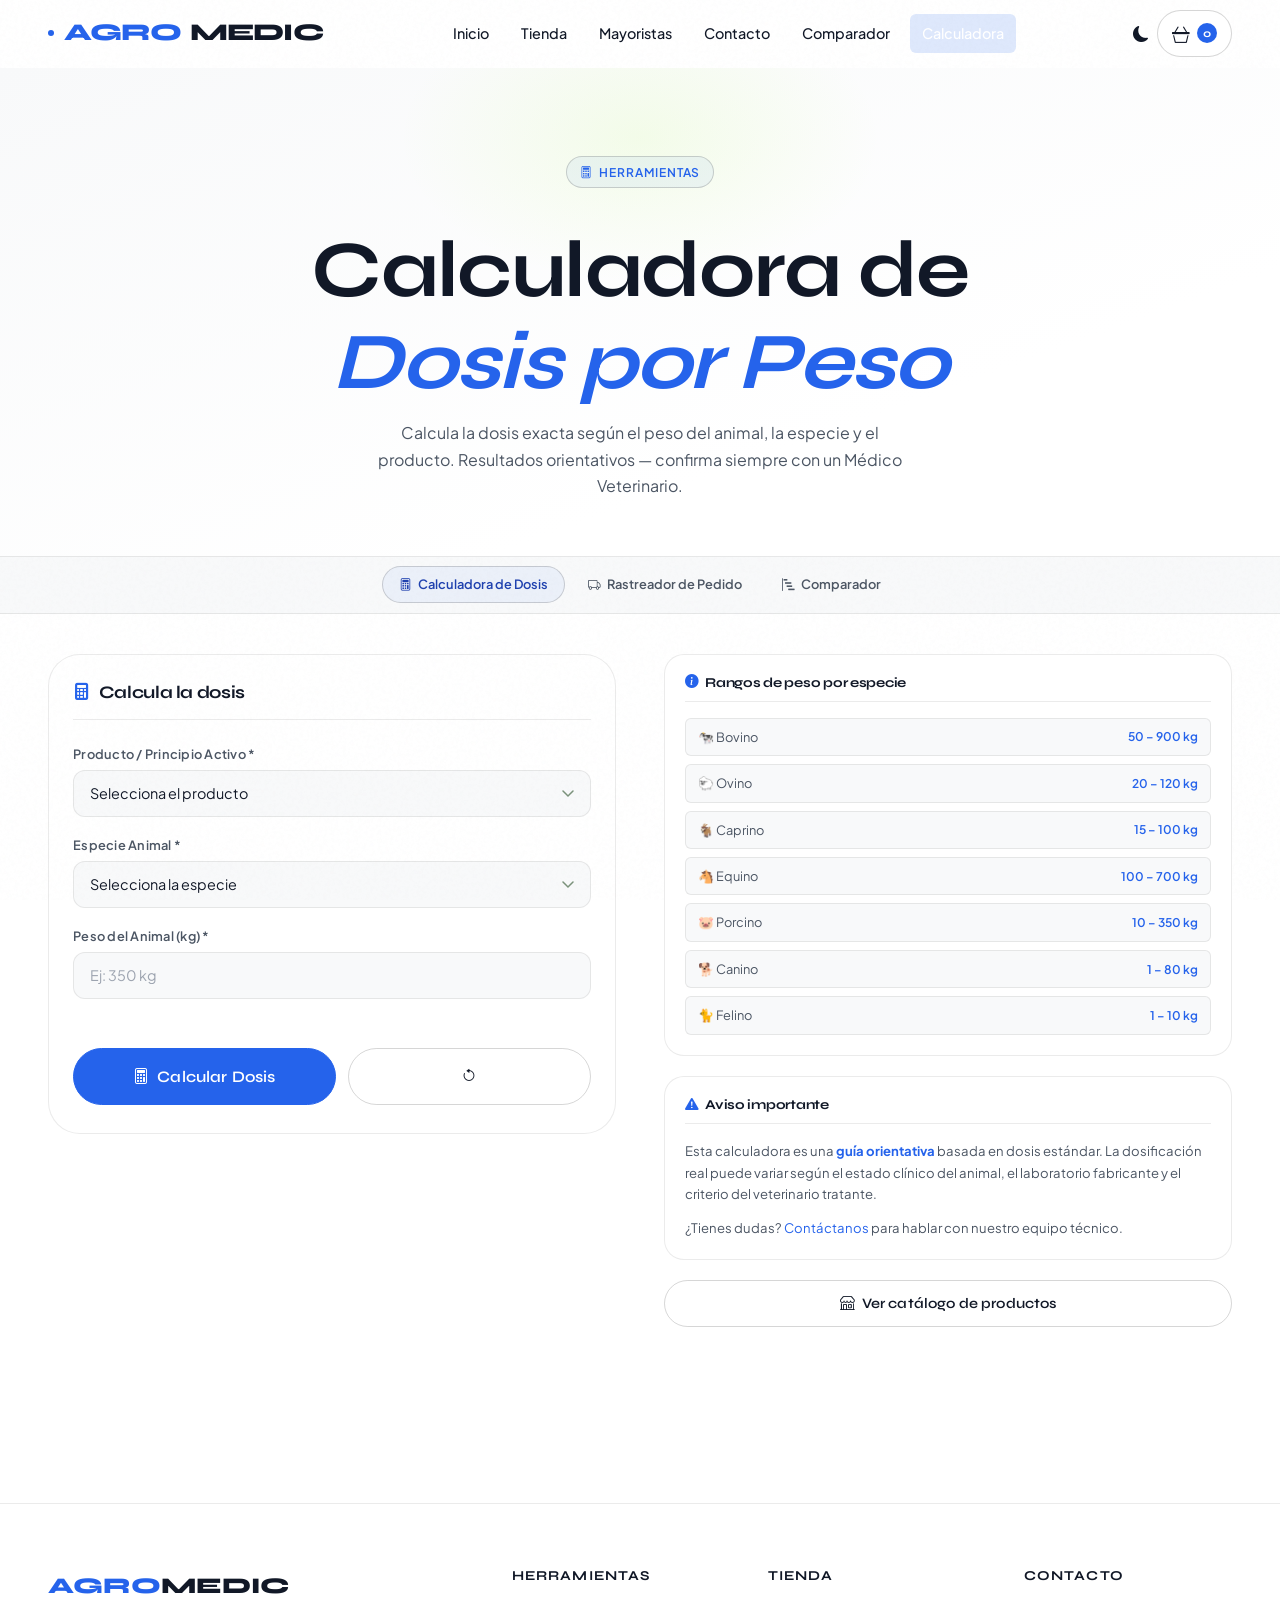
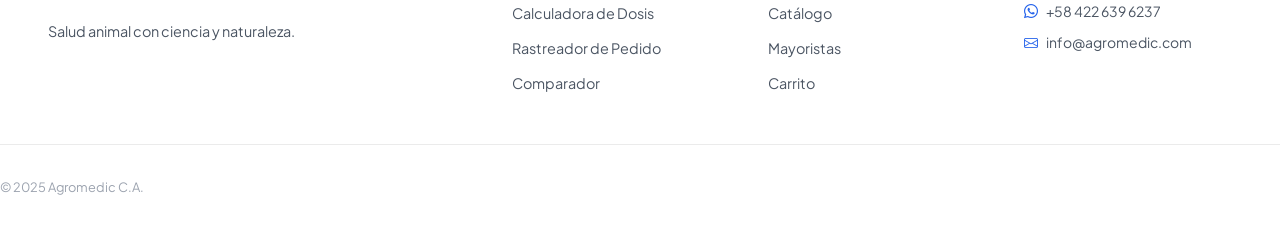
<file: calculadora.html>
<!DOCTYPE html>
<html lang="es">
<head>
  <meta charset="UTF-8">
  <meta name="viewport" content="width=device-width, initial-scale=1.0">
  <title>Calculadora de Dosis | AGROMEDIC</title>
  <link rel="preconnect" href="https://fonts.googleapis.com">
  <link rel="preconnect" href="https://fonts.gstatic.com" crossorigin>
  <link rel="stylesheet" href="css/base.css">
  <link rel="stylesheet" href="css/layout.css">
  <link rel="stylesheet" href="css/componentes.css">
  <link rel="stylesheet" href="css/herramientas.css">
  <link rel="stylesheet" href="https://cdn.jsdelivr.net/npm/bootstrap-icons@1.11.3/font/bootstrap-icons.min.css">
</head>
<body>
<header class="header scrolled" id="header">
  <div class="contenedor header__inner">
    <a href="index.html" class="header__logo"><span class="header__logo-dot"></span>AGRO<span>MEDIC</span></a>
    
    <nav class="nav" aria-label="Navegación principal">
      <a href="index.html"   class="nav__link">Inicio</a>
      <a href="tienda.html"  class="nav__link">Tienda</a>
      <a href="mayoristas.html" class="nav__link">Mayoristas</a>
      <a href="contacto.html"   class="nav__link">Contacto</a>
      <a href="comparador.html"   class="nav__link">Comparador</a>
      <a href="calculadora.html"   class="nav__link">Calculadora</a>
    </nav>

    <div class="header__acciones">
  <button class="btn-theme-toggle" id="btn-theme-toggle" aria-label="Cambiar tema oscuro/claro">
    <i class="bi bi-moon-fill" id="theme-icon"></i>
  </button>

  <a href="carrito.html" class="btn-carrito" aria-label="Ver carrito">
    <i class="bi bi-basket3"></i>
    <span class="contador-carrito" id="contador-carrito">0</span>
  </a>
  <button class="btn-menu" id="btn-menu" aria-label="Menú" aria-expanded="false">
    <span class="btn-menu__line"></span>
    <span class="btn-menu__line"></span>
    <span class="btn-menu__line"></span>
  </button>
</div>
  </div>
</header>
<div class="nav-drawer" id="nav-drawer">
  <div class="nav-drawer__overlay"></div>
  <div class="nav-drawer__panel">
    <a href="index.html" class="nav-drawer__link">Inicio</a>
    <a href="tienda.html" class="nav-drawer__link">Tienda</a>
    <a href="mayoristas.html" class="nav-drawer__link">Mayoristas</a>
    <a href="contacto.html" class="nav-drawer__link">Contacto</a>
    <div class="nav-drawer__footer">© 2025 Agromedic C.A.</div>
  </div>
</div>
<main>
  <section class="herr-hero">
    <div class="herr-hero__glow"></div>
    <div class="contenedor herr-hero__inner">
      <span class="section__tag"><i class="bi bi-calculator"></i> Herramientas</span>
      <h1 class="herr-hero__titulo">Calculadora de<br><em class="text-lime">Dosis por Peso</em></h1>
      <p class="herr-hero__desc">Calcula la dosis exacta según el peso del animal, la especie y el producto. Resultados orientativos — confirma siempre con un Médico Veterinario.</p>
    </div>
  </section>
  <nav class="herr-nav">
    <div class="herr-nav__inner">
      <a href="calculadora.html" class="herr-nav__link activo"><i class="bi bi-calculator"></i> Calculadora de Dosis</a>
      <a href="rastreador.html"  class="herr-nav__link"><i class="bi bi-truck"></i> Rastreador de Pedido</a>
      <a href="comparador.html"  class="herr-nav__link"><i class="bi bi-bar-chart-steps"></i> Comparador</a>
    </div>
  </nav>
  <section class="herr-section">
    <div class="contenedor">
      <div class="calc-layout">

        <!-- PANEL IZQUIERDO: ENTRADAS -->
        <div>
          <div class="calc-panel">
            <h2 class="calc-panel__titulo"><i class="bi bi-calculator-fill"></i> Calcula la dosis</h2>
            <div class="calc-campos">

              <div class="campo-wrap">
                <label class="campo-label" for="calc-select-producto">Producto / Principio Activo *</label>
                <select class="campo-select" id="calc-select-producto">
                  <option value="">Selecciona el producto</option>
                </select>
              </div>

              <div class="campo-wrap">
                <label class="campo-label" for="calc-select-especie">Especie Animal *</label>
                <select class="campo-select" id="calc-select-especie">
                  <option value="">Selecciona la especie</option>
                </select>
              </div>

              <div class="campo-wrap">
                <label class="campo-label" for="calc-input-peso">Peso del Animal (kg) *</label>
                <input class="campo-input" id="calc-input-peso" type="number"
                       min="1" max="1000" step="0.5" placeholder="Ej: 350 kg">
                <p class="calc-peso-hint" id="calc-peso-hint"></p>
              </div>

            </div>
            <div class="calc-btns">
              <button class="btn btn-primary btn-lg" id="calc-btn-calcular">
                <i class="bi bi-calculator"></i> Calcular Dosis
              </button>
              <button class="btn btn-secondary" id="calc-btn-reset">
                <i class="bi bi-arrow-counterclockwise"></i>
              </button>
            </div>
          </div>

          <!-- RESULTADO -->
          <div style="margin-top:1.5rem">
            <div class="calc-resultado" id="calc-resultado"></div>
          </div>
        </div>

        <!-- PANEL DERECHO: REFERENCIA -->
        <div class="calc-sidebar">
          <div class="calc-ref-card">
            <h4 class="calc-ref-titulo"><i class="bi bi-info-circle-fill"></i> Rangos de peso por especie</h4>
            <div class="calc-ref-lista">
              <div class="calc-ref-item"><span class="calc-ref-item__animal">🐄 Bovino</span><span class="calc-ref-item__rango">50 – 900 kg</span></div>
              <div class="calc-ref-item"><span class="calc-ref-item__animal">🐑 Ovino</span><span class="calc-ref-item__rango">20 – 120 kg</span></div>
              <div class="calc-ref-item"><span class="calc-ref-item__animal">🐐 Caprino</span><span class="calc-ref-item__rango">15 – 100 kg</span></div>
              <div class="calc-ref-item"><span class="calc-ref-item__animal">🐴 Equino</span><span class="calc-ref-item__rango">100 – 700 kg</span></div>
              <div class="calc-ref-item"><span class="calc-ref-item__animal">🐷 Porcino</span><span class="calc-ref-item__rango">10 – 350 kg</span></div>
              <div class="calc-ref-item"><span class="calc-ref-item__animal">🐕 Canino</span><span class="calc-ref-item__rango">1 – 80 kg</span></div>
              <div class="calc-ref-item"><span class="calc-ref-item__animal">🐈 Felino</span><span class="calc-ref-item__rango">1 – 10 kg</span></div>
            </div>
          </div>
          <div class="calc-ref-card">
            <h4 class="calc-ref-titulo"><i class="bi bi-exclamation-triangle-fill"></i> Aviso importante</h4>
            <p style="font-size:.82rem;color:var(--c-text-muted);line-height:1.65">
              Esta calculadora es una <strong style="color:var(--c-lime)">guía orientativa</strong> basada en dosis estándar. La dosificación real puede variar según el estado clínico del animal, el laboratorio fabricante y el criterio del veterinario tratante.
            </p>
            <p style="font-size:.82rem;color:var(--c-text-muted);line-height:1.65;margin-top:.75rem">
              ¿Tienes dudas? <a href="contacto.html" style="color:var(--c-lime)">Contáctanos</a> para hablar con nuestro equipo técnico.
            </p>
          </div>
          <a href="tienda.html" class="btn btn-secondary btn-full" style="text-align:center">
            <i class="bi bi-shop"></i> Ver catálogo de productos
          </a>
        </div>

      </div>
    </div>
  </section>
</main>
<footer class="footer">
  <div class="contenedor footer__grid">
    <div><div class="footer__logo">AGRO<span>MEDIC</span></div><p class="footer__desc">Salud animal con ciencia y naturaleza.</p></div>
    <div><h4 class="footer__col-title">Herramientas</h4><ul class="footer__links"><li><a href="calculadora.html">Calculadora de Dosis</a></li><li><a href="rastreador.html">Rastreador de Pedido</a></li><li><a href="comparador.html">Comparador</a></li></ul></div>
    <div><h4 class="footer__col-title">Tienda</h4><ul class="footer__links"><li><a href="tienda.html">Catálogo</a></li><li><a href="mayoristas.html">Mayoristas</a></li><li><a href="carrito.html">Carrito</a></li></ul></div>
    <div><h4 class="footer__col-title">Contacto</h4><p class="footer__contact-item"><i class="bi bi-whatsapp"></i> +58 422 639 6237</p><p class="footer__contact-item"><i class="bi bi-envelope"></i> info@agromedic.com</p></div>
  </div>
  <div class="footer__bottom"><p class="footer__copy">© 2025 Agromedic C.A.</p></div>
</footer>
<div class="toast" id="toast-global"><i class="toast__icon" id="toast-icono"></i><span id="toast-texto"></span></div>
<script src="js/app.js"></script>
<script src="js/herramientas.js"></script>
</body>
</html>
</file>
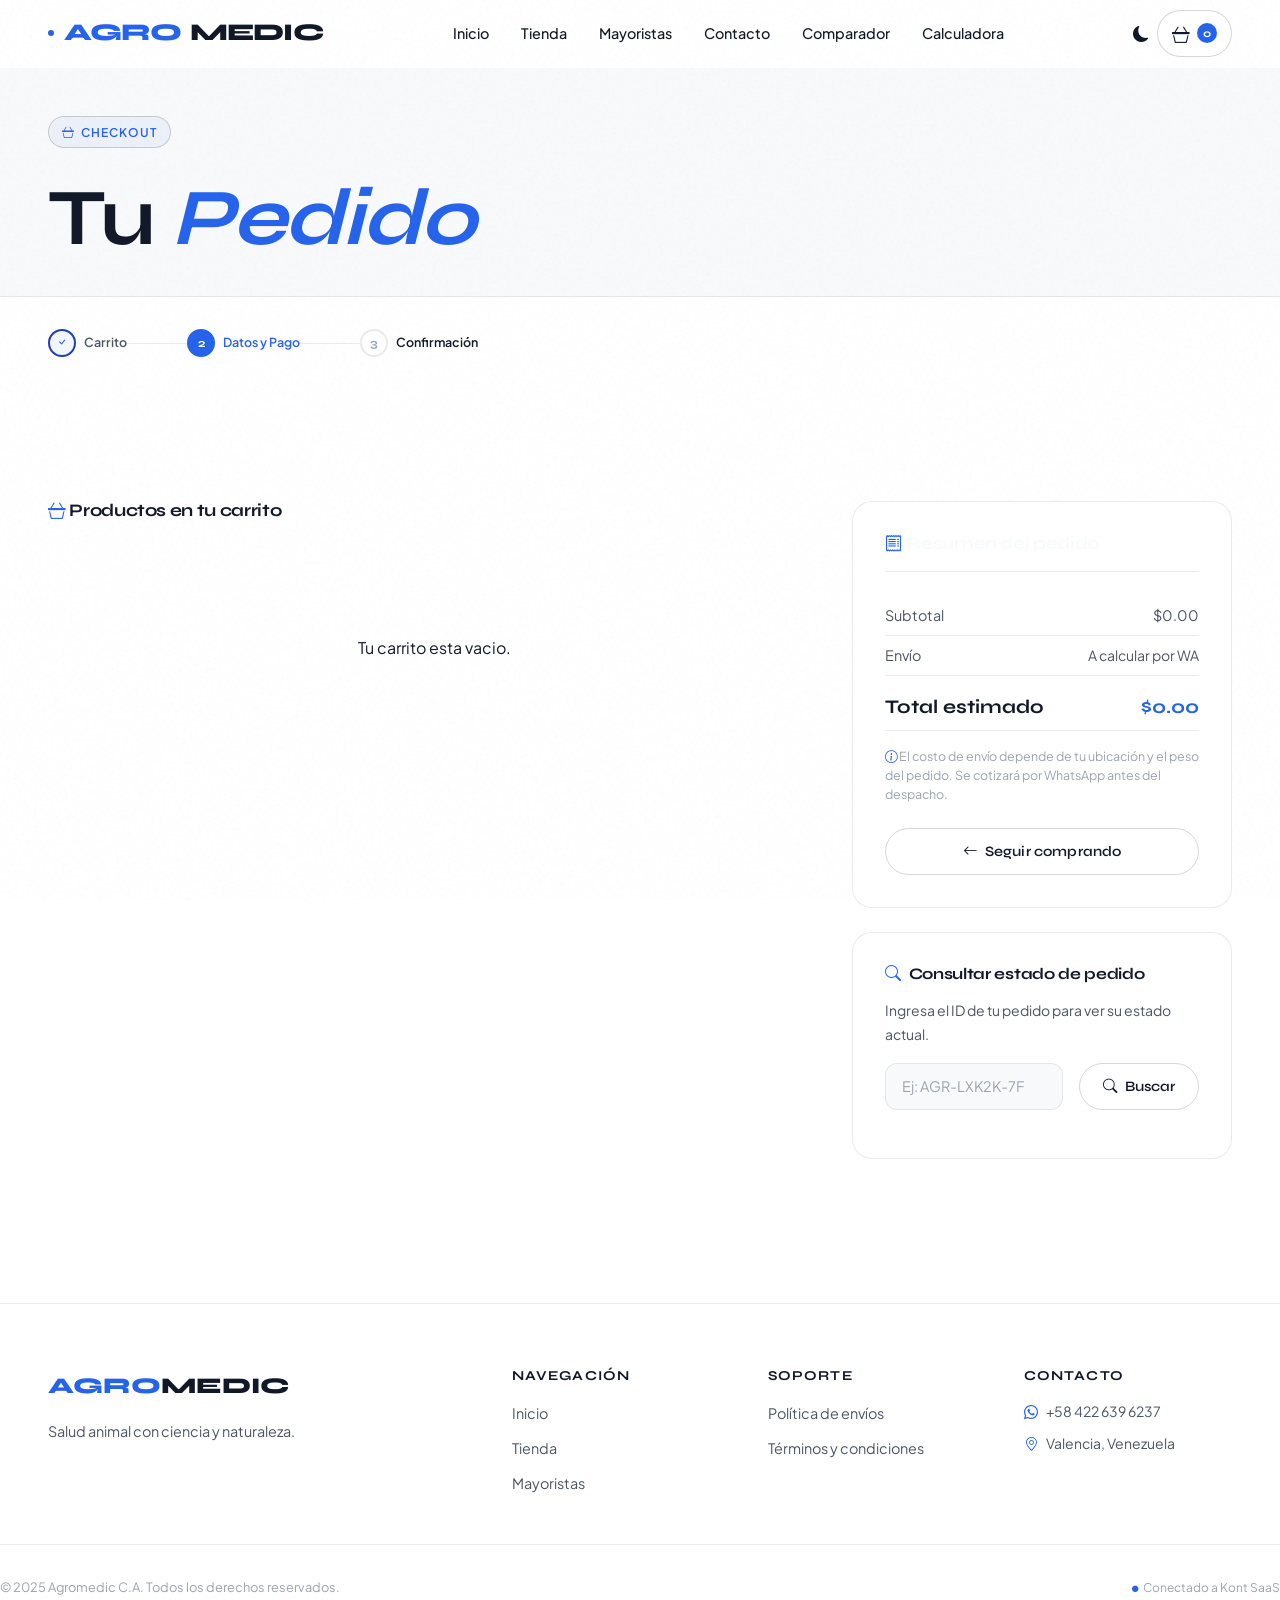
<file: carrito.html>
<!DOCTYPE html>
<html lang="es">
<head>
  <meta charset="UTF-8">
  <meta name="viewport" content="width=device-width, initial-scale=1.0">
  <title>Carrito y Checkout | AGROMEDIC</title>

  <link rel="preconnect" href="https://fonts.googleapis.com">
  <link rel="preconnect" href="https://fonts.gstatic.com" crossorigin>
  <link rel="stylesheet" href="css/main.css">
  <link rel="stylesheet" href="https://cdn.jsdelivr.net/npm/bootstrap-icons@1.11.3/font/bootstrap-icons.min.css">

  <style>
    .page-titulo {
      padding-block: 3rem 2rem;
      border-bottom: 1px solid var(--c-border);
      background: var(--c-bg-2);
    }

    .checkout-section {
      padding-block: var(--sp-6);
    }

    /* Sección de consulta de pedido */
    .consulta-pedido {
      background: var(--c-surface);
      border: 1px solid var(--c-border);
      border-radius: var(--radius-lg);
      padding: var(--sp-4);
      margin-top: var(--sp-6);
    }

    .consulta-pedido__titulo {
      font-family: var(--font-display);
      font-size: 1rem;
      font-weight: 700;
      color: var(--c-text);
      margin-bottom: var(--sp-2);
      display: flex;
      align-items: center;
      gap: .5rem;
    }

    .consulta-pedido__titulo i { color: var(--c-lime); }

    .consulta-form {
      display: flex;
      gap: var(--sp-2);
      flex-wrap: wrap;
    }

    .consulta-form .campo-input { flex: 1; min-width: 0; }

    #resultado-consulta { margin-top: var(--sp-2); }

    /* Separador de secciones */
    .checkout-divider {
      display: flex;
      align-items: center;
      gap: var(--sp-2);
      margin-block: var(--sp-4);
    }

    .checkout-divider::before,
    .checkout-divider::after {
      content: '';
      flex: 1;
      height: 1px;
      background: var(--c-border);
    }

    .checkout-divider span {
      font-size: .78rem;
      font-weight: 700;
      letter-spacing: .06em;
      text-transform: uppercase;
      color: var(--c-text-faint);
      white-space: nowrap;
    }

    /* Pasos del proceso */
    .proceso-wrap {
      overflow-x: auto;
      padding-bottom: .5rem;
      margin-bottom: var(--sp-4);
    }

    /* Confirmación */
    #confirmacion-pedido {
      display: none;
      flex-direction: column;
      align-items: center;
    }
  </style>
</head>
<body>

<!-- ── HEADER ─────────────────────────────────────────────── -->
<header class="header scrolled" id="header">
  <div class="contenedor header__inner">
    <a href="index.html" class="header__logo">
      <span class="header__logo-dot"></span>AGRO<span>MEDIC</span>
    </a>

    <nav class="nav" aria-label="Navegación principal">
      <a href="index.html"   class="nav__link">Inicio</a>
      <a href="tienda.html"  class="nav__link">Tienda</a>
      <a href="mayoristas.html" class="nav__link">Mayoristas</a>
      <a href="contacto.html"   class="nav__link">Contacto</a>
      <a href="comparador.html"   class="nav__link">Comparador</a>
      <a href="calculadora.html"   class="nav__link">Calculadora</a>
    </nav>

    <div class="header__acciones">
  <button class="btn-theme-toggle" id="btn-theme-toggle" aria-label="Cambiar tema oscuro/claro">
    <i class="bi bi-moon-fill" id="theme-icon"></i>
  </button>

  <a href="carrito.html" class="btn-carrito" aria-label="Ver carrito">
    <i class="bi bi-basket3"></i>
    <span class="contador-carrito" id="contador-carrito">0</span>
  </a>
  <button class="btn-menu" id="btn-menu" aria-label="Menú" aria-expanded="false">
    <span class="btn-menu__line"></span>
    <span class="btn-menu__line"></span>
    <span class="btn-menu__line"></span>
  </button>
</div>
  </div>
</header>

<!-- ── DRAWER MOBILE ──────────────────────────────────────── -->
<div class="nav-drawer" id="nav-drawer" role="dialog" aria-modal="true">
  <div class="nav-drawer__overlay"></div>
  <div class="nav-drawer__panel">
    <a href="index.html"   class="nav-drawer__link">Inicio</a>
    <a href="tienda.html"  class="nav-drawer__link">Tienda</a>
    <a href="mayoristas.html" class="nav-drawer__link">Mayoristas</a>
    <a href="contacto.html"   class="nav-drawer__link">Contacto</a>
    <a href="comparador.html"   class="nav-drawer__link">Comparador</a>
    <a href="calculadora.html"   class="nav-drawer__link">Calculadora</a>
    <div class="nav-drawer__footer">© 2025 Agromedic C.A.</div>
  </div>
</div>

<main>

  <!-- ── TÍTULO PÁGINA ──────────────────────────────────────── -->
  <div class="page-titulo">
    <div class="contenedor">
      <span class="section__tag"><i class="bi bi-basket3"></i> Checkout</span>
      <h1 style="margin-top:.5rem">Tu <em class="text-lime">Pedido</em></h1>
    </div>
  </div>

  <!-- ── PASOS ──────────────────────────────────────────────── -->
  <div class="contenedor" style="padding-top:2rem">
    <div class="proceso-wrap">
      <div class="proceso-pasos">
        <div class="proceso-paso completado">
          <div class="proceso-paso__num"><i class="bi bi-check"></i></div>
          <span class="proceso-paso__label">Carrito</span>
        </div>
        <div class="proceso-linea"></div>
        <div class="proceso-paso activo">
          <div class="proceso-paso__num">2</div>
          <span class="proceso-paso__label">Datos y Pago</span>
        </div>
        <div class="proceso-linea"></div>
        <div class="proceso-paso">
          <div class="proceso-paso__num">3</div>
          <span class="proceso-paso__label">Confirmación</span>
        </div>
      </div>
    </div>
  </div>

  <!-- ── LAYOUT PRINCIPAL ───────────────────────────────────── -->
  <section class="checkout-section">
    <div class="contenedor">

      <!-- Confirmación (oculta hasta que se procesa el pedido) -->
      <div id="confirmacion-pedido">
        <div class="confirmacion-box">
          <div class="confirmacion-icon"><i class="bi bi-check-lg"></i></div>
          <h2 class="text-cream">¡Pedido enviado!</h2>
          <p class="text-muted" style="max-width:440px">
            Tu pedido ha sido registrado. Nos comunicaremos por WhatsApp para coordinar el envío y confirmar el pago.
          </p>
          <div class="confirmacion-id">
            <i class="bi bi-hash"></i>
            <span id="confirmacion-id-valor">AGR-XXXXXX</span>
          </div>
          <p class="text-xs text-muted" style="margin-top:.5rem">
            Guarda este código para consultar el estado de tu pedido.
          </p>
          <div style="display:flex;gap:1rem;flex-wrap:wrap;justify-content:center;margin-top:1.5rem">
            <a href="tienda.html" class="btn btn-secondary">
              <i class="bi bi-shop"></i> Seguir comprando
            </a>
            <button class="btn btn-primary" onclick="document.getElementById('form-consultar-pedido').scrollIntoView({behavior:'smooth'})">
              <i class="bi bi-search"></i> Consultar estado
            </button>
          </div>
        </div>
      </div>

      <!-- Layout carrito + form (oculto tras confirmación) -->
      <div class="carrito-layout" id="carrito-layout">

        <!-- ── COLUMNA IZQUIERDA: Lista + Formulario ── -->
        <div>
          <!-- Lista de productos -->
          <h2 class="text-cream" style="font-size:1.1rem;margin-bottom:1rem">
            <i class="bi bi-basket3" style="color:var(--c-lime)"></i> Productos en tu carrito
          </h2>
          <div class="carrito-lista" id="carrito-lista">
            <!-- Renderizado por JS -->
          </div>

          <!-- Formulario checkout (oculto si carrito vacío) -->
          <form class="checkout-form" id="checkout-form" style="display:none" novalidate>

            <!-- DATOS PERSONALES -->
            <div class="checkout-divider"><span>Datos de contacto</span></div>

            <div class="form-grupo">
              <div class="form-fila">
                <div class="campo-wrap">
                  <label class="campo-label" for="ch-nombre">Nombre completo *</label>
                  <input class="campo-input" id="ch-nombre" name="nombre" type="text"
                         placeholder="Ej: María González" required autocomplete="name">
                </div>
                <div class="campo-wrap">
                  <label class="campo-label" for="ch-telefono">WhatsApp *</label>
                  <input class="campo-input" id="ch-telefono" name="telefono" type="tel"
                         placeholder="Ej: 0412 555 1234" required autocomplete="tel">
                </div>
              </div>
              <div class="campo-wrap">
                <label class="campo-label" for="ch-email">Correo electrónico (opcional)</label>
                <input class="campo-input" id="ch-email" name="email" type="email"
                       placeholder="tu@correo.com" autocomplete="email">
              </div>
            </div>

            <!-- DATOS DE ENVÍO -->
            <div class="checkout-divider"><span>Datos de envío</span></div>

            <div class="form-grupo">
              <div class="form-fila">
                <div class="campo-wrap">
                  <label class="campo-label" for="select-estado">Estado *</label>
                  <select class="campo-select" id="select-estado" name="estado" required>
                    <option value="">Selecciona tu Estado</option>
                  </select>
                </div>
                <div class="campo-wrap">
                  <label class="campo-label" for="select-ciudad">Ciudad *</label>
                  <select class="campo-select" id="select-ciudad" name="ciudad" required>
                    <option value="">Selecciona tu Ciudad</option>
                  </select>
                </div>
              </div>
              <div class="campo-wrap">
                <label class="campo-label" for="ch-direccion">Dirección (opcional)</label>
                <input class="campo-input" id="ch-direccion" name="direccion" type="text"
                       placeholder="Urb., Calle, Número..." autocomplete="street-address">
              </div>
            </div>

            <!-- MÉTODO DE PAGO -->
            <div class="checkout-divider"><span>Método de pago</span></div>

            <div class="form-grupo">
              <p class="text-sm text-muted" style="margin-bottom:.75rem">Selecciona cómo realizarás tu pago:</p>

              <div class="pago-metodos" role="group" aria-label="Métodos de pago">
                <button type="button" class="pago-metodo-btn" data-metodo="pagomovil">
                  <i class="bi bi-phone"></i>
                  <span>Pago Móvil</span>
                </button>
                <button type="button" class="pago-metodo-btn" data-metodo="transferencia">
                  <i class="bi bi-bank"></i>
                  <span>Transferencia</span>
                </button>
                <button type="button" class="pago-metodo-btn" data-metodo="zelle">
                  <i class="bi bi-currency-dollar"></i>
                  <span>Zelle</span>
                </button>
                <button type="button" class="pago-metodo-btn" data-metodo="binance">
                  <i class="bi bi-currency-bitcoin"></i>
                  <span>Binance</span>
                </button>
                <button type="button" class="pago-metodo-btn" data-metodo="efectivo">
                  <i class="bi bi-cash-stack"></i>
                  <span>Efectivo</span>
                </button>
              </div>

              <!-- ── CAMPOS PAGO MÓVIL ── -->
              <div class="pago-campos" id="pago-campos-pagomovil">
                <div class="pago-info-box">
                  <i class="bi bi-info-circle"></i>
                  <span>
                    <strong>Datos para Pago Móvil:</strong><br>
                    Banco: Banesco · Teléfono: <strong>0412-5551234</strong> · RIF: <strong>J-123456789</strong>
                  </span>
                </div>
                <div class="form-fila">
                  <div class="campo-wrap">
                    <label class="campo-label">Tu Banco de Origen *</label>
                    <select class="campo-select" id="select-banco-pagomovil" name="banco_origen">
                      <option value="">Selecciona tu banco</option>
                    </select>
                  </div>
                  <div class="campo-wrap">
                    <label class="campo-label">Teléfono emisor *</label>
                    <input class="campo-input" name="telefono_pago" type="tel" placeholder="04XX XXX XXXX">
                  </div>
                </div>
                <div class="form-fila">
                  <div class="campo-wrap">
                    <label class="campo-label">Cédula / RIF *</label>
                    <input class="campo-input" name="cedula_pago" type="text" placeholder="V-12345678">
                  </div>
                  <div class="campo-wrap">
                    <label class="campo-label">Número de referencia *</label>
                    <input class="campo-input" name="referencia_pagomovil" type="text" placeholder="Últimos 8 dígitos">
                  </div>
                </div>
              </div>

              <!-- ── CAMPOS TRANSFERENCIA ── -->
              <div class="pago-campos" id="pago-campos-transferencia">
                <div class="pago-info-box">
                  <i class="bi bi-info-circle"></i>
                  <span>
                    <strong>Datos para Transferencia:</strong><br>
                    Banco: Mercantil · Cuenta Corriente: <strong>0105-XXXX-XX</strong> · A nombre de: <strong>Agromedic C.A.</strong> · RIF: <strong>J-123456789</strong>
                  </span>
                </div>
                <div class="form-fila">
                  <div class="campo-wrap">
                    <label class="campo-label">Tu Banco de Origen *</label>
                    <select class="campo-select" id="select-banco-transferencia" name="banco_transferencia">
                      <option value="">Selecciona tu banco</option>
                    </select>
                  </div>
                  <div class="campo-wrap">
                    <label class="campo-label">Número de referencia *</label>
                    <input class="campo-input" name="referencia_transferencia" type="text" placeholder="Ej: 1234567890">
                  </div>
                </div>
                <div class="campo-wrap">
                  <label class="campo-label">Titular de la cuenta emisora *</label>
                  <input class="campo-input" name="titular_transferencia" type="text" placeholder="Nombre completo">
                </div>
              </div>

              <!-- ── CAMPOS ZELLE ── -->
              <div class="pago-campos" id="pago-campos-zelle">
                <div class="pago-info-box">
                  <i class="bi bi-info-circle"></i>
                  <span>
                    <strong>Enviar Zelle a:</strong><br>
                    Correo: <strong>pagos@agromedic.com</strong> · Titular: <strong>Carlos Pérez</strong>
                  </span>
                </div>
                <div class="form-fila">
                  <div class="campo-wrap">
                    <label class="campo-label">Correo Zelle emisor *</label>
                    <input class="campo-input" name="zelle_correo" type="email" placeholder="tu@email.com">
                  </div>
                  <div class="campo-wrap">
                    <label class="campo-label">Titular de tu cuenta Zelle *</label>
                    <input class="campo-input" name="zelle_titular" type="text" placeholder="Nombre completo">
                  </div>
                </div>
                <div class="campo-wrap">
                  <label class="campo-label">Número de confirmación Zelle *</label>
                  <input class="campo-input" name="zelle_confirmacion" type="text" placeholder="Ej: Z-XXXXXXXXXX">
                </div>
              </div>

              <!-- ── CAMPOS BINANCE ── -->
              <div class="pago-campos" id="pago-campos-binance">
                <div class="pago-info-box">
                  <i class="bi bi-info-circle"></i>
                  <span>
                    <strong>Binance Pay (USDT):</strong><br>
                    Pay ID: <strong>123456789</strong> · Agromedic C.A. · Acepta USDT en red BEP-20
                  </span>
                </div>
                <div class="campo-wrap">
                  <label class="campo-label">Tu Pay ID de Binance *</label>
                  <input class="campo-input" name="binance_payid" type="text" placeholder="Ej: 987654321">
                </div>
                <div class="campo-wrap">
                  <label class="campo-label">ID de transacción Binance *</label>
                  <input class="campo-input" name="binance_txid" type="text" placeholder="Ej: ORD-XXXXXXXXXX">
                </div>
              </div>

              <!-- ── EFECTIVO ── -->
              <div class="pago-campos" id="pago-campos-efectivo">
                <div class="pago-info-box">
                  <i class="bi bi-info-circle"></i>
                  <span>
                    <strong>Pago en Efectivo:</strong><br>
                    Acepta: USD · EUR · BsD (tasa BCV del día)<br>
                    Disponible para retiro en tienda (Valencia) o pago contra entrega en algunos sectores.
                  </span>
                </div>
                <div class="campo-wrap">
                  <label class="campo-label">Tipo de divisas *</label>
                  <select class="campo-select" name="efectivo_divisa">
                    <option value="">Selecciona</option>
                    <option value="USD">Dólares (USD)</option>
                    <option value="EUR">Euros (EUR)</option>
                    <option value="BsD">Bolívares (BsD)</option>
                  </select>
                </div>
                <div class="campo-wrap">
                  <label class="campo-label">Modalidad *</label>
                  <select class="campo-select" name="efectivo_modalidad">
                    <option value="">Selecciona</option>
                    <option value="retiro_tienda">Retiro en tienda (Valencia)</option>
                    <option value="contra_entrega">Pago contra entrega</option>
                  </select>
                </div>
              </div>

            </div><!-- /form-grupo pago -->

            <!-- NOTAS ADICIONALES -->
            <div class="form-grupo">
              <div class="campo-wrap">
                <label class="campo-label" for="ch-notas">Notas adicionales (opcional)</label>
                <textarea class="campo-textarea" id="ch-notas" name="notas"
                          placeholder="¿Alguna indicación especial para tu pedido?"></textarea>
              </div>
            </div>

            <!-- BOTÓN SUBMIT -->
            <button type="submit" class="btn btn-primary btn-full btn-xl" id="btn-checkout-submit">
              <i class="bi bi-send-fill"></i> Confirmar Pedido
            </button>

            <p class="text-xs text-muted text-center" style="margin-top:.75rem">
              <i class="bi bi-shield-lock" style="color:var(--c-lime)"></i>
              Tu pedido se registrará en nuestro sistema Kont. Confirmaremos todo por WhatsApp.
            </p>

          </form><!-- /checkout-form -->
        </div>

        <!-- ── COLUMNA DERECHA: Resumen + Consulta ── -->
        <div>
          <!-- Panel resumen -->
          <div class="resumen-panel">
            <h3 class="resumen-panel__titulo">
              <i class="bi bi-receipt" style="color:var(--c-lime)"></i> Resumen del pedido
            </h3>

            <div class="resumen-linea">
              <span>Subtotal</span>
              <span id="subtotal-carrito">$0.00</span>
            </div>
            <div class="resumen-linea">
              <span>Envío</span>
              <span class="text-muted text-sm">A calcular por WA</span>
            </div>
            <div class="resumen-linea total">
              <span>Total estimado</span>
              <span id="total-carrito">$0.00</span>
            </div>

            <p class="resumen-nota">
              <i class="bi bi-info-circle" style="color:var(--c-lime)"></i>
              El costo de envío depende de tu ubicación y el peso del pedido. Se cotizará por WhatsApp antes del despacho.
            </p>

            <div style="display:flex;flex-direction:column;gap:.75rem;margin-top:1.5rem">
              <a href="tienda.html" class="btn btn-secondary btn-full">
                <i class="bi bi-arrow-left"></i> Seguir comprando
              </a>
            </div>
          </div>

          <!-- Consulta de estado de pedido -->
          <div class="consulta-pedido" style="margin-top:1.5rem">
            <h4 class="consulta-pedido__titulo">
              <i class="bi bi-search"></i> Consultar estado de pedido
            </h4>
            <p class="text-sm text-muted" style="margin-bottom:1rem">
              Ingresa el ID de tu pedido para ver su estado actual.
            </p>
            <form class="consulta-form" id="form-consultar-pedido">
              <input class="campo-input" id="input-id-pedido" type="text"
                     placeholder="Ej: AGR-LXK2K-7F" autocomplete="off">
              <button type="submit" class="btn btn-secondary" style="flex-shrink:0">
                <i class="bi bi-search"></i> Buscar
              </button>
            </form>
            <div id="resultado-consulta"></div>
          </div>

        </div>
      </div><!-- /carrito-layout -->
    </div>
  </section>

</main>

<!-- ── FOOTER ─────────────────────────────────────────────── -->
<footer class="footer">
  <div class="contenedor footer__grid">
    <div>
      <div class="footer__logo">AGRO<span>MEDIC</span></div>
      <p class="footer__desc">Salud animal con ciencia y naturaleza.</p>
    </div>
    <div>
      <h4 class="footer__col-title">Navegación</h4>
      <ul class="footer__links">
        <li><a href="index.html">Inicio</a></li>
        <li><a href="tienda.html">Tienda</a></li>
        <li><a href="mayoristas.html">Mayoristas</a></li>
      </ul>
    </div>
    <div>
      <h4 class="footer__col-title">Soporte</h4>
      <ul class="footer__links">
        <li><a href="#">Política de envíos</a></li>
        <li><a href="#">Términos y condiciones</a></li>
      </ul>
    </div>
    <div>
      <h4 class="footer__col-title">Contacto</h4>
      <p class="footer__contact-item"><i class="bi bi-whatsapp"></i> +58 422 639 6237</p>
      <p class="footer__contact-item"><i class="bi bi-geo-alt"></i> Valencia, Venezuela</p>
    </div>
  </div>
  <div class="footer__bottom">
    <p class="footer__copy">© 2025 Agromedic C.A. Todos los derechos reservados.</p>
    <span class="footer__badge"><i class="bi bi-circle-fill" style="font-size:.4rem"></i> Conectado a Kont SaaS</span>
  </div>
</footer>

<!-- ── TOAST ───────────────────────────────────────────────── -->
<div class="toast" id="toast-global" role="alert" aria-live="polite">
  <i class="bi bi-check-circle-fill toast__icon" id="toast-icono"></i>
  <span class="toast__texto" id="toast-texto"></span>
</div>

<script src="js/app.js"></script>
</body>
</html>
</file>
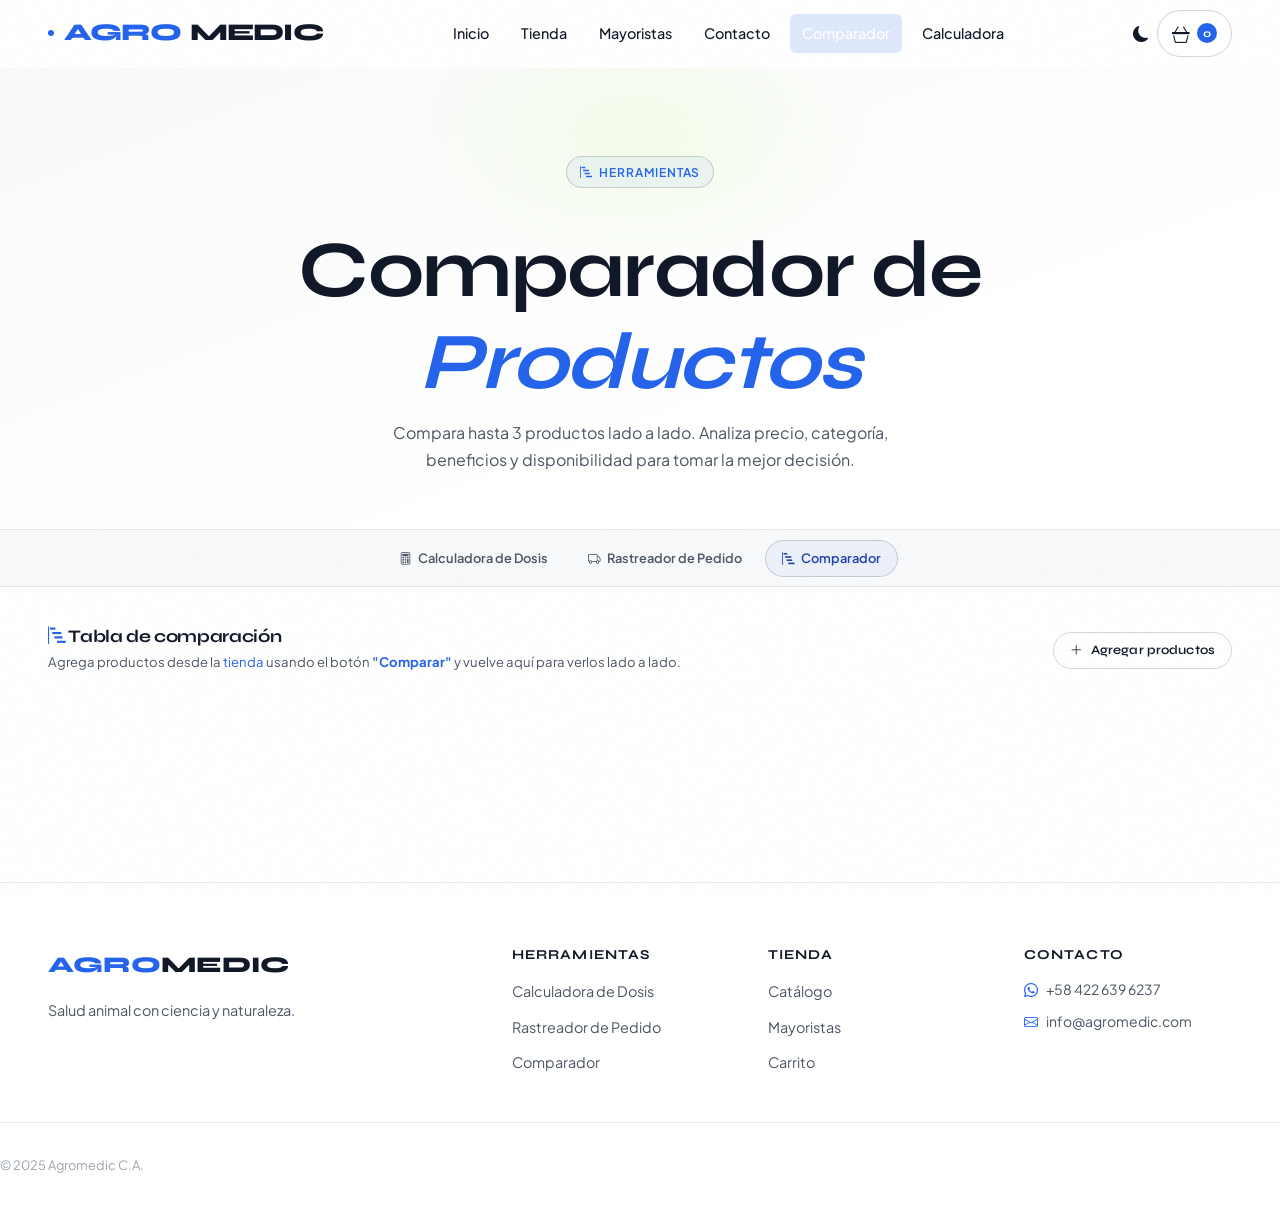
<file: comparador.html>
<!DOCTYPE html>
<html lang="es">
<head>
  <meta charset="UTF-8">
  <meta name="viewport" content="width=device-width, initial-scale=1.0">
  <title>Comparador de Productos | AGROMEDIC</title>
  <link rel="preconnect" href="https://fonts.googleapis.com">
  <link rel="preconnect" href="https://fonts.gstatic.com" crossorigin>
  <link rel="stylesheet" href="css/base.css">
  <link rel="stylesheet" href="css/layout.css">
  <link rel="stylesheet" href="css/componentes.css">
  <link rel="stylesheet" href="css/herramientas.css">
  <link rel="stylesheet" href="https://cdn.jsdelivr.net/npm/bootstrap-icons@1.11.3/font/bootstrap-icons.min.css">
</head>
<body>
<header class="header scrolled" id="header">
  <div class="contenedor header__inner">
    <a href="index.html" class="header__logo"><span class="header__logo-dot"></span>AGRO<span>MEDIC</span></a>
    <nav class="nav" aria-label="Navegación principal">
      <a href="index.html"   class="nav__link">Inicio</a>
      <a href="tienda.html"  class="nav__link">Tienda</a>
      <a href="mayoristas.html" class="nav__link">Mayoristas</a>
      <a href="contacto.html"   class="nav__link">Contacto</a>
      <a href="comparador.html"   class="nav__link">Comparador</a>
      <a href="calculadora.html"   class="nav__link">Calculadora</a>
    </nav>
    <div class="header__acciones">
  <button class="btn-theme-toggle" id="btn-theme-toggle" aria-label="Cambiar tema oscuro/claro">
    <i class="bi bi-moon-fill" id="theme-icon"></i>
  </button>

  <a href="carrito.html" class="btn-carrito" aria-label="Ver carrito">
    <i class="bi bi-basket3"></i>
    <span class="contador-carrito" id="contador-carrito">0</span>
  </a>
  <button class="btn-menu" id="btn-menu" aria-label="Menú" aria-expanded="false">
    <span class="btn-menu__line"></span>
    <span class="btn-menu__line"></span>
    <span class="btn-menu__line"></span>
  </button>
</div>
  </div>
</header>
<div class="nav-drawer" id="nav-drawer">
  <div class="nav-drawer__overlay"></div>
  <div class="nav-drawer__panel">
    <a href="index.html"      class="nav-drawer__link">Inicio</a>
    <a href="tienda.html"     class="nav-drawer__link">Tienda</a>
    <a href="mayoristas.html" class="nav-drawer__link">Mayoristas</a>
    <a href="contacto.html"   class="nav-drawer__link">Contacto</a>
    <div class="nav-drawer__footer">© 2025 Agromedic C.A.</div>
  </div>
</div>
<main>
  <section class="herr-hero">
    <div class="herr-hero__glow"></div>
    <div class="contenedor herr-hero__inner">
      <span class="section__tag"><i class="bi bi-bar-chart-steps"></i> Herramientas</span>
      <h1 class="herr-hero__titulo">Comparador de<br><em class="text-lime">Productos</em></h1>
      <p class="herr-hero__desc">Compara hasta 3 productos lado a lado. Analiza precio, categoría, beneficios y disponibilidad para tomar la mejor decisión.</p>
    </div>
  </section>
  <nav class="herr-nav">
    <div class="herr-nav__inner">
      <a href="calculadora.html" class="herr-nav__link"><i class="bi bi-calculator"></i> Calculadora de Dosis</a>
      <a href="rastreador.html"  class="herr-nav__link"><i class="bi bi-truck"></i> Rastreador de Pedido</a>
      <a href="comparador.html"  class="herr-nav__link activo"><i class="bi bi-bar-chart-steps"></i> Comparador</a>
    </div>
  </nav>
  <section class="herr-section">
    <div class="contenedor">

      <!-- Instrucciones si no hay productos -->
      <div style="margin-bottom:2rem;display:flex;align-items:center;justify-content:space-between;flex-wrap:wrap;gap:1rem">
        <div>
          <h2 style="font-size:1.1rem;color:var(--c-text)">
            <i class="bi bi-bar-chart-steps" style="color:var(--c-lime)"></i>
            Tabla de comparación
          </h2>
          <p style="font-size:.82rem;color:var(--c-text-muted);margin-top:.25rem">
            Agrega productos desde la <a href="tienda.html" style="color:var(--c-lime)">tienda</a> usando el botón
            <strong style="color:var(--c-lime)">"Comparar"</strong> y vuelve aquí para verlos lado a lado.
          </p>
        </div>
        <a href="tienda.html" class="btn btn-secondary btn-sm" style="flex-shrink:0">
          <i class="bi bi-plus-lg"></i> Agregar productos
        </a>
      </div>

      <!-- Tabla dinámica -->
      <div id="comp-tabla-wrap"></div>

    </div>
  </section>
</main>
<footer class="footer">
  <div class="contenedor footer__grid">
    <div><div class="footer__logo">AGRO<span>MEDIC</span></div><p class="footer__desc">Salud animal con ciencia y naturaleza.</p></div>
    <div><h4 class="footer__col-title">Herramientas</h4><ul class="footer__links"><li><a href="calculadora.html">Calculadora de Dosis</a></li><li><a href="rastreador.html">Rastreador de Pedido</a></li><li><a href="comparador.html">Comparador</a></li></ul></div>
    <div><h4 class="footer__col-title">Tienda</h4><ul class="footer__links"><li><a href="tienda.html">Catálogo</a></li><li><a href="mayoristas.html">Mayoristas</a></li><li><a href="carrito.html">Carrito</a></li></ul></div>
    <div><h4 class="footer__col-title">Contacto</h4><p class="footer__contact-item"><i class="bi bi-whatsapp"></i> +58 422 639 6237</p><p class="footer__contact-item"><i class="bi bi-envelope"></i> info@agromedic.com</p></div>
  </div>
  <div class="footer__bottom"><p class="footer__copy">© 2025 Agromedic C.A.</p></div>
</footer>
<div class="toast" id="toast-global"><i class="toast__icon" id="toast-icono"></i><span id="toast-texto"></span></div>
<script src="js/app.js"></script>
<script src="js/herramientas.js"></script>
</body>
</html>
</file>
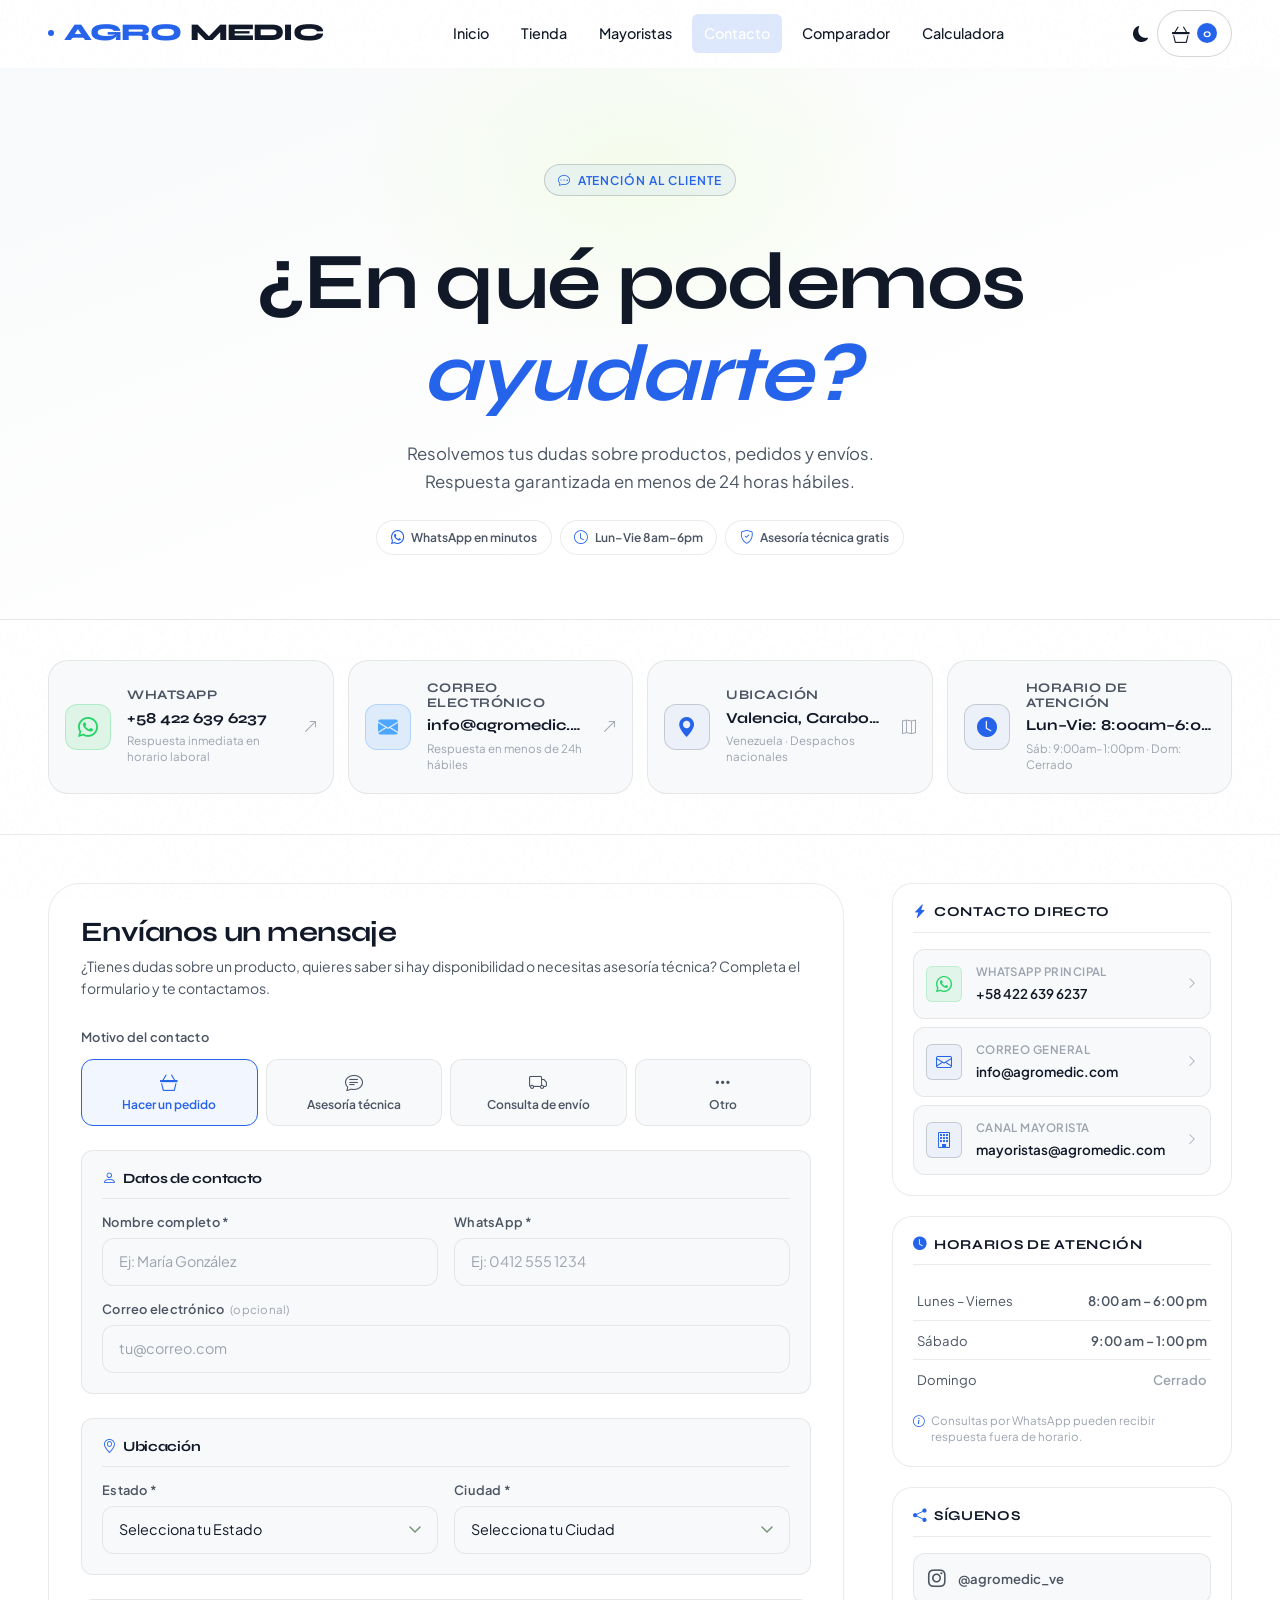
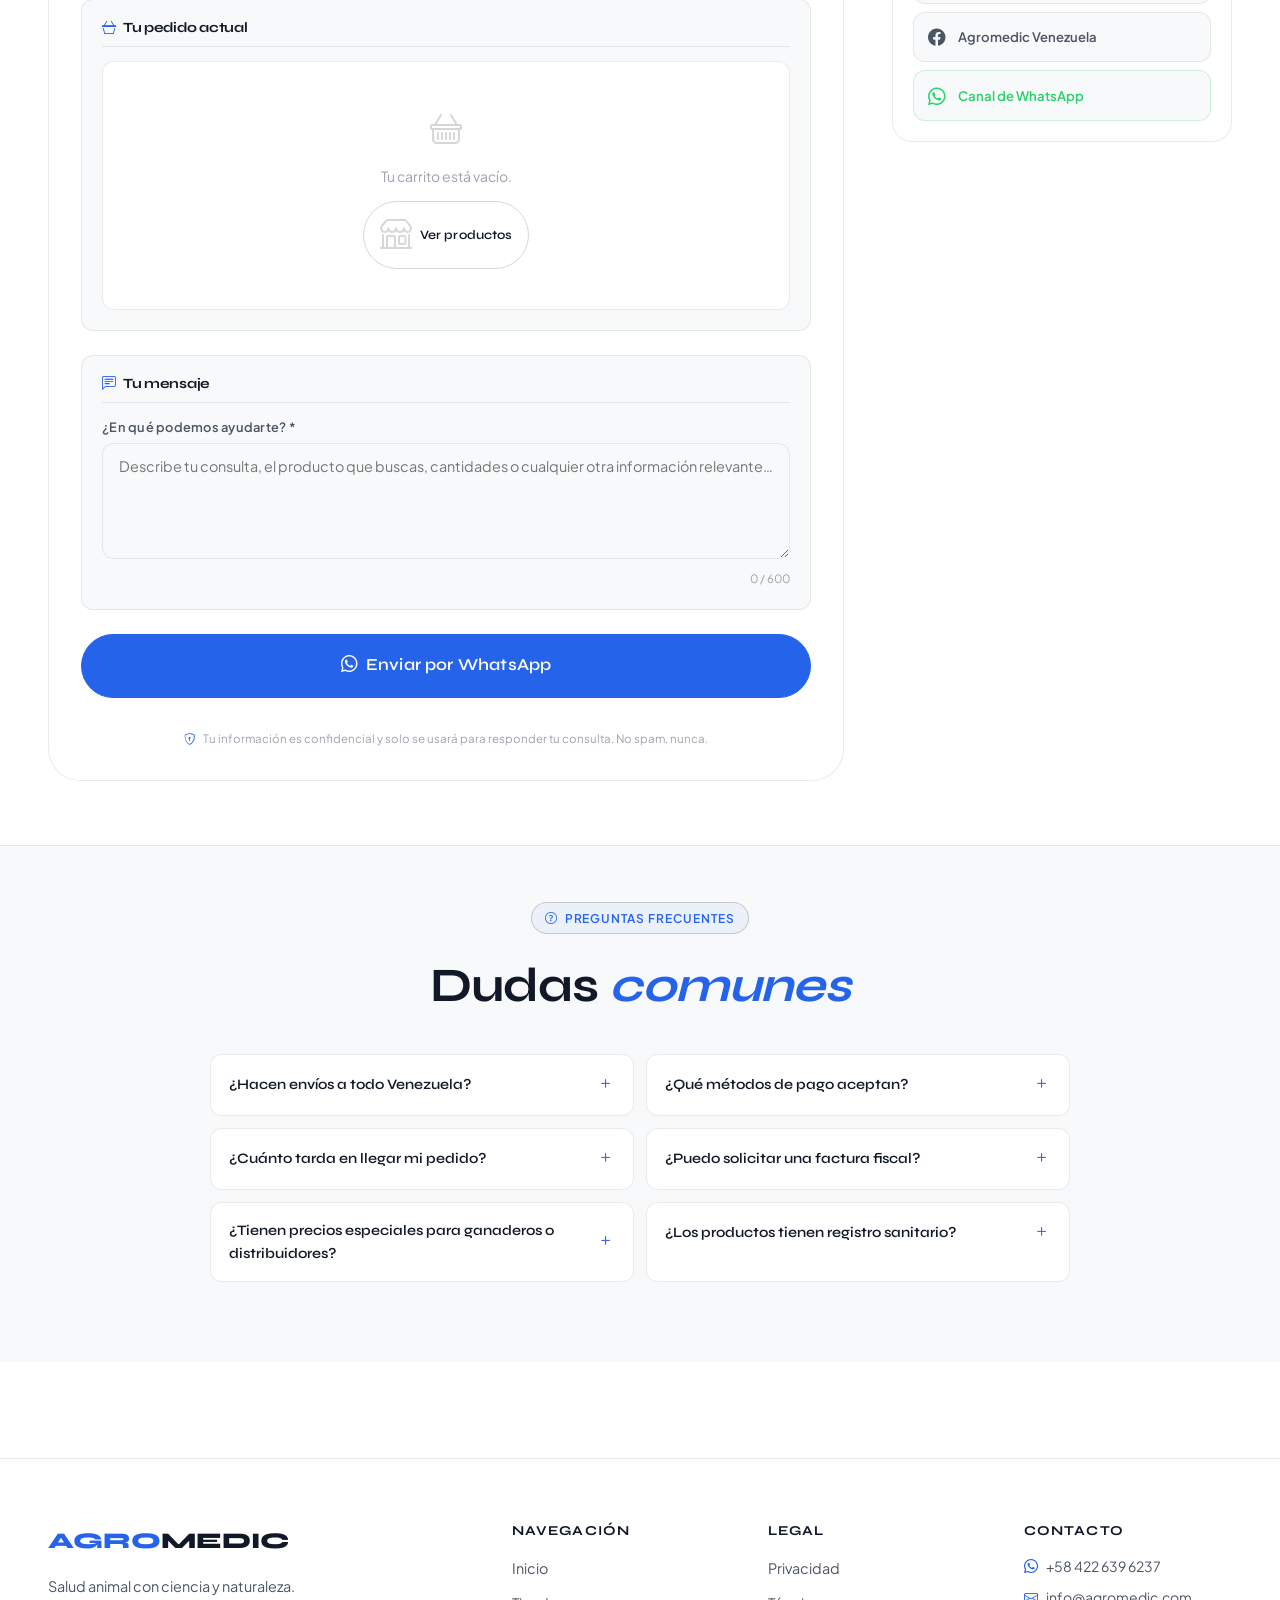
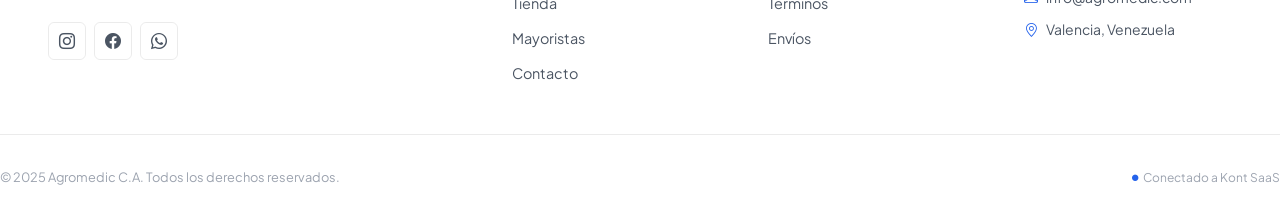
<file: contacto.html>
<!DOCTYPE html>
<html lang="es">
<head>
  <meta charset="UTF-8">
  <meta name="viewport" content="width=device-width, initial-scale=1.0">
  <meta name="description" content="Contáctanos — Agromedic Venezuela. Asesoría veterinaria, pedidos y soporte por WhatsApp, correo o formulario.">
  <title>Contacto | AGROMEDIC</title>

  <link rel="preconnect" href="https://fonts.googleapis.com">
  <link rel="preconnect" href="https://fonts.gstatic.com" crossorigin>
  <link rel="stylesheet" href="css/main.css">
  <link rel="stylesheet" href="https://cdn.jsdelivr.net/npm/bootstrap-icons@1.11.3/font/bootstrap-icons.min.css">
</head>
<body>

<!-- ── HEADER ─────────────────────────────────────────────── -->
<header class="header" id="header">
  <div class="contenedor header__inner">
    <a href="index.html" class="header__logo">
      <span class="header__logo-dot"></span>AGRO<span>MEDIC</span>
    </a>
    <nav class="nav" aria-label="Navegación principal">
      <a href="index.html"   class="nav__link">Inicio</a>
      <a href="tienda.html"  class="nav__link">Tienda</a>
      <a href="mayoristas.html" class="nav__link">Mayoristas</a>
      <a href="contacto.html"   class="nav__link">Contacto</a>
      <a href="comparador.html"   class="nav__link">Comparador</a>
      <a href="calculadora.html"   class="nav__link">Calculadora</a>
    </nav>
    <div class="header__acciones">
  <button class="btn-theme-toggle" id="btn-theme-toggle" aria-label="Cambiar tema oscuro/claro">
    <i class="bi bi-moon-fill" id="theme-icon"></i>
  </button>

  <a href="carrito.html" class="btn-carrito" aria-label="Ver carrito">
    <i class="bi bi-basket3"></i>
    <span class="contador-carrito" id="contador-carrito">0</span>
  </a>
  <button class="btn-menu" id="btn-menu" aria-label="Menú" aria-expanded="false">
    <span class="btn-menu__line"></span>
    <span class="btn-menu__line"></span>
    <span class="btn-menu__line"></span>
  </button>
</div>
</header>

<!-- ── DRAWER MOBILE ──────────────────────────────────────── -->
<div class="nav-drawer" id="nav-drawer" role="dialog" aria-modal="true">
  <div class="nav-drawer__overlay"></div>
  <div class="nav-drawer__panel">
    <a href="index.html"      class="nav-drawer__link">Inicio</a>
    <a href="tienda.html"     class="nav-drawer__link">Tienda</a>
    <a href="mayoristas.html" class="nav-drawer__link">Mayoristas</a>
    <a href="contacto.html"   class="nav-drawer__link activo">Contacto</a>
    <a href="comparador.html"   class="nav-drawer__link">Comparador</a>
    <a href="calculadora.html"   class="nav-drawer__link">Calculadora</a>
    <div class="nav-drawer__footer">© 2025 Agromedic C.A.</div>
  </div>
</div>

<main>

  <!-- ── HERO ───────────────────────────────────────────────── -->
  <section class="ctc-hero">
    <div class="ctc-hero__glow" aria-hidden="true"></div>
    <div class="contenedor ctc-hero__inner">
      <span class="section__tag">
        <i class="bi bi-chat-dots"></i> Atención al Cliente
      </span>
      <h1 class="ctc-hero__titulo">
        ¿En qué podemos<br><em class="text-lime">ayudarte?</em>
      </h1>
      <p class="ctc-hero__desc">
        Resolvemos tus dudas sobre productos, pedidos y envíos. Respuesta garantizada en menos de 24 horas hábiles.
      </p>
      <!-- Indicadores de respuesta rápida -->
      <div class="ctc-hero__chips">
        <div class="ctc-chip">
          <i class="bi bi-whatsapp"></i>
          <span>WhatsApp en minutos</span>
        </div>
        <div class="ctc-chip">
          <i class="bi bi-clock"></i>
          <span>Lun–Vie 8am–6pm</span>
        </div>
        <div class="ctc-chip">
          <i class="bi bi-shield-check"></i>
          <span>Asesoría técnica gratis</span>
        </div>
      </div>
    </div>
  </section>

  <!-- ── TARJETAS DE CONTACTO RÁPIDO ───────────────────────── -->
  <section class="ctc-cards-section">
    <div class="contenedor">
      <div class="ctc-cards-grid">

        <!-- WhatsApp -->
        <a href="https://wa.me/584226396237?text=Hola%2C%20necesito%20informaci%C3%B3n%20sobre%20sus%20productos"
           class="ctc-card ctc-card--ws" target="_blank" rel="noopener">
          <div class="ctc-card__icon"><i class="bi bi-whatsapp"></i></div>
          <div class="ctc-card__body">
            <h3 class="ctc-card__titulo">WhatsApp</h3>
            <p class="ctc-card__valor">+58 422 639 6237</p>
            <p class="ctc-card__nota">Respuesta inmediata en horario laboral</p>
          </div>
          <i class="bi bi-arrow-up-right ctc-card__arrow"></i>
        </a>

        <!-- Email -->
        <a href="mailto:info@agromedic.com" class="ctc-card ctc-card--email">
          <div class="ctc-card__icon"><i class="bi bi-envelope-fill"></i></div>
          <div class="ctc-card__body">
            <h3 class="ctc-card__titulo">Correo Electrónico</h3>
            <p class="ctc-card__valor">info@agromedic.com</p>
            <p class="ctc-card__nota">Respuesta en menos de 24h hábiles</p>
          </div>
          <i class="bi bi-arrow-up-right ctc-card__arrow"></i>
        </a>

        <!-- Ubicación -->
        <div class="ctc-card ctc-card--location">
          <div class="ctc-card__icon"><i class="bi bi-geo-alt-fill"></i></div>
          <div class="ctc-card__body">
            <h3 class="ctc-card__titulo">Ubicación</h3>
            <p class="ctc-card__valor">Valencia, Carabobo</p>
            <p class="ctc-card__nota">Venezuela · Despachos nacionales</p>
          </div>
          <i class="bi bi-map ctc-card__arrow"></i>
        </div>

        <!-- Horario -->
        <div class="ctc-card ctc-card--hours">
          <div class="ctc-card__icon"><i class="bi bi-clock-fill"></i></div>
          <div class="ctc-card__body">
            <h3 class="ctc-card__titulo">Horario de Atención</h3>
            <p class="ctc-card__valor">Lun–Vie: 8:00am–6:00pm</p>
            <p class="ctc-card__nota">Sáb: 9:00am–1:00pm · Dom: Cerrado</p>
          </div>
        </div>

      </div>
    </div>
  </section>

  <!-- ── LAYOUT PRINCIPAL: FORM + SIDEBAR ───────────────────── -->
  <section class="ctc-main-section">
    <div class="contenedor">
      <div class="ctc-layout">

        <!-- ══ FORMULARIO ══ -->
        <div class="ctc-form-col">
          <div class="ctc-form-wrap">
            <div class="ctc-form-header">
              <h2 class="ctc-form-titulo">Envíanos un mensaje</h2>
              <p class="ctc-form-desc">
                ¿Tienes dudas sobre un producto, quieres saber si hay disponibilidad o necesitas asesoría técnica? Completa el formulario y te contactamos.
              </p>
            </div>

            <!-- Selector de motivo del contacto -->
            <div class="ctc-motivo-wrap">
              <p class="campo-label" style="margin-bottom:.6rem">Motivo del contacto</p>
              <div class="ctc-motivo-grid" id="ctc-motivo-grid">
                <button type="button" class="ctc-motivo-btn activo" data-motivo="pedido">
                  <i class="bi bi-basket3"></i> Hacer un pedido
                </button>
                <button type="button" class="ctc-motivo-btn" data-motivo="asesoria">
                  <i class="bi bi-chat-text"></i> Asesoría técnica
                </button>
                <button type="button" class="ctc-motivo-btn" data-motivo="envio">
                  <i class="bi bi-truck"></i> Consulta de envío
                </button>
                <button type="button" class="ctc-motivo-btn" data-motivo="otro">
                  <i class="bi bi-three-dots"></i> Otro
                </button>
              </div>
              <input type="hidden" id="motivo-hidden" value="pedido">
            </div>

            <form class="ctc-form" id="formulario-contacto" novalidate>

              <!-- Datos personales -->
              <div class="ctc-form-grupo">
                <h4 class="ctc-form-grupo__titulo">
                  <i class="bi bi-person"></i> Datos de contacto
                </h4>
                <div class="form-fila">
                  <div class="campo-wrap">
                    <label class="campo-label" for="ctc-nombre">Nombre completo *</label>
                    <input class="campo-input" id="ctc-nombre" name="nombre"
                           type="text" placeholder="Ej: María González"
                           required autocomplete="name">
                  </div>
                  <div class="campo-wrap">
                    <label class="campo-label" for="ctc-telefono">WhatsApp *</label>
                    <input class="campo-input" id="ctc-telefono" name="telefono"
                           type="tel" placeholder="Ej: 0412 555 1234"
                           required autocomplete="tel">
                  </div>
                </div>
                <div class="campo-wrap">
                  <label class="campo-label" for="ctc-email">Correo electrónico <span class="ctc-opcional">(opcional)</span></label>
                  <input class="campo-input" id="ctc-email" name="email"
                         type="email" placeholder="tu@correo.com"
                         autocomplete="email">
                </div>
              </div>

              <!-- Ubicación -->
              <div class="ctc-form-grupo">
                <h4 class="ctc-form-grupo__titulo">
                  <i class="bi bi-geo-alt"></i> Ubicación
                </h4>
                <div class="form-fila">
                  <div class="campo-wrap">
                    <label class="campo-label" for="ctc-select-estado">Estado *</label>
                    <select class="campo-select" id="ctc-select-estado" name="estado" required>
                      <option value="">Selecciona tu Estado</option>
                    </select>
                  </div>
                  <div class="campo-wrap">
                    <label class="campo-label" for="ctc-select-ciudad">Ciudad *</label>
                    <select class="campo-select" id="ctc-select-ciudad" name="ciudad" required>
                      <option value="">Selecciona tu Ciudad</option>
                    </select>
                  </div>
                </div>
              </div>

              <!-- Campos condicionales: Pedido con carrito -->
              <div class="ctc-form-grupo ctc-grupo-pedido" id="ctc-grupo-pedido">
                <h4 class="ctc-form-grupo__titulo">
                  <i class="bi bi-basket3"></i> Tu pedido actual
                </h4>
                <!-- Resumen del carrito (inyectado por JS) -->
                <div class="ctc-resumen-carrito" id="ctc-resumen-carrito">
                  <div class="ctc-resumen-vacio" id="ctc-resumen-vacio">
                    <i class="bi bi-basket"></i>
                    <p>Tu carrito está vacío.</p>
                    <a href="tienda.html" class="btn btn-secondary btn-sm">
                      <i class="bi bi-shop"></i> Ver productos
                    </a>
                  </div>
                  <div id="ctc-resumen-items" style="display:none">
                    <div id="ctc-items-lista"></div>
                    <div class="ctc-resumen-total">
                      <span>Total estimado:</span>
                      <strong id="ctc-total-valor">$0.00</strong>
                    </div>
                  </div>
                </div>
              </div>

              <!-- Campos condicionales: Ganadero/Empresa -->
              <div class="ctc-form-grupo ctc-grupo-empresa" id="ctc-grupo-empresa" style="display:none">
                <h4 class="ctc-form-grupo__titulo">
                  <i class="bi bi-building"></i> Datos de la empresa
                </h4>
                <div class="form-fila">
                  <div class="campo-wrap">
                    <label class="campo-label" for="ctc-empresa">Granja / Empresa</label>
                    <input class="campo-input" id="ctc-empresa" name="empresa"
                           type="text" placeholder="Nombre de la granja o empresa">
                  </div>
                  <div class="campo-wrap">
                    <label class="campo-label" for="ctc-tipo-ganado">Tipo de explotación</label>
                    <select class="campo-select" id="ctc-tipo-ganado" name="tipo_ganado">
                      <option value="">Selecciona</option>
                      <option value="bovino">Bovino</option>
                      <option value="avicola">Avícola</option>
                      <option value="porcino">Porcino</option>
                      <option value="equino">Equino</option>
                      <option value="ovino">Ovino / Caprino</option>
                      <option value="otro">Otro</option>
                    </select>
                  </div>
                </div>

                <!-- Toggle factura fiscal -->
                <label class="ctc-toggle-factura">
                  <input type="checkbox" id="ctc-factura" name="factura_fiscal" value="si">
                  <div class="toggle-track"></div>
                  <span class="toggle-label">Necesito Factura Fiscal con RIF</span>
                </label>
                <div class="campo-condicional" id="ctc-campo-rif">
                  <div class="campo-wrap">
                    <label class="campo-label" for="ctc-rif">RIF / Cédula Jurídica</label>
                    <input class="campo-input" id="ctc-rif" name="rif"
                           type="text" placeholder="J-12345678-9" disabled>
                  </div>
                </div>
              </div>

              <!-- Mensaje -->
              <div class="ctc-form-grupo">
                <h4 class="ctc-form-grupo__titulo">
                  <i class="bi bi-chat-left-text"></i> Tu mensaje
                </h4>
                <div class="campo-wrap">
                  <label class="campo-label" for="ctc-mensaje">¿En qué podemos ayudarte? *</label>
                  <textarea class="campo-textarea" id="ctc-mensaje" name="mensaje"
                            rows="4" required
                            placeholder="Describe tu consulta, el producto que buscas, cantidades o cualquier otra información relevante…"></textarea>
                  <p class="ctc-char-count" id="ctc-char-count">0 / 600</p>
                </div>
              </div>

              <!-- Botón de envío -->
              <button type="submit" class="btn btn-primary btn-full btn-xl" id="btn-ctc-enviar">
                <i class="bi bi-whatsapp"></i>
                <span>Enviar por WhatsApp</span>
              </button>

              <p class="ctc-privacidad">
                <i class="bi bi-shield-lock"></i>
                Tu información es confidencial y solo se usará para responder tu consulta.
                No spam, nunca.
              </p>

            </form>

            <!-- Estado de confirmación (oculto hasta envío) -->
            <div class="ctc-confirmacion" id="ctc-confirmacion" style="display:none">
              <div class="confirmacion-icon"><i class="bi bi-check-lg"></i></div>
              <h3>¡Mensaje enviado!</h3>
              <p>Tu consulta fue enviada por WhatsApp. Nuestro equipo te responderá a la brevedad.</p>
              <div style="display:flex;gap:.75rem;flex-wrap:wrap;justify-content:center;margin-top:1.5rem">
                <a href="tienda.html" class="btn btn-primary">
                  <i class="bi bi-shop"></i> Ver productos
                </a>
                <button class="btn btn-secondary" id="btn-nuevo-mensaje">
                  <i class="bi bi-arrow-counterclockwise"></i> Nuevo mensaje
                </button>
              </div>
            </div>

          </div>
        </div><!-- /form col -->

        <!-- ══ SIDEBAR ══ -->
        <aside class="ctc-sidebar">

          <!-- Contacto directo -->
          <div class="ctc-sidebar-card">
            <h4 class="ctc-sidebar-titulo">
              <i class="bi bi-lightning-charge-fill"></i> Contacto directo
            </h4>
            <div class="ctc-sidebar-lista">
              <a href="https://wa.me/584226396237" target="_blank" class="ctc-sidebar-item">
                <div class="ctc-sidebar-item__icon ctc-sidebar-item__icon--ws">
                  <i class="bi bi-whatsapp"></i>
                </div>
                <div>
                  <p class="ctc-sidebar-item__label">WhatsApp Principal</p>
                  <p class="ctc-sidebar-item__val">+58 422 639 6237</p>
                </div>
                <i class="bi bi-chevron-right ctc-sidebar-item__chevron"></i>
              </a>
              <a href="mailto:info@agromedic.com" class="ctc-sidebar-item">
                <div class="ctc-sidebar-item__icon">
                  <i class="bi bi-envelope"></i>
                </div>
                <div>
                  <p class="ctc-sidebar-item__label">Correo General</p>
                  <p class="ctc-sidebar-item__val">info@agromedic.com</p>
                </div>
                <i class="bi bi-chevron-right ctc-sidebar-item__chevron"></i>
              </a>
              <a href="mailto:mayoristas@agromedic.com" class="ctc-sidebar-item">
                <div class="ctc-sidebar-item__icon">
                  <i class="bi bi-building"></i>
                </div>
                <div>
                  <p class="ctc-sidebar-item__label">Canal Mayorista</p>
                  <p class="ctc-sidebar-item__val">mayoristas@agromedic.com</p>
                </div>
                <i class="bi bi-chevron-right ctc-sidebar-item__chevron"></i>
              </a>
            </div>
          </div>

          <!-- Horarios -->
          <div class="ctc-sidebar-card">
            <h4 class="ctc-sidebar-titulo">
              <i class="bi bi-clock-fill"></i> Horarios de atención
            </h4>
            <table class="ctc-horarios-table">
              <tbody>
                <tr>
                  <td>Lunes – Viernes</td>
                  <td class="ctc-hora">8:00 am – 6:00 pm</td>
                </tr>
                <tr>
                  <td>Sábado</td>
                  <td class="ctc-hora">9:00 am – 1:00 pm</td>
                </tr>
                <tr>
                  <td>Domingo</td>
                  <td class="ctc-hora ctc-cerrado">Cerrado</td>
                </tr>
              </tbody>
            </table>
            <p class="ctc-horarios-nota">
              <i class="bi bi-info-circle"></i>
              Consultas por WhatsApp pueden recibir respuesta fuera de horario.
            </p>
          </div>

          <!-- Redes sociales -->
          <div class="ctc-sidebar-card">
            <h4 class="ctc-sidebar-titulo">
              <i class="bi bi-share-fill"></i> Síguenos
            </h4>
            <div class="ctc-rrss">
              <a href="#" class="ctc-rrss-btn" aria-label="Instagram">
                <i class="bi bi-instagram"></i>
                <span>@agromedic_ve</span>
              </a>
              <a href="#" class="ctc-rrss-btn" aria-label="Facebook">
                <i class="bi bi-facebook"></i>
                <span>Agromedic Venezuela</span>
              </a>
              <a href="https://wa.me/584226396237" class="ctc-rrss-btn ctc-rrss-btn--ws" aria-label="WhatsApp" target="_blank">
                <i class="bi bi-whatsapp"></i>
                <span>Canal de WhatsApp</span>
              </a>
            </div>
          </div>

        </aside>

      </div>
    </div>
  </section>

  <!-- ── FAQ ACCORDION ──────────────────────────────────────── -->
  <section class="ctc-faq-section">
    <div class="contenedor">
      <div class="section__header text-center" style="margin-bottom:2.5rem">
        <span class="section__tag"><i class="bi bi-question-circle"></i> Preguntas Frecuentes</span>
        <h2 style="margin-top:.5rem">Dudas <em class="text-lime">comunes</em></h2>
      </div>

      <div class="ctc-faq-grid">

        <div class="ctc-faq-item" id="faq-1">
          <button class="ctc-faq-btn" aria-expanded="false" aria-controls="faq-panel-1">
            <span>¿Hacen envíos a todo Venezuela?</span>
            <i class="bi bi-plus ctc-faq-icon"></i>
          </button>
          <div class="ctc-faq-panel" id="faq-panel-1" role="region">
            <p>Sí, despachamos a los 23 estados del país a través de MRW, Zoom y Tealca. El costo del flete se calcula según el peso del pedido y tu ubicación, y te lo confirmamos antes de procesar el despacho.</p>
          </div>
        </div>

        <div class="ctc-faq-item" id="faq-2">
          <button class="ctc-faq-btn" aria-expanded="false" aria-controls="faq-panel-2">
            <span>¿Qué métodos de pago aceptan?</span>
            <i class="bi bi-plus ctc-faq-icon"></i>
          </button>
          <div class="ctc-faq-panel" id="faq-panel-2" role="region">
            <p>Aceptamos Pago Móvil, Transferencia Bancaria Nacional, Zelle (USD), Binance Pay (USDT) y Efectivo en divisas (USD / BsD). El detalle de las cuentas se comparte al confirmar el pedido por WhatsApp.</p>
          </div>
        </div>

        <div class="ctc-faq-item" id="faq-3">
          <button class="ctc-faq-btn" aria-expanded="false" aria-controls="faq-panel-3">
            <span>¿Cuánto tarda en llegar mi pedido?</span>
            <i class="bi bi-plus ctc-faq-icon"></i>
          </button>
          <div class="ctc-faq-panel" id="faq-panel-3" role="region">
            <p>El tiempo estimado es de 2 a 5 días hábiles según tu estado. Para Valencia y Caracas, el tiempo puede reducirse a 24–48 horas. Una vez despachado recibirás el número de guía de seguimiento.</p>
          </div>
        </div>

        <div class="ctc-faq-item" id="faq-4">
          <button class="ctc-faq-btn" aria-expanded="false" aria-controls="faq-panel-4">
            <span>¿Puedo solicitar una factura fiscal?</span>
            <i class="bi bi-plus ctc-faq-icon"></i>
          </button>
          <div class="ctc-faq-panel" id="faq-panel-4" role="region">
            <p>Sí, emitimos facturas fiscales a nombre de personas jurídicas con RIF activo. Indícalo en el formulario o mencionalo al coordinar tu pedido por WhatsApp y proporciona el RIF de tu empresa.</p>
          </div>
        </div>

        <div class="ctc-faq-item" id="faq-5">
          <button class="ctc-faq-btn" aria-expanded="false" aria-controls="faq-panel-5">
            <span>¿Tienen precios especiales para ganaderos o distribuidores?</span>
            <i class="bi bi-plus ctc-faq-icon"></i>
          </button>
          <div class="ctc-faq-panel" id="faq-panel-5" role="region">
            <p>Sí, contamos con un canal mayorista con precios diferenciados por volumen. Puedes solicitar tu cotización en nuestra <a href="mayoristas.html" style="color:var(--c-lime)">página de mayoristas</a> o contactarnos directamente por WhatsApp.</p>
          </div>
        </div>

        <div class="ctc-faq-item" id="faq-6">
          <button class="ctc-faq-btn" aria-expanded="false" aria-controls="faq-panel-6">
            <span>¿Los productos tienen registro sanitario?</span>
            <i class="bi bi-plus ctc-faq-icon"></i>
          </button>
          <div class="ctc-faq-panel" id="faq-panel-6" role="region">
            <p>Todos nuestros productos cuentan con registro sanitario ante el INSAI (Instituto Nacional de Salud Agrícola Integral) y el SASA (Servicio Autónomo de Sanidad Agropecuaria), garantizando su calidad y legalidad.</p>
          </div>
        </div>

      </div>
    </div>
  </section>

</main>

<!-- ── FOOTER ─────────────────────────────────────────────── -->
<footer class="footer">
  <div class="contenedor footer__grid">
    <div>
      <div class="footer__logo">AGRO<span>MEDIC</span></div>
      <p class="footer__desc">Salud animal con ciencia y naturaleza.</p>
      <div class="footer__social">
        <a href="#" class="footer__social-link" aria-label="Instagram"><i class="bi bi-instagram"></i></a>
        <a href="#" class="footer__social-link" aria-label="Facebook"><i class="bi bi-facebook"></i></a>
        <a href="https://wa.me/584226396237" class="footer__social-link" aria-label="WhatsApp"><i class="bi bi-whatsapp"></i></a>
      </div>
    </div>
    <div>
      <h4 class="footer__col-title">Navegación</h4>
      <ul class="footer__links">
        <li><a href="index.html">Inicio</a></li>
        <li><a href="tienda.html">Tienda</a></li>
        <li><a href="mayoristas.html">Mayoristas</a></li>
        <li><a href="contacto.html">Contacto</a></li>
      </ul>
    </div>
    <div>
      <h4 class="footer__col-title">Legal</h4>
      <ul class="footer__links">
        <li><a href="#">Privacidad</a></li>
        <li><a href="#">Términos</a></li>
        <li><a href="#">Envíos</a></li>
      </ul>
    </div>
    <div>
      <h4 class="footer__col-title">Contacto</h4>
      <p class="footer__contact-item"><i class="bi bi-whatsapp"></i> +58 422 639 6237</p>
      <p class="footer__contact-item"><i class="bi bi-envelope"></i> info@agromedic.com</p>
      <p class="footer__contact-item"><i class="bi bi-geo-alt"></i> Valencia, Venezuela</p>
    </div>
  </div>
  <div class="footer__bottom">
    <p class="footer__copy">© 2025 Agromedic C.A. Todos los derechos reservados.</p>
    <span class="footer__badge"><i class="bi bi-circle-fill" style="font-size:.4rem"></i> Conectado a Kont SaaS</span>
  </div>
</footer>

<!-- ── TOAST ───────────────────────────────────────────────── -->
<div class="toast" id="toast-global" role="alert" aria-live="polite">
  <i class="bi bi-check-circle-fill toast__icon" id="toast-icono"></i>
  <span class="toast__texto" id="toast-texto"></span>
</div>

<script src="js/app.js"></script>
<script src="js/contacto.js"></script>
</body>
</html>
</file>
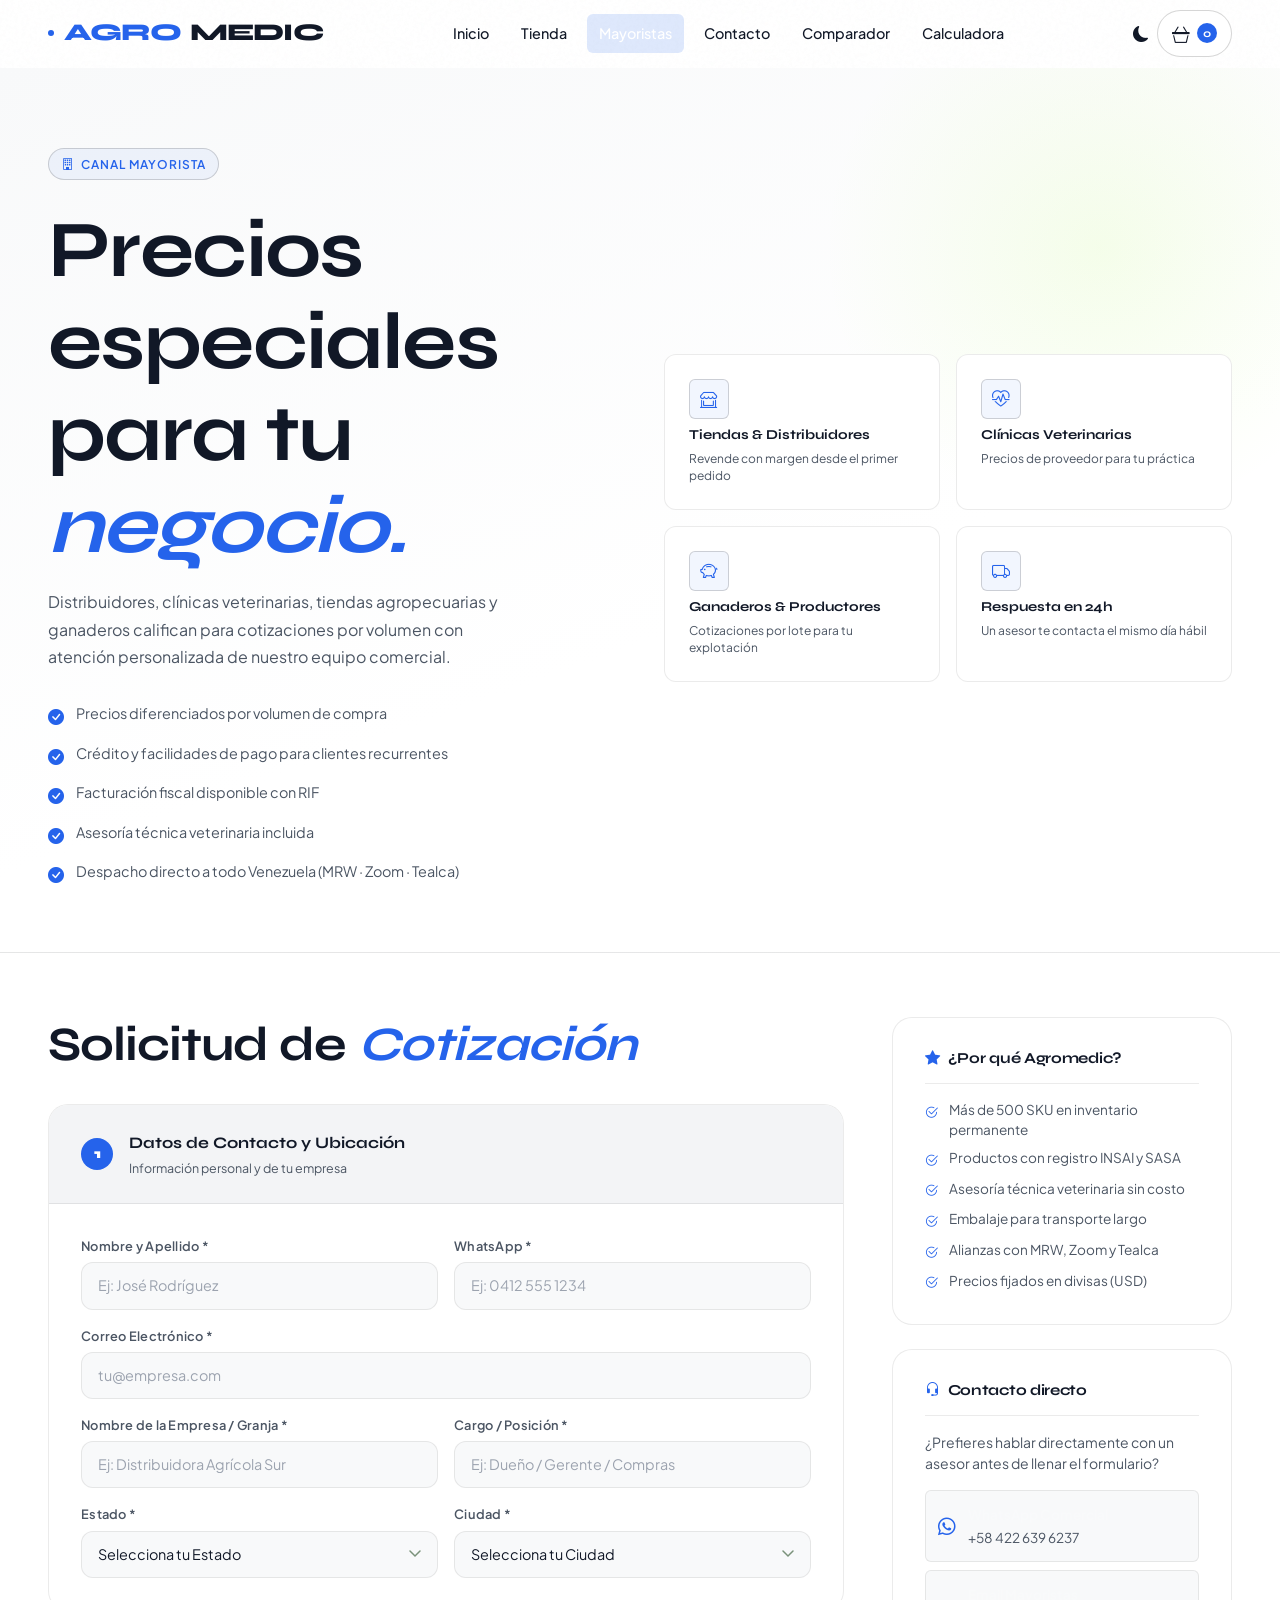
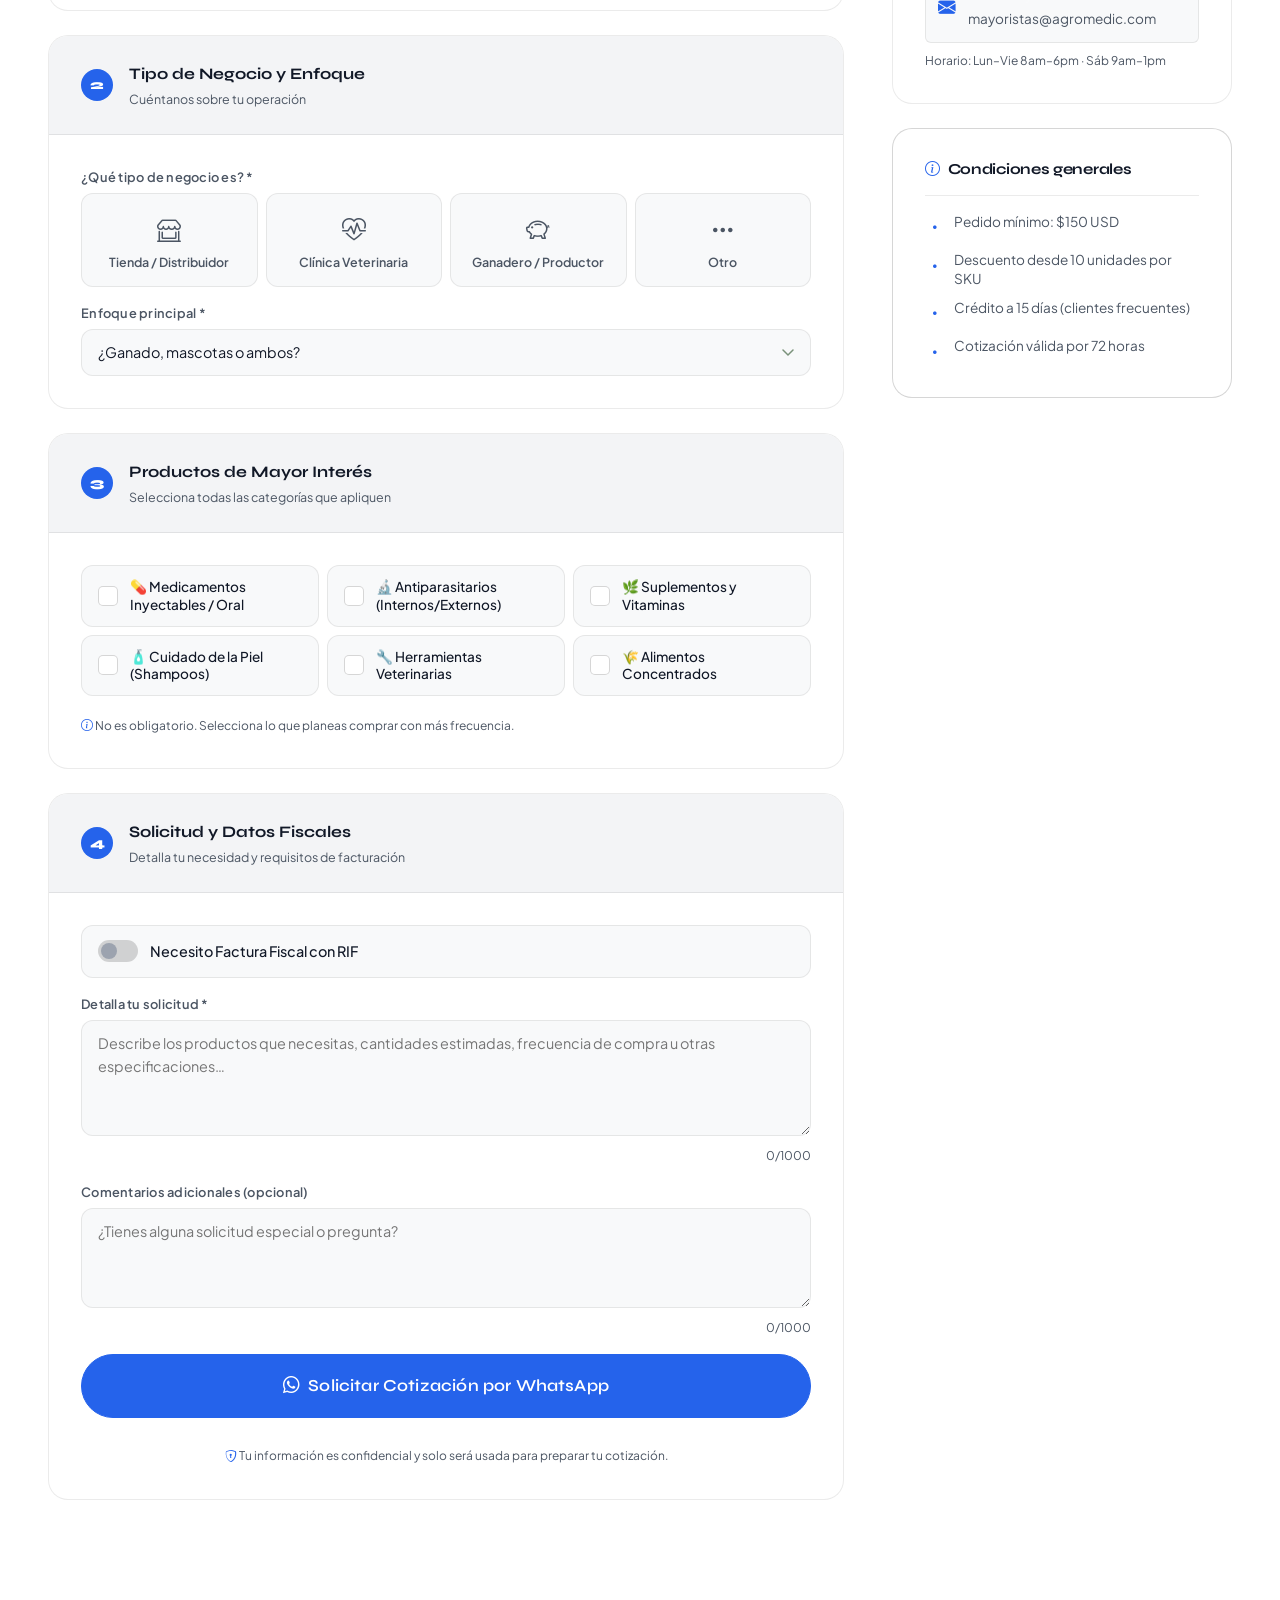
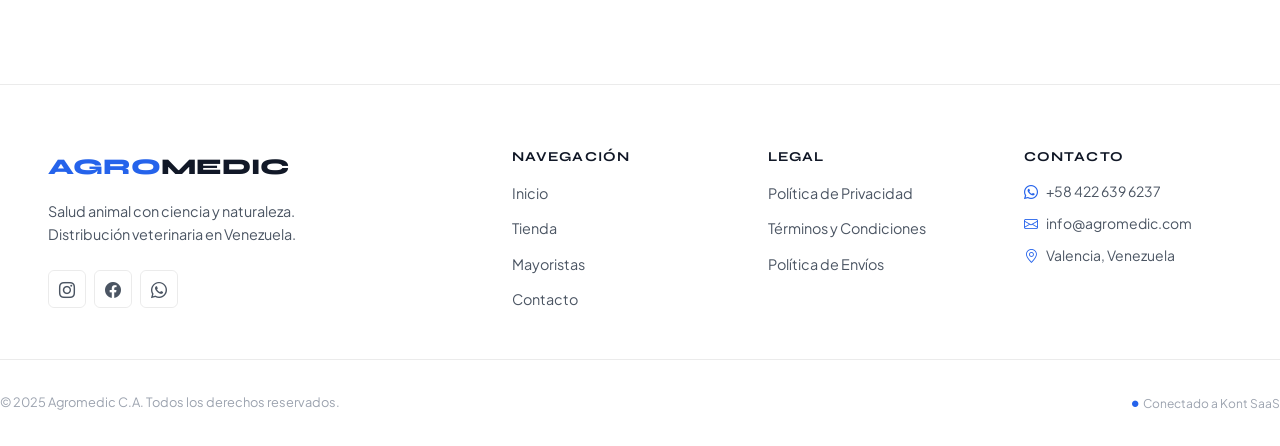
<file: mayoristas.html>
<!DOCTYPE html>
<html lang="es">
<head>
  <meta charset="UTF-8">
  <meta name="viewport" content="width=device-width, initial-scale=1.0">
  <meta name="description" content="Solicita tu cotización mayorista — Agromedic Venezuela. Precios especiales para distribuidores, clínicas y ganaderos.">
  <title>Mayoristas | AGROMEDIC</title>

  <link rel="preconnect" href="https://fonts.googleapis.com">
  <link rel="preconnect" href="https://fonts.gstatic.com" crossorigin>
  <link rel="stylesheet" href="css/base.css">
  <link rel="stylesheet" href="css/layout.css">
  <link rel="stylesheet" href="css/componentes.css">
  <link rel="stylesheet" href="https://cdn.jsdelivr.net/npm/bootstrap-icons@1.11.3/font/bootstrap-icons.min.css">

  <style>
    /* ── HERO MAYORISTAS ── */
    .may-hero {
      position: relative;
      padding-block: 5rem 4rem;
      border-bottom: 1px solid var(--c-border);
      overflow: hidden;
      background: linear-gradient(160deg, var(--c-bg-2) 0%, var(--c-bg) 60%);
    }

    .may-hero::before {
      content: '';
      position: absolute;
      top: -120px; right: -120px;
      width: 600px; height: 600px;
      background: radial-gradient(circle, rgba(170,255,60,.1) 0%, transparent 65%);
      border-radius: 50%;
      pointer-events: none;
    }

    .may-hero__grid {
      display: grid;
      grid-template-columns: 1fr;
      gap: var(--sp-6);
      align-items: center;
      position: relative;
      z-index: 1;
    }

    @media (min-width: 900px) {
      .may-hero__grid { grid-template-columns: 1fr 1fr; }
    }

    .may-hero__titulo { margin-bottom: var(--sp-2); }

    .may-hero__desc {
      color: var(--c-text-muted);
      font-size: 1rem;
      max-width: 480px;
      line-height: 1.7;
      margin-bottom: var(--sp-4);
    }

    .may-hero__beneficios {
      display: flex;
      flex-direction: column;
      gap: .75rem;
    }

    .may-beneficio {
      display: flex;
      align-items: flex-start;
      gap: .75rem;
      font-size: .9rem;
      color: var(--c-text-muted);
    }

    .may-beneficio i {
      color: var(--c-lime);
      font-size: 1rem;
      margin-top: 2px;
      flex-shrink: 0;
    }

    /* Tarjetas de beneficio en el hero derecho */
    .may-cards-stack {
      display: grid;
      grid-template-columns: 1fr 1fr;
      gap: var(--sp-2);
    }

    .may-card-mini {
      background: var(--c-surface);
      border: 1px solid var(--c-border);
      border-radius: var(--radius-md);
      padding: var(--sp-3);
      display: flex;
      flex-direction: column;
      gap: .5rem;
      transition: border-color var(--t-fast), transform var(--t-med) var(--ease);
    }

    .may-card-mini:hover {
      border-color: var(--c-border-2);
      transform: translateY(-2px);
    }

    .may-card-mini__icon {
      width: 40px; height: 40px;
      border-radius: var(--radius-sm);
      background: var(--c-lime-pale);
      border: 1px solid var(--c-border-2);
      display: flex; align-items: center; justify-content: center;
      font-size: 1.1rem;
      color: var(--c-lime);
    }

    .may-card-mini__label {
      font-family: var(--font-display);
      font-size: .85rem;
      font-weight: 700;
      color: var(--c-text);
      line-height: 1.2;
    }

    .may-card-mini__desc {
      font-size: .75rem;
      color: var(--c-text-muted);
      line-height: 1.4;
    }

    /* ── LAYOUT PRINCIPAL ── */
    .may-layout {
      display: grid;
      grid-template-columns: 1fr;
      gap: var(--sp-6);
      align-items: start;
      padding-block: var(--sp-8);
    }

    @media (min-width: 1024px) {
      .may-layout { grid-template-columns: 1fr 340px; }
    }

    /* ── FORMULARIO ── */
    .may-form {
      display: flex;
      flex-direction: column;
      gap: 0;
    }

    /* Pasos del formulario */
    .may-step {
      background: var(--c-surface);
      border: 1px solid var(--c-border);
      border-radius: var(--radius-lg);
      overflow: hidden;
      margin-bottom: var(--sp-3);
      transition: border-color var(--t-fast);
    }

    .may-step:focus-within { border-color: var(--c-border-2); }

    .may-step__header {
      display: flex;
      align-items: center;
      gap: var(--sp-2);
      padding: var(--sp-3) var(--sp-4);
      background: var(--c-surface-2);
      border-bottom: 1px solid var(--c-border);
    }

    .may-step__num {
      width: 32px; height: 32px;
      border-radius: 50%;
      background: var(--c-lime);
      color: var(--c-bg);
      font-family: var(--font-display);
      font-size: .85rem;
      font-weight: 800;
      display: flex; align-items: center; justify-content: center;
      flex-shrink: 0;
    }

    .may-step__titulo {
      font-family: var(--font-display);
      font-size: 1rem;
      font-weight: 700;
      color: var(--c-text);
    }

    .may-step__subtitulo {
      font-size: .78rem;
      color: var(--c-text-muted);
      margin-top: .1rem;
    }

    .may-step__body {
      padding: var(--sp-4);
      display: flex;
      flex-direction: column;
      gap: var(--sp-2);
    }

    /* Checkboxes de interés */
    .check-grid {
      display: grid;
      grid-template-columns: 1fr;
      gap: .5rem;
    }

    @media (min-width: 480px) {
      .check-grid { grid-template-columns: repeat(2, 1fr); }
    }

    @media (min-width: 768px) {
      .check-grid { grid-template-columns: repeat(3, 1fr); }
    }

    .check-item {
      display: flex;
      align-items: center;
      gap: .75rem;
      padding: .75rem 1rem;
      background: var(--c-bg-2);
      border: 1px solid var(--c-border);
      border-radius: var(--radius-md);
      cursor: pointer;
      transition: all var(--t-fast);
      user-select: none;
    }

    .check-item:hover { border-color: var(--c-border-2); }

    .check-item input[type="checkbox"] {
      display: none;
    }

    .check-item__box {
      width: 20px; height: 20px;
      border-radius: 5px;
      border: 1.5px solid var(--c-border-2);
      background: var(--c-surface);
      display: flex; align-items: center; justify-content: center;
      flex-shrink: 0;
      transition: all var(--t-fast);
    }

    .check-item__box i {
      font-size: .7rem;
      color: var(--c-bg);
      opacity: 0;
      transform: scale(0);
      transition: all var(--t-fast);
    }

    .check-item input:checked ~ .check-item__box {
      background: var(--c-lime);
      border-color: var(--c-lime);
    }

    .check-item input:checked ~ .check-item__box i {
      opacity: 1;
      transform: scale(1);
    }

    .check-item:has(input:checked) {
      border-color: var(--c-lime);
      background: var(--c-lime-pale);
    }

    .check-item__label {
      font-size: .85rem;
      font-weight: 500;
      color: var(--c-text);
      line-height: 1.3;
    }

    /* Radio tipo negocio */
    .tipo-grid {
      display: grid;
      grid-template-columns: repeat(2, 1fr);
      gap: .5rem;
    }

    @media (min-width: 560px) {
      .tipo-grid { grid-template-columns: repeat(4, 1fr); }
    }

    .tipo-btn {
      display: flex;
      flex-direction: column;
      align-items: center;
      gap: .4rem;
      padding: 1rem .75rem;
      border: 1px solid var(--c-border);
      border-radius: var(--radius-md);
      background: var(--c-bg-2);
      cursor: pointer;
      transition: all var(--t-fast);
      text-align: center;
      user-select: none;
    }

    .tipo-btn:hover { border-color: var(--c-border-2); }
    .tipo-btn.activo {
      border-color: var(--c-lime);
      background: var(--c-lime-pale);
    }

    .tipo-btn i { font-size: 1.5rem; color: var(--c-text-muted); transition: color var(--t-fast); }
    .tipo-btn.activo i { color: var(--c-lime); }

    .tipo-btn span {
      font-size: .78rem;
      font-weight: 600;
      color: var(--c-text-muted);
      line-height: 1.2;
      transition: color var(--t-fast);
    }
    .tipo-btn.activo span { color: var(--c-lime); }

    /* Campo condicional ganadero */
    .campo-condicional {
      display: none;
      flex-direction: column;
      gap: var(--sp-2);
      padding: var(--sp-3);
      background: var(--c-bg-2);
      border: 1px solid var(--c-border);
      border-radius: var(--radius-md);
      animation: fade-in-up var(--t-fast) var(--ease);
    }

    .campo-condicional.visible { display: flex; }

    /* Toggle factura */
    .toggle-factura {
      display: flex;
      align-items: center;
      gap: .75rem;
      padding: .85rem 1rem;
      background: var(--c-bg-2);
      border: 1px solid var(--c-border);
      border-radius: var(--radius-md);
      cursor: pointer;
      user-select: none;
    }

    .toggle-factura input { display: none; }

    .toggle-track {
      width: 40px; height: 22px;
      border-radius: 11px;
      background: var(--c-border-2);
      position: relative;
      flex-shrink: 0;
      transition: background var(--t-fast);
    }

    .toggle-track::after {
      content: '';
      position: absolute;
      top: 3px; left: 3px;
      width: 16px; height: 16px;
      border-radius: 50%;
      background: var(--c-text-faint);
      transition: all var(--t-fast) var(--ease);
    }

    .toggle-factura:has(input:checked) .toggle-track {
      background: var(--c-lime);
    }

    .toggle-factura:has(input:checked) .toggle-track::after {
      left: 21px;
      background: var(--c-bg);
    }

    .toggle-label {
      font-size: .9rem;
      font-weight: 500;
      color: var(--c-text);
    }

    /* ── SIDEBAR ── */
    .may-sidebar {
      display: flex;
      flex-direction: column;
      gap: var(--sp-3);
      position: sticky;
      top: calc(var(--header-h) + 1rem);
    }

    .sidebar-card {
      background: var(--c-surface);
      border: 1px solid var(--c-border);
      border-radius: var(--radius-lg);
      padding: var(--sp-4);
    }

    .sidebar-card__titulo {
      font-family: var(--font-display);
      font-size: .95rem;
      font-weight: 700;
      color: var(--c-text);
      margin-bottom: var(--sp-2);
      padding-bottom: var(--sp-2);
      border-bottom: 1px solid var(--c-border);
      display: flex;
      align-items: center;
      gap: .5rem;
    }

    .sidebar-card__titulo i { color: var(--c-lime); }

    .sidebar-lista {
      display: flex;
      flex-direction: column;
      gap: .6rem;
    }

    .sidebar-lista li {
      display: flex;
      align-items: flex-start;
      gap: .6rem;
      font-size: .85rem;
      color: var(--c-text-muted);
      line-height: 1.4;
    }

    .sidebar-lista li i { color: var(--c-lime); flex-shrink: 0; margin-top: 2px; }

    .sidebar-contacto-item {
      display: flex;
      align-items: center;
      gap: .75rem;
      padding: .75rem;
      background: var(--c-bg-2);
      border-radius: var(--radius-sm);
      border: 1px solid var(--c-border);
      font-size: .85rem;
      color: var(--c-text-muted);
      text-decoration: none;
      transition: border-color var(--t-fast), color var(--t-fast);
      margin-bottom: .5rem;
    }

    .sidebar-contacto-item:hover {
      border-color: var(--c-lime);
      color: var(--c-lime);
    }

    .sidebar-contacto-item i { font-size: 1.1rem; flex-shrink: 0; color: var(--c-lime); }

    /* ── CONFIRMACIÓN MAYORISTAS ── */
    .may-confirmacion {
      display: none;
      flex-direction: column;
      align-items: center;
      text-align: center;
      gap: var(--sp-3);
      padding: var(--sp-8) var(--sp-4);
    }

    /* Animación entry formulario */
    .may-step {
      animation: fade-in-up var(--t-slow) var(--ease) both;
    }

    .may-step:nth-child(1) { animation-delay: 0ms; }
    .may-step:nth-child(2) { animation-delay: 80ms; }
    .may-step:nth-child(3) { animation-delay: 160ms; }
    .may-step:nth-child(4) { animation-delay: 240ms; }

    @keyframes fade-in-up {
      from { opacity: 0; transform: translateY(20px); }
      to   { opacity: 1; transform: translateY(0); }
    }
  </style>
</head>
<body>

<!-- ── HEADER ─────────────────────────────────────────────── -->
<header class="header scrolled" id="header">
  <div class="contenedor header__inner">
    <a href="index.html" class="header__logo">
      <span class="header__logo-dot"></span>AGRO<span>MEDIC</span>
    </a>

    <nav class="nav" aria-label="Navegación principal">
      <a href="index.html"   class="nav__link">Inicio</a>
      <a href="tienda.html"  class="nav__link">Tienda</a>
      <a href="mayoristas.html" class="nav__link">Mayoristas</a>
      <a href="contacto.html"   class="nav__link">Contacto</a>
      <a href="comparador.html"   class="nav__link">Comparador</a>
      <a href="calculadora.html"   class="nav__link">Calculadora</a>
    </nav>

    <div class="header__acciones">
  <button class="btn-theme-toggle" id="btn-theme-toggle" aria-label="Cambiar tema oscuro/claro">
    <i class="bi bi-moon-fill" id="theme-icon"></i>
  </button>

  <a href="carrito.html" class="btn-carrito" aria-label="Ver carrito">
    <i class="bi bi-basket3"></i>
    <span class="contador-carrito" id="contador-carrito">0</span>
  </a>
  <button class="btn-menu" id="btn-menu" aria-label="Menú" aria-expanded="false">
    <span class="btn-menu__line"></span>
    <span class="btn-menu__line"></span>
    <span class="btn-menu__line"></span>
  </button>
</div>
</header>

<!-- ── DRAWER MOBILE ──────────────────────────────────────── -->
<div class="nav-drawer" id="nav-drawer" role="dialog" aria-modal="true">
  <div class="nav-drawer__overlay"></div>
  <div class="nav-drawer__panel">
    <a href="index.html"      class="nav-drawer__link">Inicio</a>
    <a href="tienda.html"     class="nav-drawer__link">Tienda</a>
    <a href="mayoristas.html" class="nav-drawer__link activo">Mayoristas</a>
    <a href="contacto.html"   class="nav-drawer__link">Contacto</a>
    <a href="comparador.html"   class="nav-drawer__link">Comparador</a>
    <a href="calculadora.html"   class="nav-drawer__link">Calculadora</a>
    <div class="nav-drawer__footer">© 2025 Agromedic C.A.</div>
  </div>
</div>

<main>

  <!-- ── HERO ───────────────────────────────────────────────── -->
  <section class="may-hero">
    <div class="contenedor may-hero__grid">

      <div>
        <span class="section__tag" style="margin-bottom:var(--sp-3)">
          <i class="bi bi-building"></i> Canal Mayorista
        </span>
        <h1 class="may-hero__titulo">
          Precios especiales<br>para tu <em class="text-lime">negocio.</em>
        </h1>
        <p class="may-hero__desc">
          Distribuidores, clínicas veterinarias, tiendas agropecuarias y ganaderos califican para cotizaciones por volumen con atención personalizada de nuestro equipo comercial.
        </p>

        <div class="may-hero__beneficios">
          <div class="may-beneficio">
            <i class="bi bi-check-circle-fill"></i>
            <span>Precios diferenciados por volumen de compra</span>
          </div>
          <div class="may-beneficio">
            <i class="bi bi-check-circle-fill"></i>
            <span>Crédito y facilidades de pago para clientes recurrentes</span>
          </div>
          <div class="may-beneficio">
            <i class="bi bi-check-circle-fill"></i>
            <span>Facturación fiscal disponible con RIF</span>
          </div>
          <div class="may-beneficio">
            <i class="bi bi-check-circle-fill"></i>
            <span>Asesoría técnica veterinaria incluida</span>
          </div>
          <div class="may-beneficio">
            <i class="bi bi-check-circle-fill"></i>
            <span>Despacho directo a todo Venezuela (MRW · Zoom · Tealca)</span>
          </div>
        </div>
      </div>

      <!-- Tarjetas de beneficio -->
      <div class="may-cards-stack">
        <div class="may-card-mini">
          <div class="may-card-mini__icon"><i class="bi bi-shop-window"></i></div>
          <p class="may-card-mini__label">Tiendas & Distribuidores</p>
          <p class="may-card-mini__desc">Revende con margen desde el primer pedido</p>
        </div>
        <div class="may-card-mini">
          <div class="may-card-mini__icon"><i class="bi bi-heart-pulse"></i></div>
          <p class="may-card-mini__label">Clínicas Veterinarias</p>
          <p class="may-card-mini__desc">Precios de proveedor para tu práctica</p>
        </div>
        <div class="may-card-mini">
          <div class="may-card-mini__icon"><i class="bi bi-piggy-bank"></i></div>
          <p class="may-card-mini__label">Ganaderos & Productores</p>
          <p class="may-card-mini__desc">Cotizaciones por lote para tu explotación</p>
        </div>
        <div class="may-card-mini">
          <div class="may-card-mini__icon"><i class="bi bi-truck"></i></div>
          <p class="may-card-mini__label">Respuesta en 24h</p>
          <p class="may-card-mini__desc">Un asesor te contacta el mismo día hábil</p>
        </div>
      </div>

    </div>
  </section>

  <!-- ── LAYOUT FORM + SIDEBAR ──────────────────────────────── -->
  <div class="contenedor">
    <div class="may-layout">

      <!-- ══ FORMULARIO ══ -->
      <div>
        <h2 style="margin-bottom:var(--sp-4)">
          Solicitud de <em class="text-lime">Cotización</em>
        </h2>

        <!-- Confirmación (oculta hasta envío) -->
        <div class="may-confirmacion" id="may-confirmacion">
          <div class="confirmacion-icon"><i class="bi bi-building-check"></i></div>
          <h2 class="text-cream">¡Solicitud enviada!</h2>
          <p class="text-muted" style="max-width:440px">
            Tu solicitud de cotización ha sido recibida. Un asesor comercial de Agromedic se comunicará contigo por WhatsApp dentro de las próximas <strong class="text-cream">24 horas hábiles.</strong>
          </p>
          <a href="index.html" class="btn btn-primary btn-lg" style="margin-top:1rem">
            <i class="bi bi-house"></i> Volver al inicio
          </a>
        </div>

        <form class="may-form" id="formulario-mayorista" novalidate>

          <!-- ── PASO 1: DATOS DE CONTACTO ── -->
          <div class="may-step">
            <div class="may-step__header">
              <div class="may-step__num">1</div>
              <div>
                <p class="may-step__titulo">Datos de Contacto y Ubicación</p>
                <p class="may-step__subtitulo">Información personal y de tu empresa</p>
              </div>
            </div>
            <div class="may-step__body">

              <div class="form-fila">
                <div class="campo-wrap">
                  <label class="campo-label" for="m-nombre">Nombre y Apellido *</label>
                  <input class="campo-input" id="m-nombre" name="nombre" type="text"
                         placeholder="Ej: José Rodríguez" required autocomplete="name">
                </div>
                <div class="campo-wrap">
                  <label class="campo-label" for="m-telefono">WhatsApp *</label>
                  <input class="campo-input" id="m-telefono" name="telefono" type="tel"
                         placeholder="Ej: 0412 555 1234" required autocomplete="tel">
                </div>
              </div>

              <div class="campo-wrap">
                <label class="campo-label" for="m-email">Correo Electrónico *</label>
                <input class="campo-input" id="m-email" name="email" type="email"
                       placeholder="tu@empresa.com" required autocomplete="email">
              </div>

              <div class="form-fila">
                <div class="campo-wrap">
                  <label class="campo-label" for="m-empresa">Nombre de la Empresa / Granja *</label>
                  <input class="campo-input" id="m-empresa" name="empresa" type="text"
                         placeholder="Ej: Distribuidora Agrícola Sur" required>
                </div>
                <div class="campo-wrap">
                  <label class="campo-label" for="m-cargo">Cargo / Posición *</label>
                  <input class="campo-input" id="m-cargo" name="cargo" type="text"
                         placeholder="Ej: Dueño / Gerente / Compras" required>
                </div>
              </div>

              <div class="form-fila">
                <div class="campo-wrap">
                  <label class="campo-label" for="may-select-estado">Estado *</label>
                  <select class="campo-select" id="may-select-estado" name="estado" required>
                    <option value="">Selecciona tu Estado</option>
                  </select>
                </div>
                <div class="campo-wrap">
                  <label class="campo-label" for="may-select-ciudad">Ciudad *</label>
                  <select class="campo-select" id="may-select-ciudad" name="ciudad" required>
                    <option value="">Selecciona tu Ciudad</option>
                  </select>
                </div>
              </div>

            </div>
          </div><!-- /paso 1 -->

          <!-- ── PASO 2: TIPO DE NEGOCIO ── -->
          <div class="may-step">
            <div class="may-step__header">
              <div class="may-step__num">2</div>
              <div>
                <p class="may-step__titulo">Tipo de Negocio y Enfoque</p>
                <p class="may-step__subtitulo">Cuéntanos sobre tu operación</p>
              </div>
            </div>
            <div class="may-step__body">

              <!-- Tipo de cliente -->
              <div class="campo-wrap">
                <label class="campo-label">¿Qué tipo de negocio es? *</label>
                <div class="tipo-grid" id="tipo-grid" role="group" aria-label="Tipo de negocio">
                  <div class="tipo-btn" data-valor="Tienda/Distribuidor" tabindex="0" role="button">
                    <i class="bi bi-shop-window"></i>
                    <span>Tienda / Distribuidor</span>
                  </div>
                  <div class="tipo-btn" data-valor="Clínica Veterinaria" tabindex="0" role="button">
                    <i class="bi bi-heart-pulse"></i>
                    <span>Clínica Veterinaria</span>
                  </div>
                  <div class="tipo-btn" data-valor="Ganadero/Productor" tabindex="0" role="button">
                    <i class="bi bi-piggy-bank"></i>
                    <span>Ganadero / Productor</span>
                  </div>
                  <div class="tipo-btn" data-valor="Otro" tabindex="0" role="button">
                    <i class="bi bi-three-dots"></i>
                    <span>Otro</span>
                  </div>
                </div>
                <input type="hidden" id="input-tipo-negocio" name="tipo_cliente_negocio" required>
              </div>

              <!-- Enfoque animal -->
              <div class="campo-wrap">
                <label class="campo-label" for="m-enfoque">Enfoque principal *</label>
                <select class="campo-select" id="m-enfoque" name="enfoque_animal" required>
                  <option value="">¿Ganado, mascotas o ambos?</option>
                  <option value="Solo Ganado">Solo Ganado (Bovinos, Equinos, Ovinos…)</option>
                  <option value="Solo Mascotas">Solo Mascotas (Perros, Gatos…)</option>
                  <option value="Ambos">Ambos (Ganado y Mascotas)</option>
                </select>
              </div>

              <!-- Campos condicionales ganadero -->
              <div class="campo-condicional" id="campos-ganadero">
                <p class="text-xs text-muted" style="margin-bottom:.25rem">
                  <i class="bi bi-info-circle" style="color:var(--c-lime)"></i>
                  Información adicional para productores ganaderos:
                </p>
                <div class="form-fila">
                  <div class="campo-wrap">
                    <label class="campo-label" for="m-tipo-ganado">Tipo de Explotación</label>
                    <select class="campo-select" id="m-tipo-ganado" name="tipo_ganado">
                      <option value="">Selecciona</option>
                      <option value="Bovino (Doble propósito)">Bovino (Doble propósito)</option>
                      <option value="Bovino (Carne)">Bovino (Carne)</option>
                      <option value="Bovino (Leche)">Bovino (Leche)</option>
                      <option value="Avícola">Avícola</option>
                      <option value="Porcino">Porcino</option>
                      <option value="Equino">Equino</option>
                      <option value="Ovino/Caprino">Ovino / Caprino</option>
                      <option value="Otro">Otro</option>
                    </select>
                  </div>
                  <div class="campo-wrap">
                    <label class="campo-label" for="m-cabezas">N.º de Cabezas (aprox.)</label>
                    <input class="campo-input" id="m-cabezas" name="num_cabezas" type="number"
                           min="1" placeholder="Ej: 150">
                  </div>
                </div>
              </div>

            </div>
          </div><!-- /paso 2 -->

          <!-- ── PASO 3: PRODUCTOS DE INTERÉS ── -->
          <div class="may-step">
            <div class="may-step__header">
              <div class="may-step__num">3</div>
              <div>
                <p class="may-step__titulo">Productos de Mayor Interés</p>
                <p class="may-step__subtitulo">Selecciona todas las categorías que apliquen</p>
              </div>
            </div>
            <div class="may-step__body">

              <div class="check-grid" role="group" aria-label="Intereses de productos">

                <label class="check-item">
                  <input type="checkbox" name="intereses" value="Medicamentos Inyectables/Oral">
                  <div class="check-item__box"><i class="bi bi-check-lg"></i></div>
                  <span class="check-item__label">💊 Medicamentos Inyectables / Oral</span>
                </label>

                <label class="check-item">
                  <input type="checkbox" name="intereses" value="Antiparasitarios">
                  <div class="check-item__box"><i class="bi bi-check-lg"></i></div>
                  <span class="check-item__label">🔬 Antiparasitarios (Internos/Externos)</span>
                </label>

                <label class="check-item">
                  <input type="checkbox" name="intereses" value="Suplementos y Vitaminas">
                  <div class="check-item__box"><i class="bi bi-check-lg"></i></div>
                  <span class="check-item__label">🌿 Suplementos y Vitaminas</span>
                </label>

                <label class="check-item">
                  <input type="checkbox" name="intereses" value="Cuidado de la Piel">
                  <div class="check-item__box"><i class="bi bi-check-lg"></i></div>
                  <span class="check-item__label">🧴 Cuidado de la Piel (Shampoos)</span>
                </label>

                <label class="check-item">
                  <input type="checkbox" name="intereses" value="Herramientas Veterinarias">
                  <div class="check-item__box"><i class="bi bi-check-lg"></i></div>
                  <span class="check-item__label">🔧 Herramientas Veterinarias</span>
                </label>

                <label class="check-item">
                  <input type="checkbox" name="intereses" value="Alimentos Especiales">
                  <div class="check-item__box"><i class="bi bi-check-lg"></i></div>
                  <span class="check-item__label">🌾 Alimentos Concentrados</span>
                </label>

              </div>

              <p class="text-xs text-muted" style="margin-top:.25rem">
                <i class="bi bi-info-circle" style="color:var(--c-lime)"></i>
                No es obligatorio. Selecciona lo que planeas comprar con más frecuencia.
              </p>

            </div>
          </div><!-- /paso 3 -->

          <!-- ── PASO 4: SOLICITUD FINAL ── -->
          <div class="may-step">
            <div class="may-step__header">
              <div class="may-step__num">4</div>
              <div>
                <p class="may-step__titulo">Solicitud y Datos Fiscales</p>
                <p class="may-step__subtitulo">Detalla tu necesidad y requisitos de facturación</p>
              </div>
            </div>
            <div class="may-step__body">

              <!-- Toggle factura -->
              <label class="toggle-factura">
                <input type="checkbox" id="m-factura" name="factura_fiscal" value="si">
                <div class="toggle-track"></div>
                <span class="toggle-label">Necesito Factura Fiscal con RIF</span>
              </label>

              <!-- Campo RIF (condicional) -->
              <div class="campo-condicional" id="campo-rif">
                <div class="campo-wrap">
                  <label class="campo-label" for="m-rif">RIF / Cédula Jurídica *</label>
                  <input class="campo-input" id="m-rif" name="rif" type="text"
                         placeholder="Ej: J-12345678-9" disabled>
                </div>
              </div>

              <div class="campo-wrap">
                <label class="campo-label" for="m-necesidad">Detalla tu solicitud *</label>
                <textarea class="campo-textarea" id="m-necesidad" name="necesidad"
                          rows="4" required
                          placeholder="Describe los productos que necesitas, cantidades estimadas, frecuencia de compra u otras especificaciones…"></textarea>
              </div>

              <div class="campo-wrap">
                <label class="campo-label" for="m-comentarios">Comentarios adicionales (opcional)</label>
                <textarea class="campo-textarea" id="m-comentarios" name="comentarios"
                          rows="2"
                          placeholder="¿Tienes alguna solicitud especial o pregunta?"></textarea>
              </div>

              <!-- Submit -->
              <button type="submit" class="btn btn-primary btn-full btn-xl" id="btn-may-submit">
                <i class="bi bi-whatsapp"></i> Solicitar Cotización por WhatsApp
              </button>

              <p class="text-xs text-muted text-center" style="margin-top:.75rem">
                <i class="bi bi-shield-lock" style="color:var(--c-lime)"></i>
                Tu información es confidencial y solo será usada para preparar tu cotización.
              </p>

            </div>
          </div><!-- /paso 4 -->

        </form>
      </div><!-- /col formulario -->

      <!-- ══ SIDEBAR ══ -->
      <div class="may-sidebar">

        <!-- Por qué elegirnos -->
        <div class="sidebar-card">
          <h4 class="sidebar-card__titulo">
            <i class="bi bi-star-fill"></i> ¿Por qué Agromedic?
          </h4>
          <ul class="sidebar-lista">
            <li><i class="bi bi-check2-circle"></i> Más de 500 SKU en inventario permanente</li>
            <li><i class="bi bi-check2-circle"></i> Productos con registro INSAI y SASA</li>
            <li><i class="bi bi-check2-circle"></i> Asesoría técnica veterinaria sin costo</li>
            <li><i class="bi bi-check2-circle"></i> Embalaje para transporte largo</li>
            <li><i class="bi bi-check2-circle"></i> Alianzas con MRW, Zoom y Tealca</li>
            <li><i class="bi bi-check2-circle"></i> Precios fijados en divisas (USD)</li>
          </ul>
        </div>

        <!-- Contacto directo -->
        <div class="sidebar-card">
          <h4 class="sidebar-card__titulo">
            <i class="bi bi-headset"></i> Contacto directo
          </h4>
          <p class="text-sm text-muted" style="margin-bottom:1rem;line-height:1.5">
            ¿Prefieres hablar directamente con un asesor antes de llenar el formulario?
          </p>
          <a href="https://wa.me/584226396237?text=Hola%2C%20quiero%20información%20sobre%20precios%20mayoristas"
             target="_blank" class="sidebar-contacto-item">
            <i class="bi bi-whatsapp"></i>
            <div>
              <p style="font-weight:600;color:var(--c-cream);font-size:.85rem">WhatsApp Comercial</p>
              <p>+58 422 639 6237</p>
            </div>
          </a>
          <a href="mailto:mayoristas@agromedic.com" class="sidebar-contacto-item">
            <i class="bi bi-envelope-fill"></i>
            <div>
              <p style="font-weight:600;color:var(--c-cream);font-size:.85rem">Email Mayoristas</p>
              <p>mayoristas@agromedic.com</p>
            </div>
          </a>
          <p class="text-xs text-muted" style="margin-top:.5rem">
            Horario: Lun–Vie 8am–6pm · Sáb 9am–1pm
          </p>
        </div>

        <!-- Mínimo de compra -->
        <div class="sidebar-card" style="border-color:var(--c-border-2)">
          <h4 class="sidebar-card__titulo">
            <i class="bi bi-info-circle"></i> Condiciones generales
          </h4>
          <ul class="sidebar-lista">
            <li><i class="bi bi-dot" style="font-size:1.2rem"></i> Pedido mínimo: $150 USD</li>
            <li><i class="bi bi-dot" style="font-size:1.2rem"></i> Descuento desde 10 unidades por SKU</li>
            <li><i class="bi bi-dot" style="font-size:1.2rem"></i> Crédito a 15 días (clientes frecuentes)</li>
            <li><i class="bi bi-dot" style="font-size:1.2rem"></i> Cotización válida por 72 horas</li>
          </ul>
        </div>

      </div><!-- /sidebar -->

    </div>
  </div>

</main>

<!-- ── FOOTER ─────────────────────────────────────────────── -->
<footer class="footer">
  <div class="contenedor footer__grid">
    <div>
      <div class="footer__logo">AGRO<span>MEDIC</span></div>
      <p class="footer__desc">Salud animal con ciencia y naturaleza. Distribución veterinaria en Venezuela.</p>
      <div class="footer__social">
        <a href="#" class="footer__social-link" aria-label="Instagram"><i class="bi bi-instagram"></i></a>
        <a href="#" class="footer__social-link" aria-label="Facebook"><i class="bi bi-facebook"></i></a>
        <a href="https://wa.me/584226396237" class="footer__social-link" aria-label="WhatsApp"><i class="bi bi-whatsapp"></i></a>
      </div>
    </div>
    <div>
      <h4 class="footer__col-title">Navegación</h4>
      <ul class="footer__links">
        <li><a href="index.html">Inicio</a></li>
        <li><a href="tienda.html">Tienda</a></li>
        <li><a href="mayoristas.html">Mayoristas</a></li>
        <li><a href="contacto.html">Contacto</a></li>
      </ul>
    </div>
    <div>
      <h4 class="footer__col-title">Legal</h4>
      <ul class="footer__links">
        <li><a href="#">Política de Privacidad</a></li>
        <li><a href="#">Términos y Condiciones</a></li>
        <li><a href="#">Política de Envíos</a></li>
      </ul>
    </div>
    <div>
      <h4 class="footer__col-title">Contacto</h4>
      <p class="footer__contact-item"><i class="bi bi-whatsapp"></i> +58 422 639 6237</p>
      <p class="footer__contact-item"><i class="bi bi-envelope"></i> info@agromedic.com</p>
      <p class="footer__contact-item"><i class="bi bi-geo-alt"></i> Valencia, Venezuela</p>
    </div>
  </div>
  <div class="footer__bottom">
    <p class="footer__copy">© 2025 Agromedic C.A. Todos los derechos reservados.</p>
    <span class="footer__badge"><i class="bi bi-circle-fill" style="font-size:.4rem"></i> Conectado a Kont SaaS</span>
  </div>
</footer>

<!-- ── TOAST ───────────────────────────────────────────────── -->
<div class="toast" id="toast-global" role="alert" aria-live="polite">
  <i class="bi bi-check-circle-fill toast__icon" id="toast-icono"></i>
  <span class="toast__texto" id="toast-texto"></span>
</div>

<script src="js/app.js"></script>
<script src="js/mayoristas.js"></script>
</body>
</html>
</file>
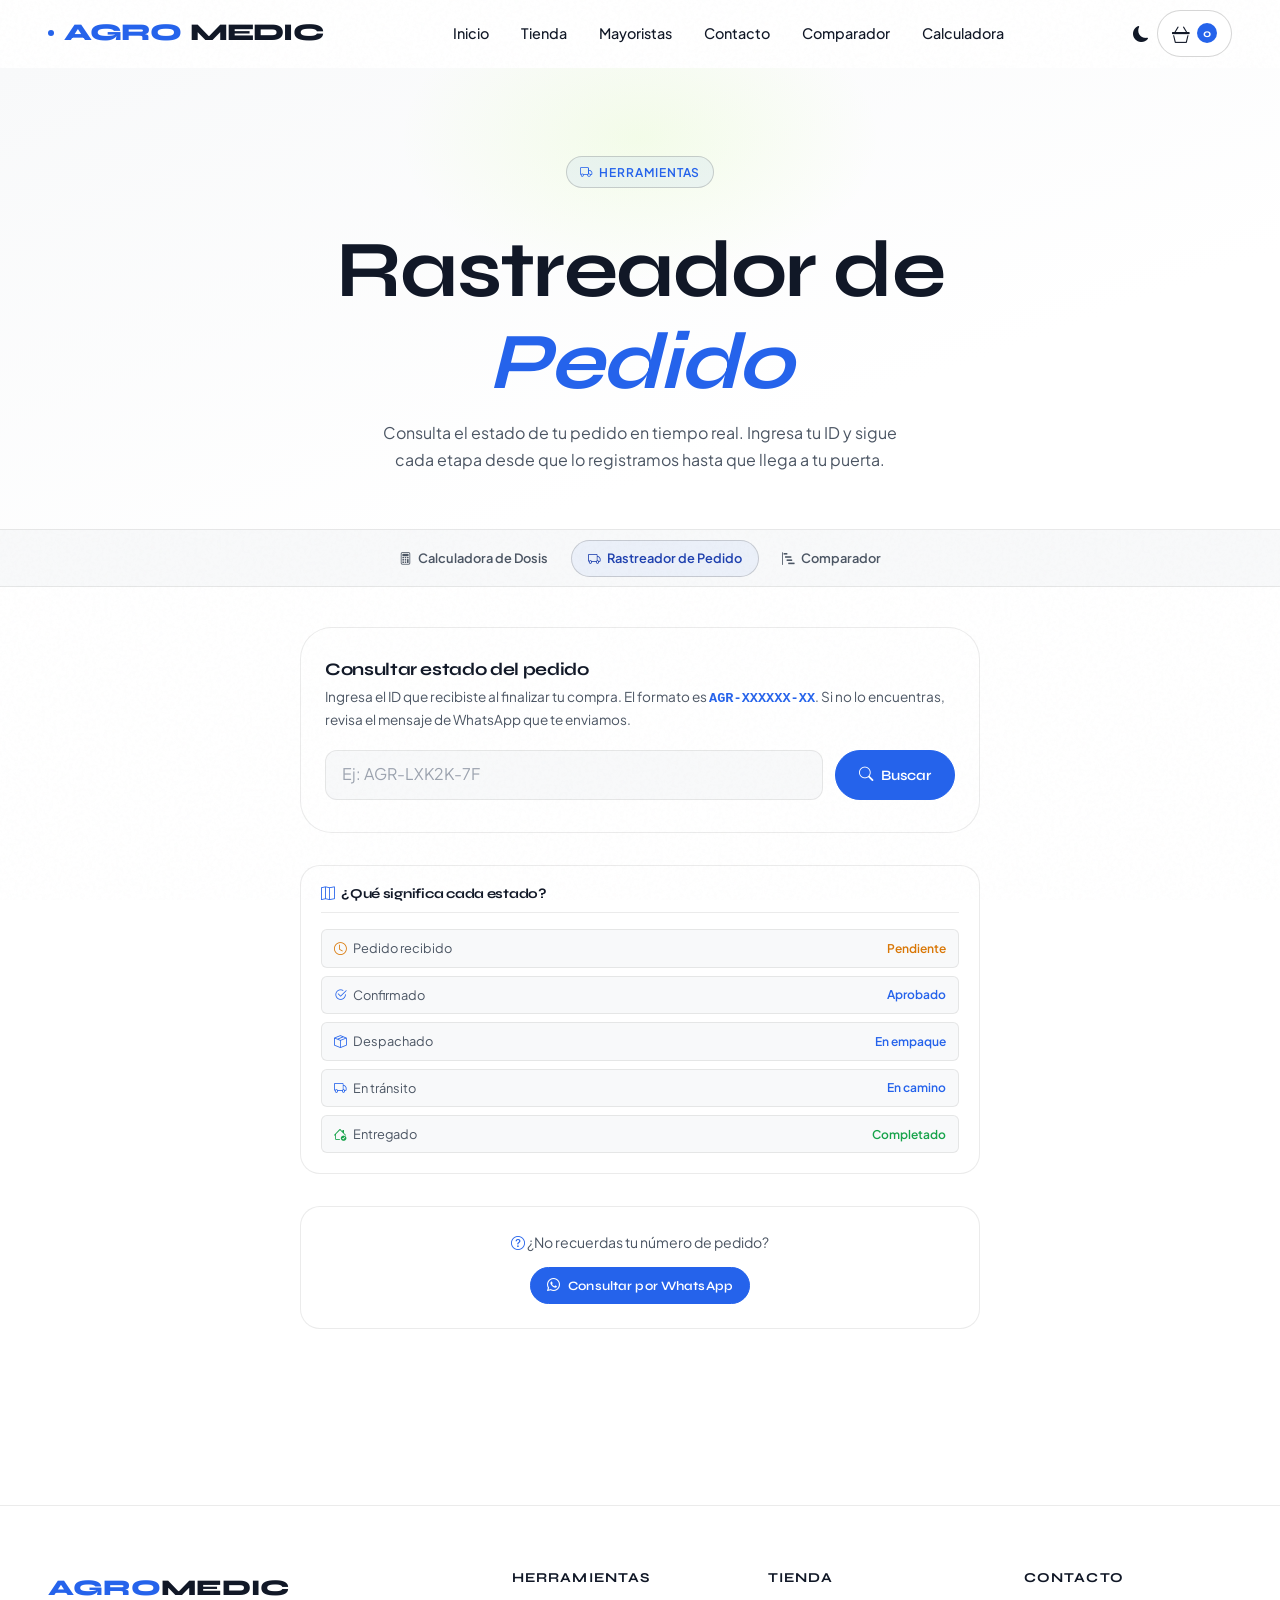
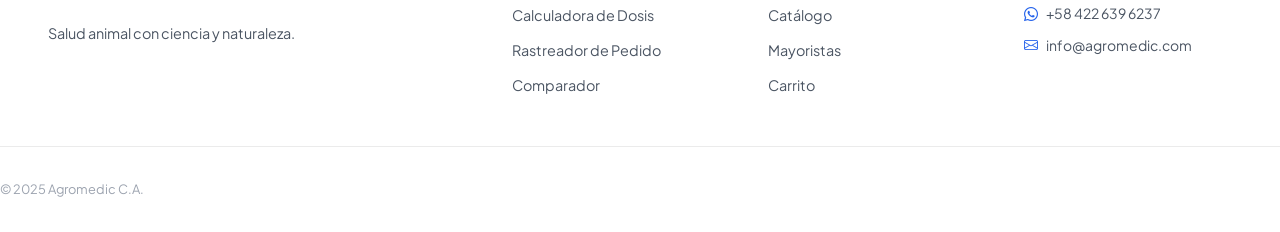
<file: rastreador.html>
<!DOCTYPE html>
<html lang="es">
<head>
  <meta charset="UTF-8">
  <meta name="viewport" content="width=device-width, initial-scale=1.0">
  <title>Rastreador de Pedido | AGROMEDIC</title>
  <link rel="preconnect" href="https://fonts.googleapis.com">
  <link rel="preconnect" href="https://fonts.gstatic.com" crossorigin>
  <link rel="stylesheet" href="css/base.css">
  <link rel="stylesheet" href="css/layout.css">
  <link rel="stylesheet" href="css/componentes.css">
  <link rel="stylesheet" href="css/herramientas.css">
  <link rel="stylesheet" href="https://cdn.jsdelivr.net/npm/bootstrap-icons@1.11.3/font/bootstrap-icons.min.css">
</head>
<body>
<header class="header scrolled" id="header">
  <div class="contenedor header__inner">
    <a href="index.html" class="header__logo"><span class="header__logo-dot"></span>AGRO<span>MEDIC</span></a>
    <nav class="nav" aria-label="Navegación principal">
      <a href="index.html"   class="nav__link">Inicio</a>
      <a href="tienda.html"  class="nav__link">Tienda</a>
      <a href="mayoristas.html" class="nav__link">Mayoristas</a>
      <a href="contacto.html"   class="nav__link">Contacto</a>
      <a href="comparador.html"   class="nav__link">Comparador</a>
      <a href="calculadora.html"   class="nav__link">Calculadora</a>
    </nav>
    <div class="header__acciones">
  <button class="btn-theme-toggle" id="btn-theme-toggle" aria-label="Cambiar tema oscuro/claro">
    <i class="bi bi-moon-fill" id="theme-icon"></i>
  </button>

  <a href="carrito.html" class="btn-carrito" aria-label="Ver carrito">
    <i class="bi bi-basket3"></i>
    <span class="contador-carrito" id="contador-carrito">0</span>
  </a>
  <button class="btn-menu" id="btn-menu" aria-label="Menú" aria-expanded="false">
    <span class="btn-menu__line"></span>
    <span class="btn-menu__line"></span>
    <span class="btn-menu__line"></span>
  </button>
</div>
  </div>
</header>
<div class="nav-drawer" id="nav-drawer">
  <div class="nav-drawer__overlay"></div>
  <div class="nav-drawer__panel">
    <a href="index.html" class="nav-drawer__link">Inicio</a>
    <a href="tienda.html" class="nav-drawer__link">Tienda</a>
    <a href="mayoristas.html" class="nav-drawer__link">Mayoristas</a>
    <a href="contacto.html" class="nav-drawer__link">Contacto</a>
    <div class="nav-drawer__footer">© 2025 Agromedic C.A.</div>
  </div>
</div>
<main>
  <section class="herr-hero">
    <div class="herr-hero__glow"></div>
    <div class="contenedor herr-hero__inner">
      <span class="section__tag"><i class="bi bi-truck"></i> Herramientas</span>
      <h1 class="herr-hero__titulo">Rastreador de<br><em class="text-lime">Pedido</em></h1>
      <p class="herr-hero__desc">Consulta el estado de tu pedido en tiempo real. Ingresa tu ID y sigue cada etapa desde que lo registramos hasta que llega a tu puerta.</p>
    </div>
  </section>
  <nav class="herr-nav">
    <div class="herr-nav__inner">
      <a href="calculadora.html" class="herr-nav__link"><i class="bi bi-calculator"></i> Calculadora de Dosis</a>
      <a href="rastreador.html"  class="herr-nav__link activo"><i class="bi bi-truck"></i> Rastreador de Pedido</a>
      <a href="comparador.html"  class="herr-nav__link"><i class="bi bi-bar-chart-steps"></i> Comparador</a>
    </div>
  </nav>
  <section class="herr-section">
    <div class="contenedor">
      <div class="rastr-layout">

        <!-- Formulario de búsqueda -->
        <div class="rastr-form-wrap">
          <h2 class="rastr-form-titulo">Consultar estado del pedido</h2>
          <p class="rastr-form-desc">
            Ingresa el ID que recibiste al finalizar tu compra. El formato es <strong style="color:var(--c-lime);font-family:monospace">AGR-XXXXXX-XX</strong>. Si no lo encuentras, revisa el mensaje de WhatsApp que te enviamos.
          </p>
          <form class="rastr-form" id="rastr-form" novalidate>
            <input class="campo-input" id="rastr-input-id" type="text"
                   placeholder="Ej: AGR-LXK2K-7F"
                   autocomplete="off" spellcheck="false"
                   style="text-transform:uppercase">
            <button type="submit" class="btn btn-primary" style="flex-shrink:0">
              <i class="bi bi-search"></i> Buscar
            </button>
          </form>
        </div>

        <!-- Spinner -->
        <div class="rastr-spinner" id="rastr-spinner">
          <div class="spinner"></div>
          <span>Consultando tu pedido…</span>
        </div>

        <!-- Resultado (timeline) -->
        <div id="rastr-resultado"></div>

        <!-- Estados de referencia -->
        <div class="calc-ref-card" style="margin-top:2rem">
          <h4 class="calc-ref-titulo"><i class="bi bi-map"></i> ¿Qué significa cada estado?</h4>
          <div class="calc-ref-lista">
            <div class="calc-ref-item">
              <span class="calc-ref-item__animal"><i class="bi bi-clock" style="color:var(--c-warning)"></i> Pedido recibido</span>
              <span class="calc-ref-item__rango" style="color:var(--c-warning)">Pendiente</span>
            </div>
            <div class="calc-ref-item">
              <span class="calc-ref-item__animal"><i class="bi bi-check2-circle" style="color:var(--c-lime)"></i> Confirmado</span>
              <span class="calc-ref-item__rango">Aprobado</span>
            </div>
            <div class="calc-ref-item">
              <span class="calc-ref-item__animal"><i class="bi bi-box-seam" style="color:var(--c-lime)"></i> Despachado</span>
              <span class="calc-ref-item__rango">En empaque</span>
            </div>
            <div class="calc-ref-item">
              <span class="calc-ref-item__animal"><i class="bi bi-truck" style="color:var(--c-lime)"></i> En tránsito</span>
              <span class="calc-ref-item__rango">En camino</span>
            </div>
            <div class="calc-ref-item">
              <span class="calc-ref-item__animal"><i class="bi bi-house-check" style="color:var(--c-success)"></i> Entregado</span>
              <span class="calc-ref-item__rango" style="color:var(--c-success)">Completado</span>
            </div>
          </div>
        </div>

        <!-- CTA si no tiene número -->
        <div style="text-align:center;margin-top:2rem;padding:1.5rem;background:var(--c-surface);border:1px solid var(--c-border);border-radius:var(--radius-lg)">
          <p style="font-size:.88rem;color:var(--c-text-muted);margin-bottom:.75rem">
            <i class="bi bi-question-circle" style="color:var(--c-lime)"></i>
            ¿No recuerdas tu número de pedido?
          </p>
          <a href="https://wa.me/584226396237?text=Hola%2C%20necesito%20consultar%20el%20estado%20de%20mi%20pedido"
             target="_blank" class="btn btn-primary btn-sm">
            <i class="bi bi-whatsapp"></i> Consultar por WhatsApp
          </a>
        </div>

      </div>
    </div>
  </section>
</main>
<footer class="footer">
  <div class="contenedor footer__grid">
    <div><div class="footer__logo">AGRO<span>MEDIC</span></div><p class="footer__desc">Salud animal con ciencia y naturaleza.</p></div>
    <div><h4 class="footer__col-title">Herramientas</h4><ul class="footer__links"><li><a href="calculadora.html">Calculadora de Dosis</a></li><li><a href="rastreador.html">Rastreador de Pedido</a></li><li><a href="comparador.html">Comparador</a></li></ul></div>
    <div><h4 class="footer__col-title">Tienda</h4><ul class="footer__links"><li><a href="tienda.html">Catálogo</a></li><li><a href="mayoristas.html">Mayoristas</a></li><li><a href="carrito.html">Carrito</a></li></ul></div>
    <div><h4 class="footer__col-title">Contacto</h4><p class="footer__contact-item"><i class="bi bi-whatsapp"></i> +58 422 639 6237</p><p class="footer__contact-item"><i class="bi bi-envelope"></i> info@agromedic.com</p></div>
  </div>
  <div class="footer__bottom"><p class="footer__copy">© 2025 Agromedic C.A.</p></div>
</footer>
<div class="toast" id="toast-global"><i class="toast__icon" id="toast-icono"></i><span id="toast-texto"></span></div>
<script src="js/app.js"></script>
<script src="js/herramientas.js"></script>
</body>
</html>
</file>
<file: css/base.css>
/* ============================================================
   AGROMEDIC — BASE.CSS
   Variables globales, reset y tipografía
   Metodología: Mobile First
   ============================================================ */

@import url('https://fonts.googleapis.com/css2?family=Syne:wght@400;500;600;700;800&family=Plus+Jakarta+Sans:ital,wght@0,300;0,400;0,500;0,600;0,700;1,400&display=swap');

/* ── VARIABLES GLOBALES (LIGHT MODE POR DEFECTO & MOBILE-FIRST) ── */
:root {
  /* Colores principales (Light) */
  --c-bg:          #FFFFFF;
  --c-bg-2:        #F8F9FA;
  --c-surface:     #FFFFFF;
  --c-surface-2:   #F3F4F6;
  --c-border:      rgba(0, 0, 0, 0.08);
  --c-border-2:    rgba(0, 0, 0, 0.16);

  /* Acento Lima (ajustado para contraste en Light Mode) */
  --c-lime:        #2563EB;
  --c-lime-dim:    #1E40AF;
  --c-lime-glow:   rgba(37, 99, 235, 0.15);
  --c-lime-pale:   rgba(37, 99, 235, 0.06);

  /* Textos (Light) */
  --c-text:        #111827;
  --c-text-muted:  #4B5563;
  --c-text-faint:  #9CA3AF;
  --c-cream:       #F9FAFB;

  /* Semánticos (Ajustados para accesibilidad en claro) */
  --c-danger:      #DC2626;
  --c-success:     #16A34A;
  --c-warning:     #D97706;
  --c-white:       #FFFFFF;

  /* Tipografía (Estática en ambos temas) */
  --font-display:  'Syne', sans-serif;
  --font-body:     'Plus Jakarta Sans', sans-serif;

  /* Espaciado base Mobile-First (8px grid reducido para móviles) */
  --sp-1: 0.5rem;
  --sp-2: 1rem;
  --sp-3: 1.5rem;
  --sp-4: 2rem;
  --sp-6: 2.5rem; 
  --sp-8: 3rem;   
  --sp-12: 4rem;  
  --sp-16: 5rem;  

  /* Bordes (Estáticos) */
  --radius-sm:  6px;
  --radius-md:  12px;
  --radius-lg:  20px;
  --radius-xl:  32px;
  --radius-full: 9999px;

  /* Sombras (Suaves para Light Mode) */
  --shadow-lime: 0 0 24px rgba(37, 99, 235, 0.18);
  --shadow-card: 0 4px 20px rgba(0, 0, 0, 0.05);
  --shadow-lg:   0 12px 40px rgba(0, 0, 0, 0.08);

  /* Transiciones (Estáticas) */
  --ease:     cubic-bezier(0.16, 1, 0.3, 1);
  --ease-in:  cubic-bezier(0.4, 0, 1, 1);
  --t-fast:   180ms;
  --t-med:    320ms;
  --t-slow:   520ms;

  /* Layout Mobile-First */
  --max-w:     100%;
  --header-h:  60px;
}

/* ── OVERRIDES PARA DARK MODE ── */
[data-theme="dark"] {
  /* Colores principales originales */
  --c-bg:          #060C06;
  --c-bg-2:        #0C160C;
  --c-surface:     #121A12;
  --c-surface-2:   #192019;
  --c-border:      rgba(60, 76, 255, 0.08);
  --c-border-2:    rgba(89, 60, 255, 0.16);

  /* Acento Lima original */
  --c-lime:        #5d90fd;
  --c-lime-dim:    #0247a0;
  --c-lime-glow:   rgba(60, 96, 255, 0.15); 
  --c-lime-pale:   rgba(60, 157, 255, 0.142);

  /* Textos originales */
  --c-text:        #DDE8DD;
  --c-text-muted:  #7a7c92;
  --c-text-faint:  #3E523E;
  --c-cream:       #F0EFE6;

  /* Semánticos originales */
  --c-danger:      #FF5252;
  --c-success:     #4CFF8C;
  --c-warning:     #FFB84C;
  --c-white:       #FFFFFF;

  /* Sombras originales para fondo oscuro */
  --shadow-lime: 0 0 24px rgba(170, 255, 60, 0.18);
  --shadow-card: 0 4px 24px rgba(0, 0, 0, 0.5);
  --shadow-lg:   0 16px 64px rgba(0, 0, 0, 0.6);
}

/* ── MEDIA QUERIES (DESKTOP) ── */
@media (min-width: 768px) {
  :root {
    /* Restaurar espaciados grandes para escritorio */
    --sp-6:  3rem;
    --sp-8:  4rem;
    --sp-12: 6rem;
    --sp-16: 8rem;

    /* Restaurar layout de escritorio */
    --max-w:     1280px;
    --header-h:  68px;
  }
}

/* ── RESET ── */
*, *::before, *::after {
  box-sizing: border-box;
  margin: 0;
  padding: 0;
}

html {
  scroll-behavior: smooth;
  -webkit-text-size-adjust: 100%;
}

body {
  font-family: var(--font-body);
  font-size: 1rem;
  line-height: 1.6;
  color: var(--c-text);
  background-color: var(--c-bg);
  min-height: 100vh;
  overflow-x: hidden;
  -webkit-font-smoothing: antialiased;
  -moz-osx-font-smoothing: grayscale;
}

img, video {
  display: block;
  max-width: 100%;
}

a {
  color: inherit;
  text-decoration: none;
}

button, input, select, textarea {
  font: inherit;
  color: inherit;
}

button {
  cursor: pointer;
  border: none;
  background: none;
}

ul, ol {
  list-style: none;
}

/* ── TIPOGRAFÍA ── */
h1, h2, h3, h4, h5, h6 {
  font-family: var(--font-display);
  font-weight: 700;
  line-height: 1.15;
  letter-spacing: -0.02em;
  color: var(--c-text);
}

h1 { font-size: clamp(2.2rem, 8vw, 5rem); }
h2 { font-size: clamp(1.6rem, 5vw, 3rem); }
h3 { font-size: clamp(1.2rem, 3.5vw, 1.75rem); }
h4 { font-size: clamp(1rem, 2.5vw, 1.25rem); }

p { line-height: 1.7; }

.text-lime     { color: var(--c-lime); }
.text-muted    { color: var(--c-text-muted); }
.text-cream    { color: var(--c-text); }
.text-center   { text-align: center; }
.text-sm       { font-size: 0.875rem; }
.text-xs       { font-size: 0.75rem; }
.font-display  { font-family: var(--font-display); }
.font-bold     { font-weight: 700; }

/* ── UTILIDADES ── */
.contenedor {
  width: 100%;
  max-width: var(--max-w);
  margin-inline: auto;
  padding-inline: var(--sp-3);
}

@media (min-width: 768px) {
  .contenedor { padding-inline: var(--sp-4); }
}

@media (min-width: 1200px) {
  .contenedor { padding-inline: var(--sp-6); }
}

.sr-only {
  position: absolute;
  width: 1px;
  height: 1px;
  padding: 0;
  margin: -1px;
  overflow: hidden;
  clip: rect(0, 0, 0, 0);
  white-space: nowrap;
  border: 0;
}

.divider {
  border: none;
  border-top: 1px solid var(--c-border);
  margin-block: var(--sp-4);
}

/* ── GRANO (textura de fondo) ── */
body::before {
  content: '';
  position: fixed;
  inset: 0;
  background-image: url("data:image/svg+xml,%3Csvg viewBox='0 0 256 256' xmlns='http://www.w3.org/2000/svg'%3E%3Cfilter id='noise'%3E%3CfeTurbulence type='fractalNoise' baseFrequency='0.9' numOctaves='4' stitchTiles='stitch'/%3E%3C/filter%3E%3Crect width='100%25' height='100%25' filter='url(%23noise)' opacity='0.04'/%3E%3C/svg%3E");
  pointer-events: none;
  z-index: 0;
  opacity: 0.5;
}

/* ── SCROLLBAR ── */
::-webkit-scrollbar        { width: 6px; }
::-webkit-scrollbar-track  { background: var(--c-bg); }
::-webkit-scrollbar-thumb  { background: var(--c-border-2); border-radius: 3px; }
::-webkit-scrollbar-thumb:hover { background: var(--c-lime-dim); }

/* ── SELECCIÓN ── */
::selection {
  background: var(--c-lime);
  color: var(--c-bg);
}


/* ============================================================
   HERO COMPONENT
   ============================================================ */

/* 1. Mobile First: Diseño apilado para celulares */
.hero__content {
  position: relative;
  z-index: 10;
  display: flex;
  flex-direction: column; /* Coloca la imagen debajo del texto en móviles */
  gap: var(--sp-6);       /* Usa tu variable de espaciado */
  padding-block: var(--sp-6);
}

.hero__info {
  display: flex;
  flex-direction: column;
  align-items: center;    /* Centra el contenido en móviles */
  text-align: center;
}

/* Contenedor de la imagen */
.hero__visual {
  width: 80%;
  max-width: 300px; /* Limitamos el ancho en celulares */
  margin-inline: auto; /* La centramos si el texto está centrado */
  border-radius: var(--radius-lg);
  overflow: hidden;
  box-shadow: var(--shadow-card);
  border: 1px solid var(--c-border);
}

.hero__img {
  width: 80%;
  height: 60%;
  aspect-ratio: 1 / 1; /* La hacemos cuadrada en móvil para que ocupe menos espacio */
  object-fit: cover;
  display: block;
}
/* (Opcional) Ajuste para las estadísticas en móvil */
.hero__stats {
  width: 100%;
  display: grid;
  grid-template-columns: repeat(2, 1fr);
  gap: var(--sp-3);
  margin-top: var(--sp-4);
}


/* ============================================================
   MEDIA QUERIES (AQUÍ ES DONDE CONTROLAMOS LA COMPUTADORA)
   ============================================================ */
@media (min-width: 992px) {
  
  .hero__content {
    flex-direction: row;        
    align-items: center;        
    justify-content: space-between;
  }

  .hero__info {
    flex: 1; /* El texto toma todo el espacio que sobra */
    align-items: flex-start;    
    text-align: left;
    padding-right: var(--sp-6); 
  }

  /* AQUÍ ESTÁ EL TRUCO PARA HACERLA CHIQUITA */
  .hero__visual {
    flex: 0 0 auto; /* Esto le prohíbe a Flexbox estirar la caja */
    width: 400px;   /* Aquí le das el tamaño fijo pequeñito que quieres */
    height: 350px;  /* Le damos una altura fija para que quede como un retrato elegante */
    border-radius: var(--radius-lg);
    overflow: hidden;
    box-shadow: var(--shadow-lg);
    border: 1px solid var(--c-border);
  }

  .hero__img {
    width: 100%;
    height: 100%;
    object-fit: cover; /* Evita que la imagen se deforme, solo recorta lo que sobra */
    display: block;
  }

  .hero__stats {
    grid-template-columns: repeat(4, 1fr); 
    margin-top: var(--sp-6);
  }
}

/* Para pantallas aún más grandes (Desktop Wide) */
@media (min-width: 1200px) {
  .hero__content {
    padding-block: var(--sp-12);
  }
}
</file>
<file: css/layout.css>
/* ============================================================
   AGROMEDIC — LAYOUT.CSS
   Header, footer, navegación, grilla base
   Metodología: Mobile First
   ============================================================ */

/* ── HEADER ── */
.header {
  position: fixed;
  top: 0;
  left: 0;
  right: 0;
  z-index: 1000;
  height: var(--header-h);
  display: flex;
  align-items: center;
  border-bottom: 1px solid transparent;
  transition: 
    background var(--t-med) var(--ease),
    border-color var(--t-med) var(--ease),
    backdrop-filter var(--t-med) var(--ease);
}

.header.scrolled {
  backdrop-filter: blur(20px);
  -webkit-backdrop-filter: blur(20px);
  border-color: var(--c-border);
}

.header__inner {
  display: flex;
  align-items: center;
  justify-content: space-between;
  gap: var(--sp-2);
  width: 100%;
}

/* Logo */
.header__logo {
  font-family: var(--font-display);
  font-size: 1.5rem;
  font-weight: 800;
  letter-spacing: -0.04em;
  color: var(--c-lime);
  display: flex;
  align-items: center;
  gap: 0.4em;
  flex-shrink: 0;
}

.header__logo span {
  color: var(--c-text);
}

.header__logo-dot {
  width: 6px;
  height: 6px;
  background: var(--c-lime);
  border-radius: 50%;
  flex-shrink: 0;
  animation: pulse-dot 2s ease-in-out infinite;
}

@keyframes pulse-dot {
  0%, 100% { transform: scale(1); opacity: 1; }
  50% { transform: scale(1.6); opacity: 0.6; }
}

/* Nav principal (oculto en mobile) */
.nav {
  display: none;
  align-items: center;
  gap: var(--sp-1);
}

.nav__link {
  font-size: 0.9rem;
  font-weight: 500;
  color: var(--c-text);
  padding: 0.5rem 0.75rem;
  border-radius: var(--radius-sm);
  transition: color var(--t-fast), background var(--t-fast);
}

.nav__link:hover,
.nav__link.activo {
  color: var(--c-white);
  background: var(--c-lime-glow);
}

/* Acciones header */
.header__acciones {
  display: flex;
  align-items: center;
  gap: var(--sp-1);
  flex-shrink: 0;
}

/* Botón carrito */
.btn-carrito {
  position: relative;
  display: flex;
  align-items: center;
  gap: 0.4rem;
  background: var(--c-surface);
  border: 1px solid var(--c-border-2);
  color: var(--c-text);
  padding: 0.5rem 0.9rem;
  border-radius: var(--radius-full);
  font-size: 0.9rem;
  font-weight: 500;
  transition: all var(--t-fast);
}

.btn-carrito:hover {
  border-color: var(--c-lime);
  color: var(--c-lime);
  box-shadow: var(--shadow-lime);
}

.btn-carrito i { font-size: 1.1rem; }

.contador-carrito {
  display: inline-flex;
  align-items: center;
  justify-content: center;
  min-width: 20px;
  height: 20px;
  padding: 0 5px;
  background: var(--c-lime);
  color: var(--c-bg);
  border-radius: var(--radius-full);
  font-size: 0.7rem;
  font-weight: 700;
  font-family: var(--font-display);
  line-height: 1;
  transition: transform var(--t-fast);
}

.contador-carrito.bump {
  animation: bump 200ms var(--ease);
}

@keyframes bump {
  0%, 100% { transform: scale(1); }
  50% { transform: scale(1.35); }
}

/* Botón hamburguesa */
.btn-menu {
  display: flex;
  flex-direction: column;
  justify-content: center;
  align-items: center;
  gap: 5px;
  width: 40px;
  height: 40px;
  border-radius: var(--radius-sm);
  border: 1px solid var(--c-border-2);
  transition: border-color var(--t-fast);
}

.btn-menu:hover { border-color: var(--c-lime); }

.btn-menu__line {
  width: 20px;
  height: 2px;
  background: var(--c-text);
  border-radius: 2px;
  transition: all var(--t-med) var(--ease);
}

.btn-menu.abierto .btn-menu__line:nth-child(1) {
  transform: translateY(7px) rotate(45deg);
}
.btn-menu.abierto .btn-menu__line:nth-child(2) {
  opacity: 0;
  transform: scaleX(0);
}
.btn-menu.abierto .btn-menu__line:nth-child(3) {
  transform: translateY(-7px) rotate(-45deg);
}

/* ── DRAWER MOBILE ── */
.nav-drawer {
  position: fixed;
  inset: 0;
  z-index: 999;
  pointer-events: none;
  visibility: hidden;
}

.nav-drawer.abierto {
  pointer-events: all;
  visibility: visible;
}

.nav-drawer__overlay {
  position: absolute;
  inset: 0;
  background: rgba(0, 0, 0, 0);
  backdrop-filter: blur(0px);
  transition: background var(--t-med) var(--ease), backdrop-filter var(--t-med);
}

.nav-drawer.abierto .nav-drawer__overlay {
  background: rgba(0, 0, 0, 0.7);
  backdrop-filter: blur(4px);
}

.nav-drawer__panel {
  position: absolute;
  top: 0;
  right: 0;
  bottom: 0;
  width: min(320px, 85vw);
  background: var(--c-surface);
  border-left: 1px solid var(--c-border);
  display: flex;
  flex-direction: column;
  padding: var(--sp-6) var(--sp-4);
  gap: var(--sp-1);
  transform: translateX(100%);
  transition: transform var(--t-med) var(--ease);
}

.nav-drawer.abierto .nav-drawer__panel {
  transform: translateX(0);
}

.nav-drawer__link {
  font-family: var(--font-display);
  font-size: 1.5rem;
  font-weight: 700;
  color: var(--c-text);
  padding: 0.75rem 0;
  border-bottom: 1px solid var(--c-border);
  transition: color var(--t-fast);
}

.nav-drawer__link:hover,
.nav-drawer__link.activo { color: var(--c-lime-dim); }

.nav-drawer__footer {
  margin-top: auto;
  font-size: 0.8rem;
  color: var(--c-text-faint);
}

/* ── MEDIA QUERIES DESKTOP ── */
@media (min-width: 768px) {
  .nav { display: flex; }
  .btn-menu { display: none; }
}

/* ── MAIN ── */
main {
  padding-top: var(--header-h);
}

/* ── HERO LAYOUT ── */
.hero {
  position: relative;
  min-height: calc(100svh - var(--header-h));
  display: grid;
  align-items: center;
  overflow: hidden;
  padding-block: var(--sp-12);
}

.hero__bg {
  position: absolute;
  inset: 0;
  z-index: 0;
}

.hero__bg-glow {
  position: absolute;
  width: 600px;
  height: 600px;
  background: radial-gradient(circle, rgba(170, 255, 60, 0.12) 0%, transparent 70%);
  border-radius: 50%;
  top: -100px;
  right: -100px;
  animation: float-glow 6s ease-in-out infinite;
}

.hero__bg-glow-2 {
  position: absolute;
  width: 400px;
  height: 400px;
  background: radial-gradient(circle, rgba(170, 255, 60, 0.06) 0%, transparent 70%);
  border-radius: 50%;
  bottom: -50px;
  left: 10%;
  animation: float-glow 8s ease-in-out infinite reverse;
}

@keyframes float-glow {
  0%, 100% { transform: translate(0, 0) scale(1); }
  50% { transform: translate(20px, -30px) scale(1.1); }
}

.hero__grid-lines {
  position: absolute;
  inset: 0;
  background-image:
    linear-gradient(rgba(170,255,60,0.03) 1px, transparent 1px),
    linear-gradient(90deg, rgba(170,255,60,0.03) 1px, transparent 1px);
  background-size: 60px 60px;
}

.hero__content {
  position: relative;
  z-index: 1;
}

/* ── SECTION WRAPPER ── */
.section {
  padding-block: var(--sp-8);
}

@media (min-width: 768px) {
  .section { padding-block: var(--sp-12); }
}

.section__header {
  margin-bottom: var(--sp-6);
}

.section__tag {
  display: inline-flex;
  align-items: center;
  gap: 0.4rem;
  font-size: 0.75rem;
  font-weight: 600;
  letter-spacing: 0.08em;
  text-transform: uppercase;
  color: var(--c-lime);
  background: var(--c-lime-pale);
  border: 1px solid var(--c-border-2);
  padding: 0.35rem 0.8rem;
  border-radius: var(--radius-full);
  margin-bottom: var(--sp-2);
}

/* ── FOOTER ── */
.footer {
  background: var(--c-surface);
  border-top: 1px solid var(--c-border);
  padding-block: var(--sp-8) var(--sp-4);
  margin-top: var(--sp-12);
}

.footer__grid {
  display: grid;
  grid-template-columns: 1fr;
  gap: var(--sp-6);
}

@media (min-width: 560px) {
  .footer__grid { grid-template-columns: repeat(2, 1fr); }
}

@media (min-width: 900px) {
  .footer__grid { grid-template-columns: 2fr 1fr 1fr 1fr; }
}

.footer__logo {
  font-family: var(--font-display);
  font-size: 1.4rem;
  font-weight: 800;
  color: var(--c-lime);
  margin-bottom: var(--sp-2);
}

.footer__logo span{
color:var(--c-text)
}



.footer__desc {
  font-size: 0.9rem;
  color: var(--c-text-muted);
  max-width: 280px;
  line-height: 1.6;
}

.footer__social {
  display: flex;
  gap: var(--sp-1);
  margin-top: var(--sp-3);
}

.footer__social-link {
  display: flex;
  align-items: center;
  justify-content: center;
  width: 38px;
  height: 38px;
  border-radius: var(--radius-sm);
  border: 1px solid var(--c-border);
  color: var(--c-text-muted);
  font-size: 1rem;
  transition: all var(--t-fast);
}

.footer__social-link:hover {
  border-color: var(--c-lime);
  color: var(--c-lime);
  background: var(--c-lime-pale);
}

.footer__col-title {
  font-family: var(--font-display);
  font-size: 0.85rem;
  font-weight: 700;
  text-transform: uppercase;
  letter-spacing: 0.08em;
  color: var(--c-text);
  margin-bottom: var(--sp-2);
}

.footer__links {
  display: flex;
  flex-direction: column;
  gap: 0.6rem;
}

.footer__links a {
  font-size: 0.9rem;
  color: var(--c-text-muted);
  transition: color var(--t-fast);
}

.footer__links a:hover { color: var(--c-lime); }

.footer__contact-item {
  display: flex;
  align-items: center;
  gap: 0.5rem;
  font-size: 0.875rem;
  color: var(--c-text-muted);
  margin-bottom: 0.5rem;
}

.footer__contact-item i { color: var(--c-lime); }

.footer__bottom {
  border-top: 1px solid var(--c-border);
  margin-top: var(--sp-6);
  padding-top: var(--sp-4);
  display: flex;
  flex-direction: column;
  align-items: center;
  gap: var(--sp-2);
  text-align: center;
}

@media (min-width: 640px) {
  .footer__bottom {
    flex-direction: row;
    justify-content: space-between;
    text-align: left;
  }
}

.footer__copy {
  font-size: 0.8rem;
  color: var(--c-text-faint);
}

.footer__badge {
  font-size: 0.75rem;
  color: var(--c-text-faint);
  display: flex;
  align-items: center;
  gap: 0.3rem;
}

.footer__badge i { color: var(--c-lime); }
</file>
<file: css/componentes.css>
/* ============================================================
   AGROMEDIC — COMPONENTES.CSS
   Botones, tarjetas, formularios, modales, notificaciones
   Metodología: Mobile First
   ============================================================ */

/* ── BOTONES ── */
.btn {
  display: inline-flex;
  align-items: center;
  justify-content: center;
  gap: 0.5rem;
  font-family: var(--font-display);
  font-weight: 600;
  font-size: 0.9rem;
  letter-spacing: 0.01em;
  border-radius: var(--radius-full);
  border: 1px solid transparent;
  padding: 0.7rem 1.4rem;
  cursor: pointer;
  transition: all var(--t-fast) var(--ease);
  white-space: nowrap;
  position: relative;
  overflow: hidden;
  text-decoration: none;
}

.btn::after {
  content: '';
  position: absolute;
  inset: 0;
  background: rgba(255,255,255,0);
  transition: background var(--t-fast);
  border-radius: inherit;
}

.btn:hover::after { background: rgba(255,255,255,0.05); }
.btn:active::after { background: rgba(255,255,255,0.1); }

/* Primario (Lima) */
.btn-primary {
  background: var(--c-lime);
  color: var(--c-bg);
  border-color: var(--c-lime);
}

.btn-primary:hover {
  background: var(--c-lime-dim);
  border-color: var(--c-lime-dim);
  box-shadow: var(--shadow-lime);
  transform: translateY(-1px);
}

/* Secundario (Outline) */
.btn-secondary {
  background: transparent;
  color: var(--c-text);
  border-color: var(--c-border-2);
}

.btn-secondary:hover {
  border-color: var(--c-lime);
  color: var(--c-lime);
  background: var(--c-lime-pale);
}

/* Ghost */
.btn-ghost {
  background: transparent;
  color: var(--c-text-muted);
  border-color: transparent;
  padding-inline: 0.75rem;
}

.btn-ghost:hover {
  color: var(--c-cream);
  background: var(--c-surface-2);
}

/* Peligro */
.btn-danger {
  background: transparent;
  color: var(--c-danger);
  border-color: rgba(255, 82, 82, 0.3);
}

.btn-danger:hover {
  background: rgba(255, 82, 82, 0.1);
}

/* Tamaños */
.btn-sm {
  padding: 0.45rem 1rem;
  font-size: 0.8rem;
}

.btn-lg {
  padding: 0.9rem 2rem;
  font-size: 1rem;
}

.btn-xl {
  padding: 1.1rem 2.4rem;
  font-size: 1.05rem;
}

.btn-full { width: 100%; }

.btn:disabled,
.btn[disabled] {
  opacity: 0.45;
  cursor: not-allowed;
  pointer-events: none;
}

/* ── TARJETA DE PRODUCTO ── */
.tarjeta-producto {
  display: flex;
  flex-direction: column;
  background: var(--c-surface);
  border: 1px solid var(--c-border);
  border-radius: var(--radius-lg);
  overflow: hidden;
  transition: all var(--t-med) var(--ease);
  cursor: default;
}

.tarjeta-producto:hover {
  border-color: var(--c-border-2);
  transform: translateY(-4px);
  box-shadow: var(--shadow-card), 0 0 0 1px rgba(170, 255, 60, 0.1);
}

/* Imagen */
.tarjeta__img-wrap {
  position: relative;
  background: var(--c-bg-2);
  aspect-ratio: 4 / 3;
  overflow: hidden;
  display: flex;
  align-items: center;
  justify-content: center;
  padding: var(--sp-3);
}

.tarjeta__img-wrap img {
  width: 100%;
  height: 100%;
  object-fit: contain;
  transition: transform var(--t-slow) var(--ease);
}

.tarjeta-producto:hover .tarjeta__img-wrap img {
  transform: scale(1.06);
}

/* Badges sobre la imagen */
.tarjeta__badges {
  position: absolute;
  top: var(--sp-1);
  left: var(--sp-1);
  display: flex;
  gap: 0.35rem;
  flex-wrap: wrap;
}

.badge {
  font-size: 0.65rem;
  font-weight: 700;
  letter-spacing: 0.05em;
  text-transform: uppercase;
  padding: 0.25rem 0.6rem;
  border-radius: var(--radius-full);
  border: 1px solid transparent;
}

.badge-categoria {
  background: var(--c-lime-pale);
  color: var(--c-lime);
  border-color: var(--c-border-2);
}

.badge-tipo {
  background: rgba(255, 255, 255, 0.06);
  color: var(--c-text-muted);
  border-color: var(--c-border);
}

.badge-destacado {
  background: rgba(255, 184, 76, 0.12);
  color: var(--c-warning);
  border-color: rgba(255, 184, 76, 0.25);
}

/* Contenido de la tarjeta */
.tarjeta__body {
  display: flex;
  flex-direction: column;
  flex: 1;
  padding: var(--sp-3);
  gap: var(--sp-1);
}

.tarjeta__nombre {
  font-family: var(--font-display);
  font-size: 1rem;
  font-weight: 700;
  color: var(--c-text);
  line-height: 1.25;
}

.tarjeta__desc {
  font-size: 0.82rem;
  color: var(--c-text-muted);
  line-height: 1.5;
  display: -webkit-box;
  -webkit-line-clamp: 2;
  -webkit-box-orient: vertical;
  overflow: hidden;
}

.tarjeta__precio {
  font-family: var(--font-display);
  font-size: 1.4rem;
  font-weight: 800;
  color: var(--c-lime);
  margin-top: var(--sp-1);
}

.tarjeta__precio-original {
  font-size: 0.85rem;
  color: var(--c-text-faint);
  text-decoration: line-through;
  font-weight: 400;
  margin-left: 0.3rem;
}

.tarjeta__footer {
  display: flex;
  align-items: center;
  gap: var(--sp-1);
  margin-top: auto;
  padding-top: var(--sp-2);
}

.tarjeta__footer .btn { flex: 1; }

/* Grid de Productos */
.productos-grid {
  display: grid;
  grid-template-columns: repeat(2, 1fr);
  gap: var(--sp-2);
}

@media (min-width: 560px) {
  .productos-grid { gap: var(--sp-3); }
}

@media (min-width: 768px) {
  .productos-grid { grid-template-columns: repeat(3, 1fr); }
}

@media (min-width: 1100px) {
  .productos-grid { grid-template-columns: repeat(4, 1fr); }
}

/* Estado vacío */
.productos-vacio {
  grid-column: 1 / -1;
  display: flex;
  flex-direction: column;
  align-items: center;
  justify-content: center;
  gap: var(--sp-2);
  padding: var(--sp-12) var(--sp-4);
  color: var(--c-text-faint);
  text-align: center;
}

.productos-vacio i {
  font-size: 3rem;
  color: var(--c-border-2);
}

/* Loading skeleton */
.skeleton {
  background: linear-gradient(90deg, var(--c-surface) 25%, var(--c-surface-2) 50%, var(--c-surface) 75%);
  background-size: 200% 100%;
  animation: shimmer 1.4s infinite;
  border-radius: var(--radius-sm);
}

@keyframes shimmer {
  0% { background-position: -200% 0; }
  100% { background-position: 200% 0; }
}

.tarjeta-skeleton {
  background: var(--c-surface);
  border: 1px solid var(--c-border);
  border-radius: var(--radius-lg);
  overflow: hidden;
}

.tarjeta-skeleton__img { height: 180px; }
.tarjeta-skeleton__body { padding: var(--sp-3); display: flex; flex-direction: column; gap: 0.75rem; }
.tarjeta-skeleton__title { height: 20px; width: 80%; }
.tarjeta-skeleton__desc1 { height: 12px; width: 100%; }
.tarjeta-skeleton__desc2 { height: 12px; width: 65%; }
.tarjeta-skeleton__price { height: 28px; width: 40%; margin-top: 0.25rem; }

/* ── FILTROS ── */
.filtros-wrap {
  display: flex;
  flex-direction: column;
  gap: var(--sp-2);
  margin-bottom: var(--sp-4);
}

@media (min-width: 640px) {
  .filtros-wrap { flex-direction: row; align-items: center; flex-wrap: wrap; gap: var(--sp-2); }
}

.filtros-grupo {
  display: flex;
  gap: 0.4rem;
  flex-wrap: wrap;
}

.filtro-btn {
  font-size: 0.8rem;
  font-weight: 600;
  padding: 0.4rem 1rem;
  border-radius: var(--radius-full);
  border: 1px solid var(--c-border);
  color: var(--c-text-muted);
  background: var(--c-surface);
  cursor: pointer;
  transition: all var(--t-fast);
  white-space: nowrap;
}

.filtro-btn:hover {
  border-color: var(--c-border-2);
  color: var(--c-text);
}

.filtro-btn.activo {
  background: var(--c-lime);
  color: var(--c-bg);
  border-color: var(--c-lime);
}

.filtros-separador {
  width: 1px;
  height: 24px;
  background: var(--c-border);
  align-self: center;
  display: none;
}

@media (min-width: 640px) {
  .filtros-separador { display: block; }
}

/* Buscador */
.buscador-wrap {
  position: relative;
  margin-left: auto;
}

.buscador-wrap i {
  position: absolute;
  left: 1rem;
  top: 50%;
  transform: translateY(-50%);
  color: var(--c-text-muted);
  font-size: 0.95rem;
  pointer-events: none;
}

.buscador-input {
  background: var(--c-surface);
  border: 1px solid var(--c-border);
  border-radius: var(--radius-full);
  color: var(--c-text);
  padding: 0.5rem 1rem 0.5rem 2.5rem;
  font-size: 0.85rem;
  width: 100%;
  min-width: 0;
  transition: border-color var(--t-fast), box-shadow var(--t-fast);
}

.buscador-input::placeholder { color: var(--c-text-faint); }

.buscador-input:focus {
  outline: none;
  border-color: var(--c-lime);
  box-shadow: 0 0 0 3px var(--c-lime-glow);
}

@media (min-width: 640px) {
  .buscador-input { width: 240px; }
}

/* ── NOTIFICACIÓN TOAST ── */
.toast {
  position: fixed;
  bottom: var(--sp-4);
  right: var(--sp-3);
  z-index: 2000;
  display: flex;
  align-items: center;
  gap: 0.75rem;
  background: var(--c-surface);
  border: 1px solid var(--c-border-2);
  border-radius: var(--radius-md);
  padding: 0.9rem 1.2rem;
  box-shadow: var(--shadow-lg);
  min-width: 240px;
  max-width: min(380px, calc(100vw - 2rem));
  transform: translateY(calc(100% + 2rem));
  opacity: 0;
  transition: all var(--t-med) var(--ease);
  pointer-events: none;
}

.toast.visible {
  transform: translateY(0);
  opacity: 1;
}

.toast__icon {
  font-size: 1.1rem;
  flex-shrink: 0;
}

.toast.toast-success { border-color: rgba(76, 255, 140, 0.3); }
.toast.toast-success .toast__icon { color: var(--c-success); }

.toast.toast-error { border-color: rgba(255, 82, 82, 0.3); }
.toast.toast-error .toast__icon { color: var(--c-danger); }

.toast.toast-info .toast__icon { color: var(--c-lime); }

.toast__texto {
  font-size: 0.875rem;
  font-weight: 500;
  color: var(--c-text);
  flex: 1;
}

/* ── CARRITO PÁGINA ── */
.carrito-layout {
  display: grid;
  grid-template-columns: 1fr;
  gap: var(--sp-4);
  align-items: start;
}

@media (min-width: 900px) {
  .carrito-layout { grid-template-columns: 1fr 380px; }
}

/* Lista de ítems */
.carrito-lista {
  display: flex;
  flex-direction: column;
  gap: var(--sp-2);
}

.carrito-item {
  display: grid;
  grid-template-columns: 72px 1fr auto;
  gap: var(--sp-2);
  align-items: center;
  background: var(--c-surface);
  border: 1px solid var(--c-border);
  border-radius: var(--radius-md);
  padding: var(--sp-2);
  transition: border-color var(--t-fast);
}

.carrito-item:hover { border-color: var(--c-border-2); }

.carrito-item__img {
  width: 72px;
  height: 72px;
  border-radius: var(--radius-sm);
  background: var(--c-bg-2);
  overflow: hidden;
  display: flex;
  align-items: center;
  justify-content: center;
  padding: 0.5rem;
}

.carrito-item__img img {
  width: 100%;
  height: 100%;
  object-fit: contain;
}

.carrito-item__nombre {
  font-family: var(--font-display);
  font-size: 0.95rem;
  font-weight: 700;
  color: var(--c-cream);
}

.carrito-item__precio-unit {
  font-size: 0.8rem;
  color: var(--c-text-muted);
}

.carrito-item__controles {
  display: flex;
  align-items: center;
  gap: 0.35rem;
  margin-top: 0.5rem;
}

.qty-btn {
  display: flex;
  align-items: center;
  justify-content: center;
  width: 28px;
  height: 28px;
  border-radius: var(--radius-sm);
  border: 1px solid var(--c-border);
  color: var(--c-text-muted);
  background: var(--c-surface-2);
  font-size: 0.9rem;
  transition: all var(--t-fast);
}

.qty-btn:hover {
  border-color: var(--c-lime);
  color: var(--c-lime);
}

.qty-valor {
  font-family: var(--font-display);
  font-weight: 700;
  font-size: 0.95rem;
  min-width: 28px;
  text-align: center;
  color: var(--c-cream);
}

.carrito-item__total {
  font-family: var(--font-display);
  font-weight: 700;
  font-size: 1rem;
  color: var(--c-lime);
  text-align: right;
}

.carrito-item__eliminar {
  display: flex;
  align-items: center;
  justify-content: center;
  width: 28px;
  height: 28px;
  border-radius: var(--radius-sm);
  color: var(--c-text-faint);
  transition: color var(--t-fast), background var(--t-fast);
}

.carrito-item__eliminar:hover {
  color: var(--c-danger);
  background: rgba(255, 82, 82, 0.1);
}

.carrito-item__acciones {
  display: flex;
  flex-direction: column;
  align-items: flex-end;
  gap: 0.5rem;
}

/* ── PANEL RESUMEN ── */
.resumen-panel {
  background: var(--c-surface);
  border: 1px solid var(--c-border);
  border-radius: var(--radius-lg);
  padding: var(--sp-4);
  position: sticky;
  top: calc(var(--header-h) + 1rem);
}

.resumen-panel__titulo {
  font-family: var(--font-display);
  font-size: 1.1rem;
  font-weight: 700;
  color: var(--c-cream);
  margin-bottom: var(--sp-3);
  padding-bottom: var(--sp-2);
  border-bottom: 1px solid var(--c-border);
}

.resumen-linea {
  display: flex;
  justify-content: space-between;
  align-items: center;
  padding-block: 0.5rem;
  font-size: 0.9rem;
  color: var(--c-text-muted);
  border-bottom: 1px solid var(--c-border);
}

.resumen-linea:last-of-type { border-bottom: none; }

.resumen-linea.total {
  font-family: var(--font-display);
  font-size: 1.2rem;
  font-weight: 700;
  color: var(--c-text);
  padding-top: var(--sp-2);
}

.resumen-linea.total span:last-child { color: var(--c-lime); }

.resumen-nota {
  font-size: 0.78rem;
  color: var(--c-text-faint);
  line-height: 1.5;
  margin-top: var(--sp-2);
}

/* ── FORMULARIO DE CHECKOUT ── */
.checkout-form {
  display: flex;
  flex-direction: column;
  gap: var(--sp-4);
  margin-top: var(--sp-4);
}

.form-grupo {
  display: flex;
  flex-direction: column;
  gap: var(--sp-2);
}

.form-grupo__titulo {
  font-family: var(--font-display);
  font-size: 1rem;
  font-weight: 700;
  color: var(--c-cream);
  display: flex;
  align-items: center;
  gap: 0.5rem;
}

.form-grupo__titulo i { color: var(--c-lime); }

.form-fila {
  display: grid;
  grid-template-columns: 1fr;
  gap: var(--sp-2);
}

@media (min-width: 560px) {
  .form-fila { grid-template-columns: 1fr 1fr; }
}

/* Campos */
.campo-wrap {
  display: flex;
  flex-direction: column;
  gap: 0.35rem;
}

.campo-label {
  font-size: 0.8rem;
  font-weight: 600;
  color: var(--c-text-muted);
  letter-spacing: 0.02em;
}

.campo-input,
.campo-select,
.campo-textarea {
  background: var(--c-bg-2);
  border: 1px solid var(--c-border);
  border-radius: var(--radius-md);
  color: var(--c-text);
  padding: 0.7rem 1rem;
  font-size: 0.9rem;
  width: 100%;
  transition: border-color var(--t-fast), box-shadow var(--t-fast);
  -webkit-appearance: none;
  appearance: none;
}

.campo-input::placeholder { color: var(--c-text-faint); }

.campo-input:focus,
.campo-select:focus,
.campo-textarea:focus {
  outline: none;
  border-color: var(--c-lime);
  box-shadow: 0 0 0 3px var(--c-lime-glow);
}

.campo-select {
  background-image: url("data:image/svg+xml,%3Csvg xmlns='http://www.w3.org/2000/svg' width='12' height='8' fill='none'%3E%3Cpath d='M1 1l5 5 5-5' stroke='%237A927A' stroke-width='1.5' stroke-linecap='round'/%3E%3C/svg%3E");
  background-repeat: no-repeat;
  background-position: right 1rem center;
  padding-right: 2.5rem;
  cursor: pointer;
}

.campo-select option { background: var(--c-surface); }

.campo-textarea {
  resize: vertical;
  min-height: 100px;
}

/* ── MÉTODOS DE PAGO ── */
.pago-metodos {
  display: grid;
  grid-template-columns: 1fr 1fr;
  gap: var(--sp-1);
}

@media (min-width: 400px) {
  .pago-metodos { grid-template-columns: repeat(3, 1fr); }
}

@media (min-width: 640px) {
  .pago-metodos { grid-template-columns: repeat(5, 1fr); }
}

.pago-metodo-btn {
  display: flex;
  flex-direction: column;
  align-items: center;
  gap: 0.35rem;
  padding: 0.75rem 0.5rem;
  border: 1px solid var(--c-border);
  border-radius: var(--radius-md);
  background: var(--c-surface);
  color: var(--c-text-muted);
  cursor: pointer;
  transition: all var(--t-fast);
  text-align: center;
}

.pago-metodo-btn:hover {
  border-color: var(--c-border-2);
  color: var(--c-text);
}

.pago-metodo-btn.activo {
  border-color: var(--c-lime);
  color: var(--c-lime);
  background: var(--c-lime-pale);
}

.pago-metodo-btn i { font-size: 1.3rem; }

.pago-metodo-btn span {
  font-size: 0.7rem;
  font-weight: 600;
  line-height: 1.2;
}

/* Campos dinámicos de pago */
.pago-campos {
  display: none;
  flex-direction: column;
  gap: var(--sp-2);
  padding: var(--sp-3);
  background: var(--c-bg-2);
  border: 1px solid var(--c-border);
  border-radius: var(--radius-md);
  animation: fade-in-up var(--t-fast) var(--ease);
}

.pago-campos.visible {
  display: flex;
}

@keyframes fade-in-up {
  from { opacity: 0; transform: translateY(8px); }
  to   { opacity: 1; transform: translateY(0); }
}

.pago-info-box {
  display: flex;
  align-items: flex-start;
  gap: 0.75rem;
  padding: var(--sp-2);
  background: var(--c-lime-pale);
  border: 1px solid var(--c-border-2);
  border-radius: var(--radius-sm);
  font-size: 0.82rem;
  color: var(--c-text-muted);
  line-height: 1.5;
}

.pago-info-box i { color: var(--c-lime); flex-shrink: 0; margin-top: 2px; }
.pago-info-box strong { color: var(--c-cream); }

/* ── ESTADO DEL PEDIDO ── */
.estado-pedido {
  background: var(--c-surface);
  border: 1px solid var(--c-border);
  border-radius: var(--radius-lg);
  padding: var(--sp-4);
  margin-top: var(--sp-4);
}

.estado-badge {
  display: inline-flex;
  align-items: center;
  gap: 0.4rem;
  padding: 0.4rem 1rem;
  border-radius: var(--radius-full);
  font-size: 0.8rem;
  font-weight: 700;
  font-family: var(--font-display);
}

.estado-badge.borrador   { background: rgba(255,184,76,0.12); color: var(--c-warning); border: 1px solid rgba(255,184,76,0.25); }
.estado-badge.confirmado { background: var(--c-lime-pale); color: var(--c-lime); border: 1px solid var(--c-border-2); }
.estado-badge.enviado    { background: rgba(76,255,140,0.1); color: var(--c-success); border: 1px solid rgba(76,255,140,0.25); }
.estado-badge.anulado    { background: rgba(255,82,82,0.1); color: var(--c-danger); border: 1px solid rgba(255,82,82,0.2); }

/* ── HERO HOME ── */
.hero__tag {
  display: inline-flex;
  align-items: center;
  gap: 0.5rem;
  font-size: 0.75rem;
  font-weight: 700;
  letter-spacing: 0.1em;
  text-transform: uppercase;
  color: var(--c-lime);
  border: 1px solid var(--c-border-2);
  padding: 0.4rem 1rem;
  border-radius: var(--radius-full);
  background: var(--c-lime-pale);
  margin-bottom: var(--sp-3);
  animation: fade-in-up var(--t-slow) var(--ease);
}

.hero__tag i { animation: pulse-dot 2s ease-in-out infinite; }

.hero__titulo {
  margin-bottom: var(--sp-3);
  animation: fade-in-up var(--t-slow) var(--ease) 80ms both;
}

.hero__titulo em {
  font-style: normal;
  color: var(--c-lime);
  position: relative;
}

.hero__desc {
  font-size: 1rem;
  color: var(--c-text-muted);
  max-width: 520px;
  margin-bottom: var(--sp-5);
  animation: fade-in-up var(--t-slow) var(--ease) 160ms both;
}

@media (min-width: 768px) {
  .hero__desc { font-size: 1.1rem; }
}

.hero__ctas {
  display: flex;
  flex-direction: column;
  gap: var(--sp-2);
  animation: fade-in-up var(--t-slow) var(--ease) 240ms both;
}

@media (min-width: 480px) {
  .hero__ctas { flex-direction: row; }
}

.hero__stats {
  display: flex;
  flex-wrap: wrap;
  gap: var(--sp-3);
  margin-top: var(--sp-6);
  padding-top: var(--sp-6);
  border-top: 1px solid var(--c-border);
  animation: fade-in-up var(--t-slow) var(--ease) 320ms both;
}

.hero__stat-item {
  display: flex;
  flex-direction: column;
}

.hero__stat-num {
  font-family: var(--font-display);
  font-size: 1.8rem;
  font-weight: 800;
  color: var(--c-lime);
  line-height: 1;
}

.hero__stat-label {
  font-size: 0.78rem;
  color: var(--c-text-muted);
  margin-top: 0.25rem;
}

/* ── CATEGORÍAS ── */
.categorias-grid {
  display: grid;
  grid-template-columns: 1fr;
  gap: var(--sp-3);
}

@media (min-width: 560px) {
  .categorias-grid { grid-template-columns: repeat(2, 1fr); }
}

@media (min-width: 900px) {
  .categorias-grid { grid-template-columns: repeat(3, 1fr); }
}

.categoria-card {
  position: relative;
  display: flex;
  flex-direction: column;
  justify-content: flex-end;
  min-height: 200px;
  border-radius: var(--radius-lg);
  padding: var(--sp-4);
  overflow: hidden;
  cursor: pointer;
  text-decoration: none;
  border: 1px solid var(--c-border);
  transition: all var(--t-med) var(--ease);
  background: var(--c-surface);
}

.categoria-card:hover {
  border-color: var(--c-border-2);
  transform: translateY(-3px);
  box-shadow: var(--shadow-card);
}

.categoria-card__bg {
  position: absolute;
  inset: 0;
  background: linear-gradient(135deg, var(--c-bg-2) 0%, var(--c-surface-2) 100%);
  z-index: 0;
}

.categoria-card__icon {
  position: absolute;
  top: var(--sp-3);
  right: var(--sp-3);
  font-size: 3.5rem;
  opacity: 0.12;
  transition: opacity var(--t-med), transform var(--t-med) var(--ease);
  z-index: 1;
  color: var(--c-lime);
}

.categoria-card:hover .categoria-card__icon {
  opacity: 0.2;
  transform: scale(1.1) rotate(5deg);
}

.categoria-card__content {
  position: relative;
  z-index: 2;
}

.categoria-card__titulo {
  font-family: var(--font-display);
  font-size: 1.3rem;
  font-weight: 800;
  color: var(--c-text);
  margin-bottom: 0.25rem;
}

.categoria-card__subtitulo {
  font-size: 0.82rem;
  color: var(--c-text-muted);
}

.categoria-card__arrow {
  margin-top: var(--sp-2);
  display: inline-flex;
  align-items: center;
  gap: 0.4rem;
  font-size: 0.8rem;
  font-weight: 600;
  color: var(--c-lime);
  opacity: 0;
  transform: translateX(-8px);
  transition: all var(--t-fast);
}

.categoria-card:hover .categoria-card__arrow {
  opacity: 1;
  transform: translateX(0);
}

/* ── FEATURES STRIP ── */
.features-strip {
  display: grid;
  grid-template-columns: 1fr 1fr;
  gap: var(--sp-3);
  padding: var(--sp-4);
  background: var(--c-surface);
  border: 1px solid var(--c-border);
  border-radius: var(--radius-lg);
}

@media (min-width: 640px) {
  .features-strip { grid-template-columns: repeat(4, 1fr); }
}

.feature-item {
  display: flex;
  flex-direction: column;
  align-items: center;
  text-align: center;
  gap: 0.5rem;
  padding: var(--sp-2);
}

.feature-item__icon {
  width: 44px;
  height: 44px;
  border-radius: var(--radius-md);
  background: var(--c-lime-pale);
  border: 1px solid var(--c-border-2);
  display: flex;
  align-items: center;
  justify-content: center;
  font-size: 1.2rem;
  color: var(--c-lime);
}

.feature-item__titulo {
  font-family: var(--font-display);
  font-size: 0.85rem;
  font-weight: 700;
  color: var(--c-cream);
}

.feature-item__desc {
  font-size: 0.75rem;
  color: var(--c-text-muted);
  line-height: 1.4;
}

/* ── BANNER CTA ── */
.banner-cta {
  background: linear-gradient(135deg, var(--c-surface) 0%, var(--c-surface-2) 100%);
  border: 1px solid var(--c-border);
  border-radius: var(--radius-xl);
  padding: var(--sp-6) var(--sp-4);
  display: flex;
  flex-direction: column;
  gap: var(--sp-4);
  align-items: flex-start;
  position: relative;
  overflow: hidden;
}

@media (min-width: 768px) {
  .banner-cta {
    flex-direction: row;
    align-items: center;
    padding: var(--sp-6) var(--sp-8);
  }
}

.banner-cta::before {
  content: '';
  position: absolute;
  top: -60px;
  right: -60px;
  width: 250px;
  height: 250px;
  background: radial-gradient(circle, var(--c-lime-glow) 0%, transparent 70%);
  border-radius: 50%;
  pointer-events: none;
}

.banner-cta__content { flex: 1; }

.banner-cta__titulo {
  font-size: clamp(1.3rem, 4vw, 2rem);
  margin-bottom: var(--sp-1);
}

.banner-cta__desc {
  color: var(--c-text-muted);
  font-size: 0.95rem;
}

/* ── MODAL DE ESTADO DE PEDIDO ── */
.modal-overlay {
  position: fixed;
  inset: 0;
  z-index: 1500;
  background: rgba(0,0,0,0.7);
  backdrop-filter: blur(4px);
  display: flex;
  align-items: center;
  justify-content: center;
  padding: var(--sp-3);
  opacity: 0;
  pointer-events: none;
  transition: opacity var(--t-med);
}

.modal-overlay.visible {
  opacity: 1;
  pointer-events: all;
}

.modal-panel {
  background: var(--c-surface);
  border: 1px solid var(--c-border);
  border-radius: var(--radius-xl);
  padding: var(--sp-6);
  width: 100%;
  max-width: 480px;
  transform: scale(0.95) translateY(16px);
  transition: transform var(--t-med) var(--ease);
}

.modal-overlay.visible .modal-panel {
  transform: scale(1) translateY(0);
}

/* ── SPINNER ── */
.spinner {
  width: 20px;
  height: 20px;
  border: 2px solid var(--c-border);
  border-top-color: var(--c-lime);
  border-radius: 50%;
  animation: spin 0.7s linear infinite;
}

@keyframes spin {
  to { transform: rotate(360deg); }
}

/* ── CHIP DE ESTADO API ── */
.api-status {
  display: inline-flex;
  align-items: center;
  gap: 0.4rem;
  font-size: 0.72rem;
  font-weight: 600;
  color: var(--c-text-faint);
}

.api-status__dot {
  width: 6px;
  height: 6px;
  border-radius: 50%;
  background: var(--c-warning);
  animation: pulse-dot 2s ease-in-out infinite;
}

.api-status__dot.conectado { background: var(--c-lime); }
.api-status__dot.error     { background: var(--c-danger); animation: none; }

/* ── CARRITO VACÍO ── */
.carrito-vacio {
  display: flex;
  flex-direction: column;
  align-items: center;
  justify-content: center;
  gap: var(--sp-3);
  padding: var(--sp-12) var(--sp-4);
  text-align: center;
}

.carrito-vacio i {
  font-size: 4rem;
  color: var(--c-border-2);
}

/* ── PROCESO PASOS ── */
.proceso-pasos {
  display: flex;
  align-items: center;
  gap: 0;
  margin-bottom: var(--sp-6);
  overflow-x: auto;
  padding-bottom: var(--sp-1);
}

.proceso-paso {
  display: flex;
  align-items: center;
  gap: 0.5rem;
  flex-shrink: 0;
}

.proceso-paso__num {
  width: 28px;
  height: 28px;
  border-radius: 50%;
  border: 2px solid var(--c-border);
  display: flex;
  align-items: center;
  justify-content: center;
  font-size: 0.75rem;
  font-weight: 700;
  font-family: var(--font-display);
  color: var(--c-text-faint);
  transition: all var(--t-fast);
}

.proceso-paso.activo .proceso-paso__num {
  border-color: var(--c-lime);
  background: var(--c-lime);
  color: var(--c-bg);
}

.proceso-paso.completado .proceso-paso__num {
  border-color: var(--c-lime-dim);
  background: var(--c-lime-pale);
  color: var(--c-lime);
}

.proceso-paso__label {
  font-size: 0.78rem;
  font-weight: 600;
  color: var(--c-text);
}

.proceso-paso.activo .proceso-paso__label    { color: var(--c-lime); }
.proceso-paso.completado .proceso-paso__label { color: var(--c-text-muted); }

.proceso-linea {
  flex: 1;
  height: 1px;
  background: var(--c-border);
  min-width: 24px;
  max-width: 60px;
}

/* ── CONFIRMACIÓN PEDIDO ── */
.confirmacion-box {
  display: flex;
  flex-direction: column;
  align-items: center;
  gap: var(--sp-3);
  text-align: center;
  padding: var(--sp-8) var(--sp-4);
}

.confirmacion-icon {
  width: 80px;
  height: 80px;
  border-radius: 50%;
  background: var(--c-lime-pale);
  border: 2px solid var(--c-lime);
  display: flex;
  align-items: center;
  justify-content: center;
  font-size: 2.2rem;
  color: var(--c-lime);
  animation: pop-in 0.5s var(--ease);
}

@keyframes pop-in {
  0%   { transform: scale(0); opacity: 0; }
  70%  { transform: scale(1.1); }
  100% { transform: scale(1); opacity: 1; }
}

.confirmacion-id {
  display: inline-flex;
  align-items: center;
  gap: 0.5rem;
  background: var(--c-surface-2);
  border: 1px solid var(--c-border);
  border-radius: var(--radius-md);
  padding: 0.5rem 1rem;
  font-family: var(--font-display);
  font-size: 1.1rem;
  font-weight: 800;
  color: var(--c-lime);
  letter-spacing: 0.05em;
}
</file>
<file: css/herramientas.css>
/* ============================================================
   AGROMEDIC — HERRAMIENTAS.CSS
   Estilos compartidos: Calculadora · Rastreador · Comparador
   Metodología: Mobile First
   ============================================================ */

/* ── HERO HERRAMIENTA ───────────────────────────────────── */
.herr-hero {
  position: relative;
  padding-block: 4.5rem 3rem;
  border-bottom: 1px solid var(--c-border);
  background: linear-gradient(160deg, var(--c-bg-2) 0%, var(--c-bg) 70%);
  overflow: hidden;
  text-align: center;
}

.herr-hero__glow {
  position: absolute;
  top: -80px; left: 50%;
  transform: translateX(-50%);
  width: 500px; height: 300px;
  background: radial-gradient(ellipse, rgba(170,255,60,.1) 0%, transparent 68%);
  pointer-events: none;
}

.herr-hero__inner {
  position: relative;
  z-index: 1;
  display: flex;
  flex-direction: column;
  align-items: center;
  gap: .75rem;
}

.herr-hero__titulo { margin-top: .5rem; }

.herr-hero__desc {
  font-size: .95rem;
  color: var(--c-text-muted);
  max-width: 540px;
  line-height: 1.65;
}

@media (min-width: 768px) {
  .herr-hero        { padding-block: 5.5rem 3.5rem; }
  .herr-hero__desc  { font-size: 1rem; }
}

/* ── LINKS A OTRAS HERRAMIENTAS ─────────────────────────── */
.herr-nav {
  background: var(--c-bg-2);
  border-bottom: 1px solid var(--c-border);
  padding-block: .6rem;
  overflow-x: auto;
  -webkit-overflow-scrolling: touch;
  scrollbar-width: none;
}

.herr-nav::-webkit-scrollbar { display: none; }

.herr-nav__inner {
  display: flex;
  gap: .35rem;
  justify-content: center;
  min-width: max-content;
  padding-inline: 1rem;
}

.herr-nav__link {
  display: inline-flex;
  align-items: center;
  gap: .4rem;
  font-size: .8rem;
  font-weight: 600;
  color: var(--c-text-muted);
  padding: .45rem 1rem;
  border-radius: var(--radius-full);
  border: 1px solid transparent;
  text-decoration: none;
  transition: all var(--t-fast);
  white-space: nowrap;
}

.herr-nav__link:hover {
  color: var(--c-text);
  background: var(--c-surface-2);
}

.herr-nav__link.activo {
  color: var(--c-lime-dim);
  background: var(--c-lime-pale);
  border-color: var(--c-border-2);
}

/* ── SECCIÓN CONTENIDO ──────────────────────────────────── */
.herr-section {
  padding-block: 2.5rem 5rem;
}

/* ══════════════════════════════════════════════════════════
   CALCULADORA DE DOSIS
══════════════════════════════════════════════════════════ */
.calc-layout {
  display: grid;
  grid-template-columns: 1fr;
  gap: 2rem;
  align-items: start;
}

@media (min-width: 992px) {
  .calc-layout { grid-template-columns: 1fr 1fr; gap: 3rem; }
}

/* Panel de entrada */
.calc-panel {
  background: var(--c-surface);
  border: 1px solid var(--c-border);
  border-radius: var(--radius-xl);
  padding: 1.75rem 1.5rem;
}

.calc-panel__titulo {
  font-family: var(--font-display);
  font-size: 1.1rem;
  font-weight: 700;
  color: var(--c-text);
  display: flex;
  align-items: center;
  gap: .5rem;
  margin-bottom: 1.5rem;
  padding-bottom: 1rem;
  border-bottom: 1px solid var(--c-border);
}

.calc-panel__titulo i { color: var(--c-lime); }

.calc-campos {
  display: flex;
  flex-direction: column;
  gap: 1.1rem;
}

/* Peso hint */
.calc-peso-hint {
  font-size: .72rem;
  color: var(--c-lime);
  margin-top: .2rem;
  min-height: 1rem;
}

/* Botones del formulario */
.calc-btns {
  display: flex;
  gap: .75rem;
  margin-top: 1.5rem;
}

.calc-btns .btn { flex: 1; }

/* Panel de resultado */
.calc-resultado {
  display: none;
  background: var(--c-surface);
  border: 1px solid var(--c-border-2);
  border-radius: var(--radius-xl);
  overflow: hidden;
  animation: fade-in-up var(--t-fast) var(--ease);
}

@keyframes fade-in-up {
  from { opacity: 0; transform: translateY(12px); }
  to   { opacity: 1; transform: translateY(0); }
}

/* Header del resultado */
.calc-res-header {
  background: var(--c-surface-2);
  padding: 1.25rem 1.5rem;
  border-bottom: 1px solid var(--c-border);
}

.calc-res-animal {
  font-size: .75rem;
  font-weight: 700;
  text-transform: uppercase;
  letter-spacing: .06em;
  color: var(--c-text-muted);
  margin-bottom: .35rem;
}

.calc-res-titulo {
  font-size: 1.2rem;
  color: var(--c-cream);
  margin-bottom: .2rem;
}

.calc-res-via {
  font-size: .78rem;
  color: var(--c-text-muted);
  display: flex;
  align-items: center;
  gap: .35rem;
}

.calc-res-via i { color: var(--c-lime); }

/* Número grande de dosis */
.calc-res-dosis {
  padding: 2rem 1.5rem;
  text-align: center;
  border-bottom: 1px solid var(--c-border);
}

.calc-res-numero {
  font-family: var(--font-display);
  font-size: clamp(2.8rem, 8vw, 4.5rem);
  font-weight: 800;
  color: var(--c-lime);
  letter-spacing: -.03em;
  line-height: 1;
}

.calc-res-etiqueta {
  font-size: .78rem;
  font-weight: 700;
  text-transform: uppercase;
  letter-spacing: .06em;
  color: var(--c-text-muted);
  margin-top: .4rem;
}

.calc-res-sub {
  font-size: .82rem;
  color: var(--c-text-faint);
  margin-top: .25rem;
}

/* Retiros */
.calc-retiros {
  padding: 1rem 1.5rem;
  display: flex;
  flex-direction: column;
  gap: .5rem;
  border-bottom: 1px solid var(--c-border);
}

.calc-retiro-item {
  display: flex;
  align-items: center;
  gap: .6rem;
  font-size: .82rem;
  color: var(--c-text-muted);
}

.calc-retiro-item i { color: var(--c-warning); font-size: .9rem; }

/* Nota */
.calc-nota {
  padding: .85rem 1.5rem;
  font-size: .82rem;
  color: var(--c-text-muted);
  background: var(--c-bg-2);
  border-bottom: 1px solid var(--c-border);
  display: flex;
  gap: .5rem;
  align-items: flex-start;
  line-height: 1.5;
}

.calc-nota i { color: var(--c-lime); flex-shrink: 0; margin-top: 2px; }

/* Advertencias */
.calc-advertencias {
  padding: 1rem 1.5rem;
  background: rgba(255,82,82,.05);
  border-bottom: 1px solid rgba(255,82,82,.1);
}

.calc-advertencias h5 {
  font-size: .78rem;
  font-weight: 700;
  text-transform: uppercase;
  letter-spacing: .04em;
  color: var(--c-danger);
  display: flex;
  align-items: center;
  gap: .4rem;
  margin-bottom: .65rem;
}

.calc-advertencias ul {
  display: flex;
  flex-direction: column;
  gap: .4rem;
}

.calc-advertencias li {
  font-size: .8rem;
  color: var(--c-text-muted);
  padding-left: .75rem;
  position: relative;
}

.calc-advertencias li::before {
  content: '⚠️';
  position: absolute;
  left: 0;
  font-size: .65rem;
  top: .1rem;
}

/* Disclaimer */
.calc-disclaimer {
  padding: 1rem 1.5rem;
  font-size: .72rem;
  color: var(--c-text-faint);
  display: flex;
  gap: .4rem;
  align-items: flex-start;
  line-height: 1.5;
}

.calc-disclaimer i { color: var(--c-warning); flex-shrink: 0; margin-top: 2px; }

/* Sidebar de referencia rápida */
.calc-sidebar {
  display: flex;
  flex-direction: column;
  gap: 1.25rem;
}

@media (min-width: 992px) {
  .calc-sidebar {
    position: sticky;
    top: calc(var(--header-h) + 1.5rem);
  }
}

.calc-ref-card {
  background: var(--c-surface);
  border: 1px solid var(--c-border);
  border-radius: var(--radius-lg);
  padding: 1.25rem;
}

.calc-ref-titulo {
  font-family: var(--font-display);
  font-size: .85rem;
  font-weight: 700;
  color: var(--c-text);
  display: flex;
  align-items: center;
  gap: .4rem;
  margin-bottom: 1rem;
  padding-bottom: .65rem;
  border-bottom: 1px solid var(--c-border);
}

.calc-ref-titulo i { color: var(--c-lime); }

.calc-ref-lista {
  display: flex;
  flex-direction: column;
  gap: .5rem;
}

.calc-ref-item {
  display: flex;
  align-items: center;
  justify-content: space-between;
  gap: .5rem;
  padding: .5rem .75rem;
  background: var(--c-bg-2);
  border-radius: var(--radius-sm);
  border: 1px solid var(--c-border);
}

.calc-ref-item__animal {
  font-size: .8rem;
  color: var(--c-text-muted);
  display: flex;
  align-items: center;
  gap: .35rem;
}

.calc-ref-item__rango {
  font-size: .75rem;
  font-weight: 600;
  color: var(--c-lime);
  white-space: nowrap;
}


/* ══════════════════════════════════════════════════════════
   RASTREADOR DE PEDIDO
══════════════════════════════════════════════════════════ */
.rastr-layout {
  max-width: 680px;
  margin-inline: auto;
}

/* Form de búsqueda */
.rastr-form-wrap {
  background: var(--c-surface);
  border: 1px solid var(--c-border);
  border-radius: var(--radius-xl);
  padding: 2rem 1.5rem;
  margin-bottom: 2rem;
}

.rastr-form-titulo {
  font-family: var(--font-display);
  font-size: 1.1rem;
  font-weight: 700;
  color: var(--c-text);
  margin-bottom: .35rem;
}

.rastr-form-desc {
  font-size: .85rem;
  color: var(--c-text-muted);
  margin-bottom: 1.25rem;
  line-height: 1.55;
}

.rastr-form {
  display: flex;
  gap: .75rem;
  flex-wrap: wrap;
}

.rastr-form .campo-input {
  flex: 1;
  min-width: 0;
  font-family: var(--font-display);
  font-weight: 700;
  font-size: 1rem;
  letter-spacing: .04em;
  text-transform: uppercase;
}

.rastr-form .campo-input::placeholder {
  font-family: var(--font-body);
  font-weight: 400;
  letter-spacing: 0;
  text-transform: none;
}

/* Spinner de carga */
.rastr-spinner {
  display: none;
  align-items: center;
  justify-content: center;
  gap: .75rem;
  padding: 2rem;
  color: var(--c-text-muted);
  font-size: .9rem;
}

/* Tarjeta de pedido */
.rastr-card {
  background: var(--c-surface);
  border: 1px solid var(--c-border);
  border-radius: var(--radius-xl);
  overflow: hidden;
  animation: fade-in-up var(--t-med) var(--ease);
}

.rastr-card__header {
  display: flex;
  align-items: flex-start;
  justify-content: space-between;
  gap: 1rem;
  padding: 1.25rem 1.5rem;
  background: var(--c-surface-2);
  border-bottom: 1px solid var(--c-border);
  flex-wrap: wrap;
}

.rastr-card__id {
  font-family: var(--font-display);
  font-size: 1rem;
  font-weight: 800;
  color: var(--c-cream);
  display: flex;
  align-items: center;
  gap: .25rem;
  letter-spacing: .04em;
}

.rastr-fecha {
  font-size: .75rem;
  color: var(--c-text-faint);
  display: flex;
  align-items: center;
  gap: .3rem;
  margin-top: .25rem;
}

/* Timeline */
.rastr-timeline {
  padding: 1.5rem;
  display: flex;
  flex-direction: column;
  gap: 0;
  border-bottom: 1px solid var(--c-border);
}

.rastr-step {
  display: flex;
  gap: .85rem;
  align-items: flex-start;
}

.rastr-step__dot {
  width: 36px;
  height: 36px;
  border-radius: 50%;
  border: 2px solid var(--c-border);
  background: var(--c-surface-2);
  display: flex;
  align-items: center;
  justify-content: center;
  font-size: .9rem;
  color: var(--c-text-faint);
  flex-shrink: 0;
  transition: all var(--t-fast);
}

.rastr-step.completado .rastr-step__dot {
  border-color: var(--c-lime-dim);
  background: var(--c-lime-pale);
  color: var(--c-lime);
}

.rastr-step.activo .rastr-step__dot {
  border-color: var(--c-lime);
  background: var(--c-lime);
  color: var(--c-bg);
  box-shadow: 0 0 14px rgba(170,255,60,.35);
  animation: pulse-dot 2s ease-in-out infinite;
}

@keyframes pulse-dot {
  0%, 100% { box-shadow: 0 0 14px rgba(170,255,60,.35); }
  50%       { box-shadow: 0 0 22px rgba(170,255,60,.55); }
}

.rastr-step__body {
  padding-top: .4rem;
  padding-bottom: .5rem;
  flex: 1;
}

.rastr-step__label {
  font-family: var(--font-display);
  font-size: .88rem;
  font-weight: 700;
  color: var(--c-text-faint);
}

.rastr-step.completado .rastr-step__label { color: var(--c-text-muted); }
.rastr-step.activo     .rastr-step__label { color: var(--c-cream); }

.rastr-step__desc {
  font-size: .78rem;
  color: var(--c-text-muted);
  margin-top: .2rem;
  line-height: 1.45;
}

/* Línea conectora entre pasos */
.rastr-step__line {
  width: 2px;
  height: 28px;
  background: var(--c-border);
  margin-left: 17px;
  border-radius: 1px;
}

/* Guía de seguimiento */
.rastr-guia {
  display: flex;
  align-items: center;
  gap: .85rem;
  padding: 1rem 1.5rem;
  background: var(--c-bg-2);
  border-bottom: 1px solid var(--c-border);
}

.rastr-guia i { font-size: 1.5rem; color: var(--c-lime); flex-shrink: 0; }

.rastr-guia__label {
  font-size: .72rem;
  text-transform: uppercase;
  letter-spacing: .05em;
  font-weight: 700;
  color: var(--c-text-faint);
}

.rastr-guia__val {
  font-family: var(--font-display);
  font-size: 1.05rem;
  font-weight: 800;
  color: var(--c-lime);
  letter-spacing: .06em;
  margin-top: .1rem;
}

.rastr-guia__trans {
  font-size: .75rem;
  color: var(--c-text-muted);
  margin-top: .1rem;
}

/* Info del cliente */
.rastr-cliente {
  display: flex;
  align-items: center;
  gap: .6rem;
  padding: .75rem 1.5rem;
  font-size: .82rem;
  color: var(--c-text-muted);
  border-bottom: 1px solid var(--c-border);
}

.rastr-cliente i { color: var(--c-lime); }

/* Items del pedido */
.rastr-items {
  padding: 1rem 1.5rem;
  border-bottom: 1px solid var(--c-border);
}

.rastr-item {
  display: flex;
  align-items: center;
  justify-content: space-between;
  gap: .5rem;
  padding: .45rem 0;
  border-bottom: 1px solid var(--c-border);
  font-size: .82rem;
}

.rastr-item:last-child { border-bottom: none; }

.rastr-item__nombre {
  flex: 1;
  color: var(--c-text-muted);
  overflow: hidden;
  text-overflow: ellipsis;
  white-space: nowrap;
}

.rastr-item__qty    { color: var(--c-text-faint); white-space: nowrap; }
.rastr-item__precio { font-weight: 600; color: var(--c-cream); white-space: nowrap; }

.rastr-item--total {
  font-family: var(--font-display);
  font-weight: 700;
  font-size: .9rem;
  padding-top: .65rem;
  border-bottom: none !important;
}

/* Acciones */
.rastr-acciones {
  display: flex;
  gap: .75rem;
  padding: 1.25rem 1.5rem;
  flex-wrap: wrap;
}

/* No encontrado */
.rastr-no-encontrado {
  display: flex;
  flex-direction: column;
  align-items: center;
  text-align: center;
  gap: 1rem;
  padding: 3rem 1.5rem;
  background: var(--c-surface);
  border: 1px solid var(--c-border);
  border-radius: var(--radius-xl);
  color: var(--c-text-faint);
}

.rastr-no-encontrado i { font-size: 3rem; color: var(--c-border-2); }
.rastr-no-encontrado h4 { font-size: 1.1rem; color: var(--c-text-muted); }
.rastr-no-encontrado p  { font-size: .88rem; max-width: 340px; }


/* ══════════════════════════════════════════════════════════
   COMPARADOR DE PRODUCTOS
══════════════════════════════════════════════════════════ */
.comp-vacio {
  display: flex;
  flex-direction: column;
  align-items: center;
  text-align: center;
  gap: 1.25rem;
  padding: 5rem 1.5rem;
  color: var(--c-text-faint);
}

.comp-vacio i { font-size: 4rem; color: var(--c-border-2); }
.comp-vacio h3 { font-size: 1.2rem; color: var(--c-text-muted); }
.comp-vacio p  { font-size: .9rem; max-width: 340px; }

/* Controles superiores */
.comp-controles {
  display: flex;
  align-items: center;
  justify-content: space-between;
  gap: 1rem;
  margin-bottom: 1.25rem;
  flex-wrap: wrap;
}

.comp-info-count {
  font-size: .85rem;
  color: var(--c-text-muted);
}

.comp-info-count strong { color: var(--c-lime); }

/* Scroll horizontal en mobile */
.comp-tabla-scroll {
  overflow-x: auto;
  -webkit-overflow-scrolling: touch;
  border-radius: var(--radius-lg);
  border: 1px solid var(--c-border);
}

/* Tabla de comparación */
.comp-tabla {
  width: 100%;
  border-collapse: collapse;
  min-width: 540px;
}

/* Cabeceras de producto */
.comp-th {
  background: var(--c-surface);
  padding: 1.25rem 1rem;
  text-align: center;
  border-right: 1px solid var(--c-border);
  border-bottom: 2px solid var(--c-border);
  vertical-align: top;
  position: relative;
  min-width: 160px;
}

.comp-th:last-child { border-right: none; }

.comp-th--label {
  text-align: left;
  background: var(--c-surface-2);
  min-width: 130px;
  position: sticky;
  left: 0;
  z-index: 2;
}

.comp-th--destacado {
  background: var(--c-lime-pale);
  border-color: var(--c-border-2);
}

/* Badge "mejor precio" */
.comp-mejor-badge {
  display: inline-flex;
  align-items: center;
  gap: .3rem;
  font-size: .65rem;
  font-weight: 700;
  text-transform: uppercase;
  letter-spacing: .05em;
  color: var(--c-lime);
  background: rgba(170,255,60,.12);
  border: 1px solid var(--c-border-2);
  border-radius: var(--radius-full);
  padding: .2rem .6rem;
  margin-bottom: .75rem;
}

.comp-mejor-badge i { font-size: .7rem; }

/* Imagen en cabecera */
.comp-prod-img {
  width: 80px;
  height: 80px;
  margin: 0 auto .65rem;
  background: var(--c-bg-2);
  border-radius: var(--radius-md);
  border: 1px solid var(--c-border);
  padding: .5rem;
  display: flex;
  align-items: center;
  justify-content: center;
}

.comp-prod-img img {
  width: 100%;
  height: 100%;
  object-fit: contain;
}

.comp-prod-nombre {
  font-family: var(--font-display);
  font-size: .88rem;
  font-weight: 700;
  color: var(--c-cream);
  line-height: 1.2;
  margin-bottom: .75rem;
}

.comp-header-btns {
  display: flex;
  flex-direction: column;
  gap: .4rem;
}

/* Etiqueta de la fila */
.comp-label {
  background: var(--c-surface-2);
  padding: .85rem 1rem;
  font-size: .78rem;
  font-weight: 700;
  text-transform: uppercase;
  letter-spacing: .04em;
  color: var(--c-text-muted);
  border-right: 1px solid var(--c-border);
  border-bottom: 1px solid var(--c-border);
  vertical-align: middle;
  position: sticky;
  left: 0;
  z-index: 1;
}

/* Celda de dato */
.comp-td {
  padding: .85rem 1rem;
  text-align: center;
  border-right: 1px solid var(--c-border);
  border-bottom: 1px solid var(--c-border);
  vertical-align: middle;
  font-size: .85rem;
  color: var(--c-text-muted);
}

.comp-td:last-child { border-right: none; }

.comp-desc {
  font-size: .78rem;
  line-height: 1.5;
  text-align: left;
}

.comp-beneficios {
  text-align: left;
  display: flex;
  flex-direction: column;
  gap: .3rem;
  font-size: .78rem;
}

.comp-beneficios li {
  display: flex;
  align-items: flex-start;
  gap: .35rem;
  color: var(--c-text-muted);
}

.comp-beneficios li i { color: var(--c-lime); font-size: .8rem; flex-shrink: 0; margin-top: 1px; }

.comp-disponible {
  display: inline-flex;
  align-items: center;
  gap: .3rem;
  font-size: .75rem;
  font-weight: 700;
  color: var(--c-success);
}

.comp-agotado {
  display: inline-flex;
  align-items: center;
  gap: .3rem;
  font-size: .75rem;
  font-weight: 700;
  color: var(--c-danger);
}

/* Fila CTA */
.comp-tr-cta .comp-td { background: var(--c-surface-2); }
.comp-tr-cta .comp-label { background: var(--c-surface-2); }

/* ── FLOATER COMPARADOR (botón flotante en tienda.html) ── */
.comparador-floater {
  position: fixed;
  bottom: 1.25rem;
  right: 1.25rem;
  z-index: 500;
  display: none;
  align-items: center;
  gap: .6rem;
  background: var(--c-surface);
  border: 1px solid var(--c-lime);
  border-radius: var(--radius-full);
  padding: .6rem 1.1rem .6rem .75rem;
  box-shadow: 0 4px 24px rgba(0,0,0,.5), 0 0 0 1px rgba(170,255,60,.12);
  text-decoration: none;
  color: var(--c-cream);
  font-size: .82rem;
  font-weight: 600;
  transition: all var(--t-fast);
  animation: slide-up-in .3s var(--ease);
}

@keyframes slide-up-in {
  from { opacity:0; transform:translateY(16px); }
  to   { opacity:1; transform:translateY(0); }
}

.comparador-floater:hover {
  background: var(--c-lime);
  color: var(--c-bg);
  transform: translateY(-2px);
}

.comparador-floater i { font-size: 1.1rem; }

.comparador-badge {
  display: flex;
  align-items: center;
  justify-content: center;
  min-width: 22px;
  height: 22px;
  padding: 0 5px;
  background: var(--c-lime);
  color: var(--c-bg);
  border-radius: var(--radius-full);
  font-size: .72rem;
  font-weight: 800;
  font-family: var(--font-display);
  line-height: 1;
}

.comparador-floater:hover .comparador-badge {
  background: var(--c-bg);
  color: var(--c-lime);
}
</file>
<file: css/main.css>
@import url('base.css');
@import url('layout.css');
@import url('componentes.css');
@import url('productos.css');
@import url('contacto.css');
</file>
